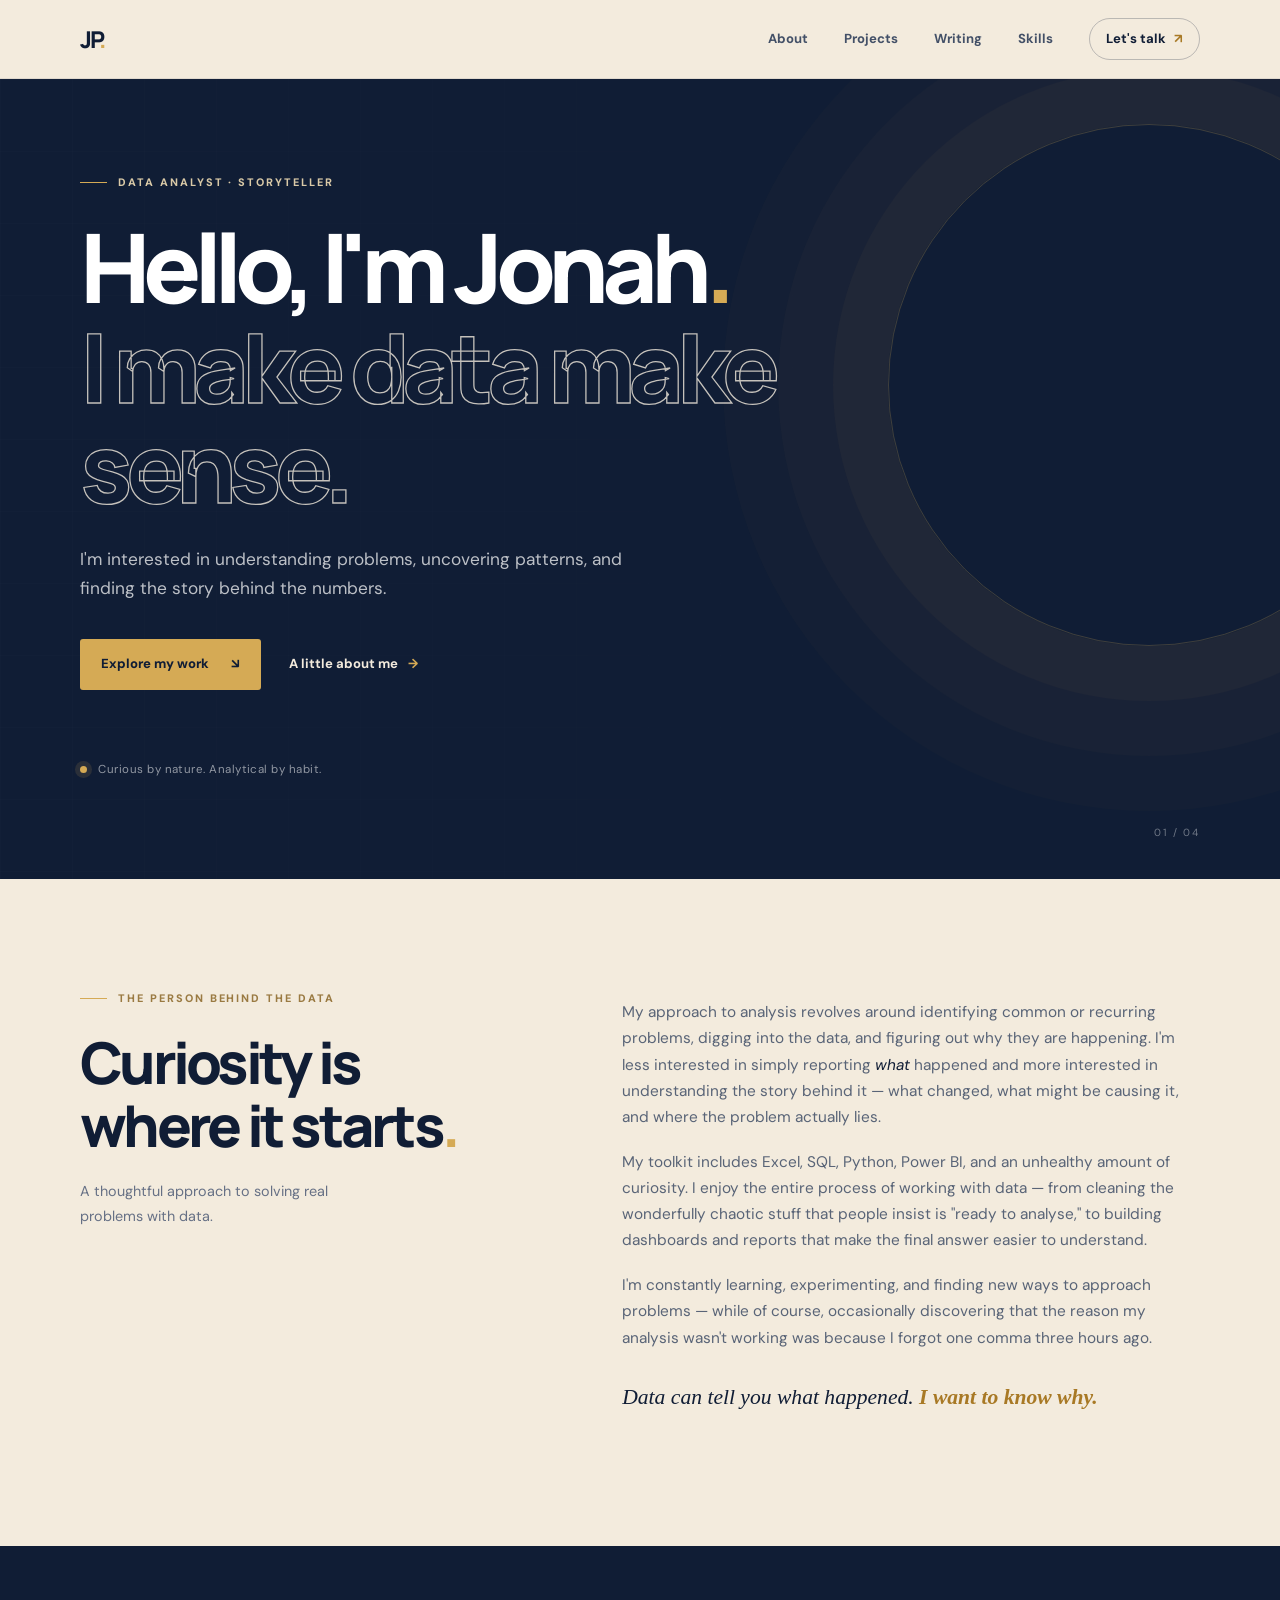
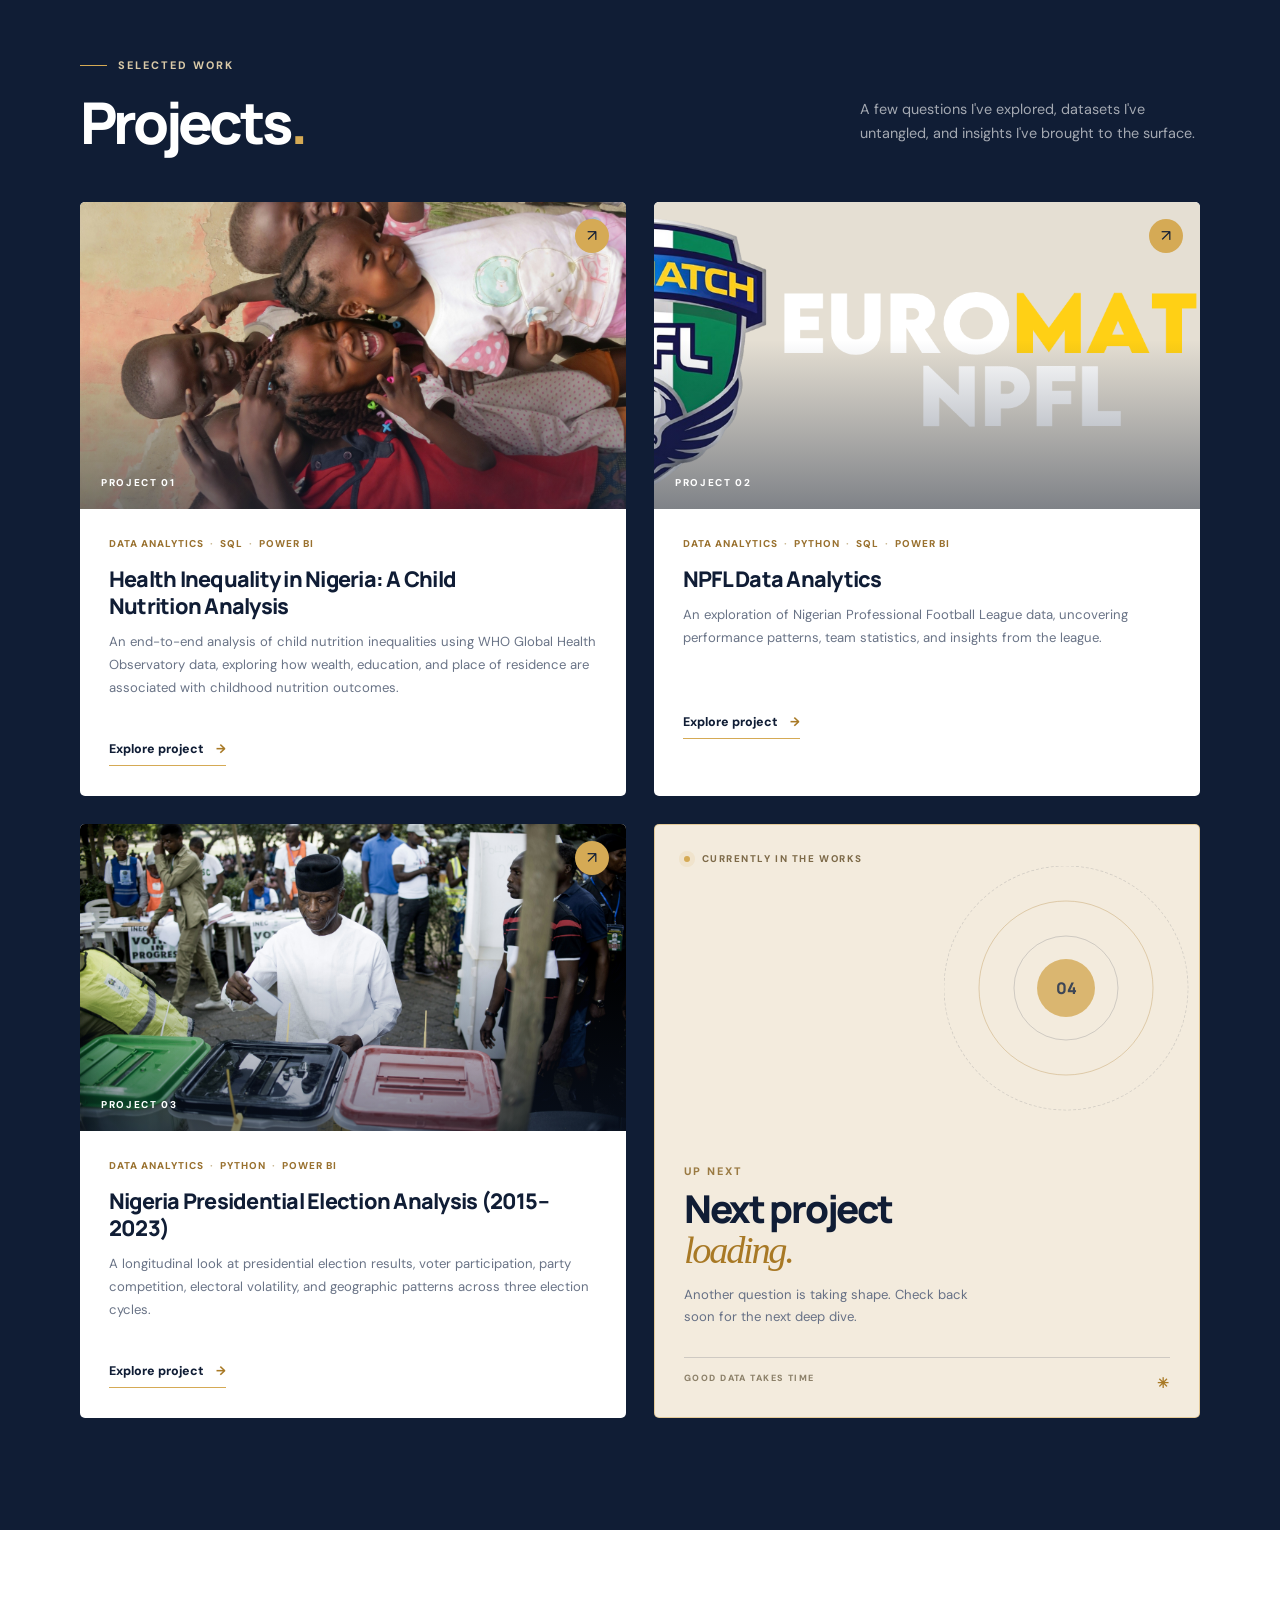
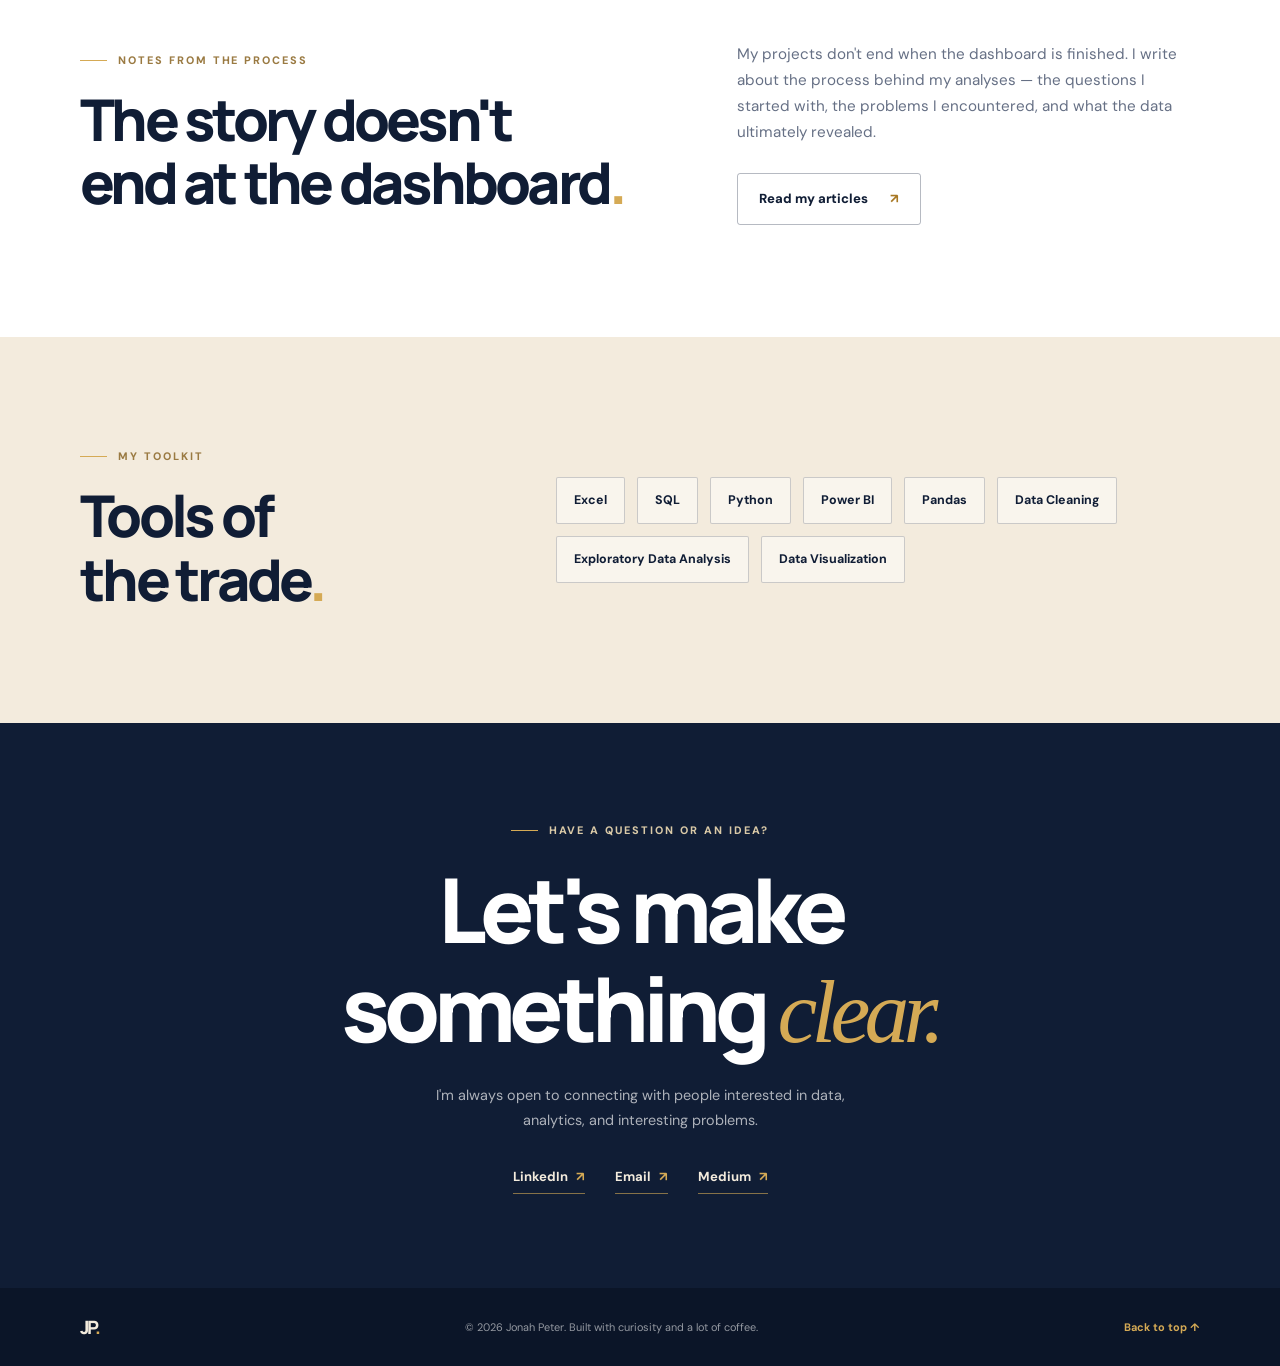
<file: index.html>
<!DOCTYPE html>
<html lang="en">
<head>
  <meta charset="UTF-8">
  <meta name="viewport" content="width=device-width, initial-scale=1.0">
  <meta name="description" content="Jonah Peter's data analytics portfolio — projects, insights and the stories behind the numbers.">
  <title>Jonah Peter | Data Analyst</title>
  <link rel="preconnect" href="https://fonts.googleapis.com">
  <link rel="preconnect" href="https://fonts.gstatic.com" crossorigin>
  <link href="https://fonts.googleapis.com/css2?family=DM+Sans:wght@400;500;600;700&family=Manrope:wght@400;500;600;700;800&display=swap" rel="stylesheet">
  <link rel="stylesheet" href="style.css">
</head>
<body>
  <nav class="site-nav">
    <div class="container nav-container">
      <a href="index.html" class="logo" aria-label="Jonah Peter homepage">JP<span>.</span></a>
      <div class="nav-links" aria-label="Main navigation">
        <a href="#about">About</a>
        <a href="#projects">Projects</a>
        <a href="#writing">Writing</a>
        <a href="#skills">Skills</a>
        <a href="#contact" class="nav-contact">Let's talk <span aria-hidden="true">↗</span></a>
      </div>
    </div>
  </nav>

  <header class="hero">
    <div class="hero-pattern" aria-hidden="true"></div>
    <div class="container hero-inner">
      <p class="eyebrow hero-eyebrow"><span class="eyebrow-line"></span> DATA ANALYST · STORYTELLER</p>
      <h1>Hello, I'm Jonah<span class="gold-dot">.</span><br><span class="hero-outline">I make data make sense.</span></h1>
      <p class="hero-description">I'm interested in understanding problems, uncovering patterns, and finding the story behind the numbers.</p>
      <div class="hero-actions">
        <a href="#projects" class="button button-gold">Explore my work <span aria-hidden="true">↘</span></a>
        <a href="#about" class="text-link hero-secondary">A little about me <span aria-hidden="true">→</span></a>
      </div>
      <div class="hero-footnote"><span class="status-dot"></span> Curious by nature. Analytical by habit.</div>
    </div>
    <div class="hero-index" aria-hidden="true">01 / 04</div>
  </header>

  <main>
    <section id="about" class="section about-section">
      <div class="container about-grid">
        <div class="section-intro">
          <p class="eyebrow"><span class="eyebrow-line"></span> THE PERSON BEHIND THE DATA</p>
          <h2>Curiosity is<br>where it starts<span class="gold-dot">.</span></h2>
          <p class="intro-note">A thoughtful approach to solving real problems with data.</p>
        </div>
        <div class="about-content">
          <p>My approach to analysis revolves around identifying common or recurring problems, digging into the data, and figuring out why they are happening. I'm less interested in simply reporting <em>what</em> happened and more interested in understanding the story behind it — what changed, what might be causing it, and where the problem actually lies.</p>
          <p>My toolkit includes Excel, SQL, Python, Power BI, and an unhealthy amount of curiosity. I enjoy the entire process of working with data — from cleaning the wonderfully chaotic stuff that people insist is "ready to analyse," to building dashboards and reports that make the final answer easier to understand.</p>
          <p>I'm constantly learning, experimenting, and finding new ways to approach problems — while of course, occasionally discovering that the reason my analysis wasn't working was because I forgot one comma three hours ago.</p>
          <p class="about-ending">Data can tell you what happened. <strong>I want to know why.</strong></p>
        </div>
      </div>
    </section>

    <section id="projects" class="section projects-section">
      <div class="container">
        <div class="projects-heading">
          <div>
            <p class="eyebrow"><span class="eyebrow-line"></span> SELECTED WORK</p>
            <h2>Projects<span class="gold-dot">.</span></h2>
          </div>
          <p class="projects-lede">A few questions I've explored, datasets I've untangled, and insights I've brought to the surface.</p>
        </div>

        <div class="project-grid">
          <article class="project-card">
            <a class="project-image-link" href="project-1.html" aria-label="View Health Inequality in Nigeria project">
              <img class="project-thumbnail" src="images/thumbnails/project1thumb.jpg" alt="Preview of the child nutrition and health inequality analysis" loading="lazy">
              <span class="image-index">PROJECT 01</span>
              <span class="image-arrow" aria-hidden="true">↗</span>
            </a>
            <div class="project-card-body">
              <p class="project-category">DATA ANALYTICS <span>·</span> SQL <span>·</span> POWER BI</p>
              <h3>Health Inequality in Nigeria: A Child Nutrition Analysis</h3>
              <p>An end-to-end analysis of child nutrition inequalities using WHO Global Health Observatory data, exploring how wealth, education, and place of residence are associated with childhood nutrition outcomes.</p>
              <a href="project-1.html" class="project-link">Explore project <span aria-hidden="true">→</span></a>
            </div>
          </article>

          <article class="project-card">
            <a class="project-image-link" href="project-2.html" aria-label="View NPFL Data Analytics project">
              <img class="project-thumbnail" src="images/thumbnails/project2thumb.png" alt="Preview of Nigerian Professional Football League data analysis" loading="lazy">
              <span class="image-index">PROJECT 02</span>
              <span class="image-arrow" aria-hidden="true">↗</span>
            </a>
            <div class="project-card-body">
              <p class="project-category">DATA ANALYTICS <span>·</span> PYTHON <span>·</span> SQL <span>·</span> POWER BI</p>
              <h3>NPFL Data Analytics</h3>
              <p>An exploration of Nigerian Professional Football League data, uncovering performance patterns, team statistics, and insights from the league.</p>
              <a href="project-2.html" class="project-link">Explore project <span aria-hidden="true">→</span></a>
            </div>
          </article>

          <article class="project-card">
            <a class="project-image-link" href="project-3.html" aria-label="View Nigeria Presidential Election Analysis project">
              <img class="project-thumbnail" src="images/thumbnails/project3thumb.jpg" alt="Preview of Nigeria presidential election analysis from 2015 to 2023" loading="lazy">
              <span class="image-index">PROJECT 03</span>
              <span class="image-arrow" aria-hidden="true">↗</span>
            </a>
            <div class="project-card-body">
              <p class="project-category">DATA ANALYTICS <span>·</span> PYTHON <span>·</span> POWER BI</p>
              <h3>Nigeria Presidential Election Analysis (2015–2023)</h3>
              <p>A longitudinal look at presidential election results, voter participation, party competition, electoral volatility, and geographic patterns across three election cycles.</p>
              <a href="project-3.html" class="project-link">Explore project <span aria-hidden="true">→</span></a>
            </div>
          </article>

          <article class="next-project-card" aria-label="Next project loading">
            <div class="next-card-top"><span class="loading-dot"></span> CURRENTLY IN THE WORKS</div>
            <div class="next-card-art" aria-hidden="true">
              <span class="orbit orbit-one"></span><span class="orbit orbit-two"></span><span class="orbit orbit-three"></span>
              <span class="orbit-core">04</span>
            </div>
            <div class="next-card-copy">
              <p class="eyebrow">UP NEXT</p>
              <h3>Next project<br><span>loading.</span></h3>
              <p>Another question is taking shape. Check back soon for the next deep dive.</p>
            </div>
            <span class="next-card-footer">GOOD DATA TAKES TIME <span aria-hidden="true">✳</span></span>
          </article>
        </div>
      </div>
    </section>

    <section id="writing" class="section writing-section">
      <div class="container writing-grid">
        <div>
          <p class="eyebrow"><span class="eyebrow-line"></span> NOTES FROM THE PROCESS</p>
          <h2>The story doesn't<br>end at the dashboard<span class="gold-dot">.</span></h2>
        </div>
        <div class="writing-content">
          <p>My projects don't end when the dashboard is finished. I write about the process behind my analyses — the questions I started with, the problems I encountered, and what the data ultimately revealed.</p>
          <a href="https://medium.com/@Lagoju" class="button button-outline" target="_blank" rel="noopener noreferrer">Read my articles <span aria-hidden="true">↗</span></a>
        </div>
      </div>
    </section>

    <section id="skills" class="section skills-section">
      <div class="container skills-layout">
        <div class="skills-heading">
          <p class="eyebrow"><span class="eyebrow-line"></span> MY TOOLKIT</p>
          <h2>Tools of<br>the trade<span class="gold-dot">.</span></h2>
        </div>
        <div class="skills-list" aria-label="Skills and tools">
          <span>Excel</span><span>SQL</span><span>Python</span><span>Power BI</span><span>Pandas</span><span>Data Cleaning</span><span>Exploratory Data Analysis</span><span>Data Visualization</span>
        </div>
      </div>
    </section>

    <section id="contact" class="contact-section">
      <div class="container contact-inner">
        <p class="eyebrow"><span class="eyebrow-line"></span> HAVE A QUESTION OR AN IDEA?</p>
        <h2>Let's make<br>something <span>clear.</span></h2>
        <p>I'm always open to connecting with people interested in data, analytics, and interesting problems.</p>
        <div class="contact-links">
          <a href="https://www.linkedin.com/in/jonah-peter/" target="_blank" rel="noopener noreferrer">LinkedIn <span aria-hidden="true">↗</span></a>
          <a href="mailto:jonahpeter96@gmail.com">Email <span aria-hidden="true">↗</span></a>
          <a href="https://medium.com/@Lagoju" target="_blank" rel="noopener noreferrer">Medium <span aria-hidden="true">↗</span></a>
        </div>
      </div>
    </section>
  </main>

  <footer class="site-footer">
    <div class="container footer-inner"><a href="index.html" class="footer-logo">JP<span>.</span></a><p>© 2026 Jonah Peter. Built with curiosity and a lot of coffee.</p><a href="#top" class="back-top">Back to top ↑</a></div>
  </footer>
</body>
</html>
</file>
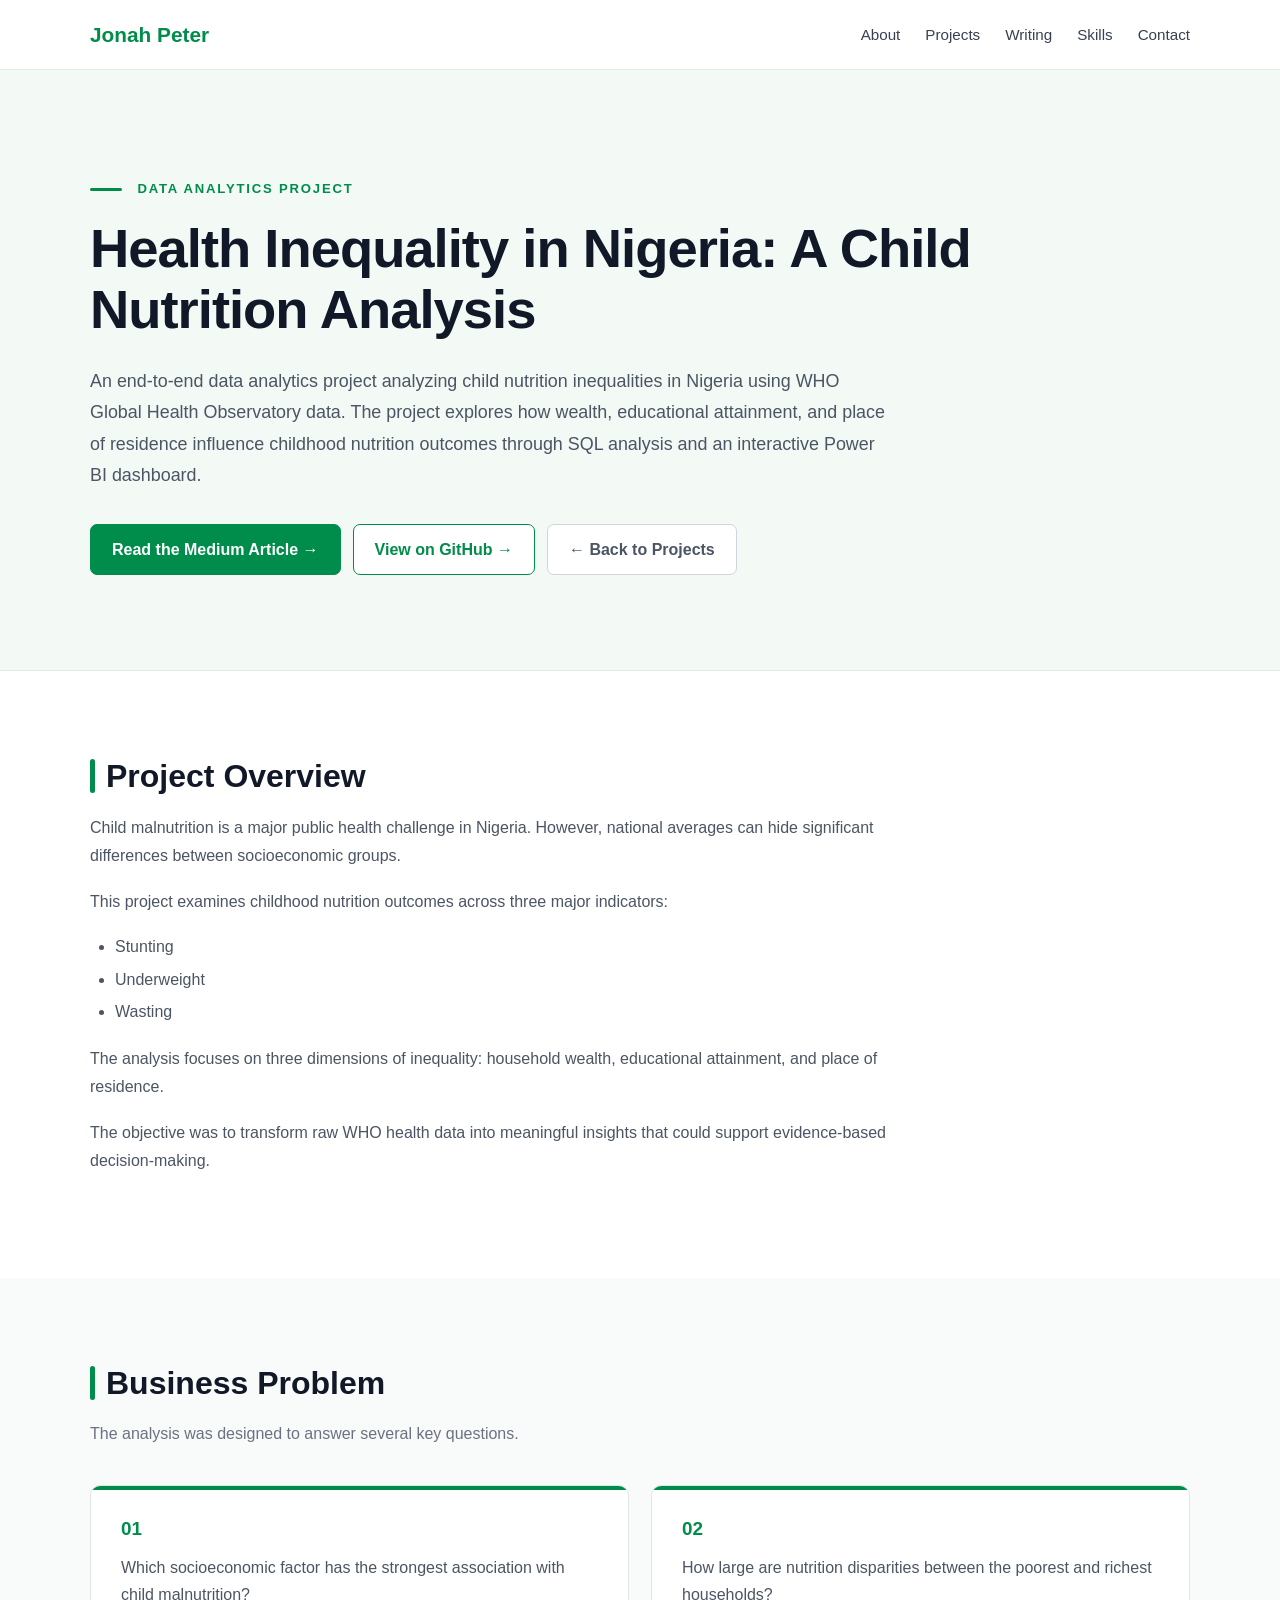
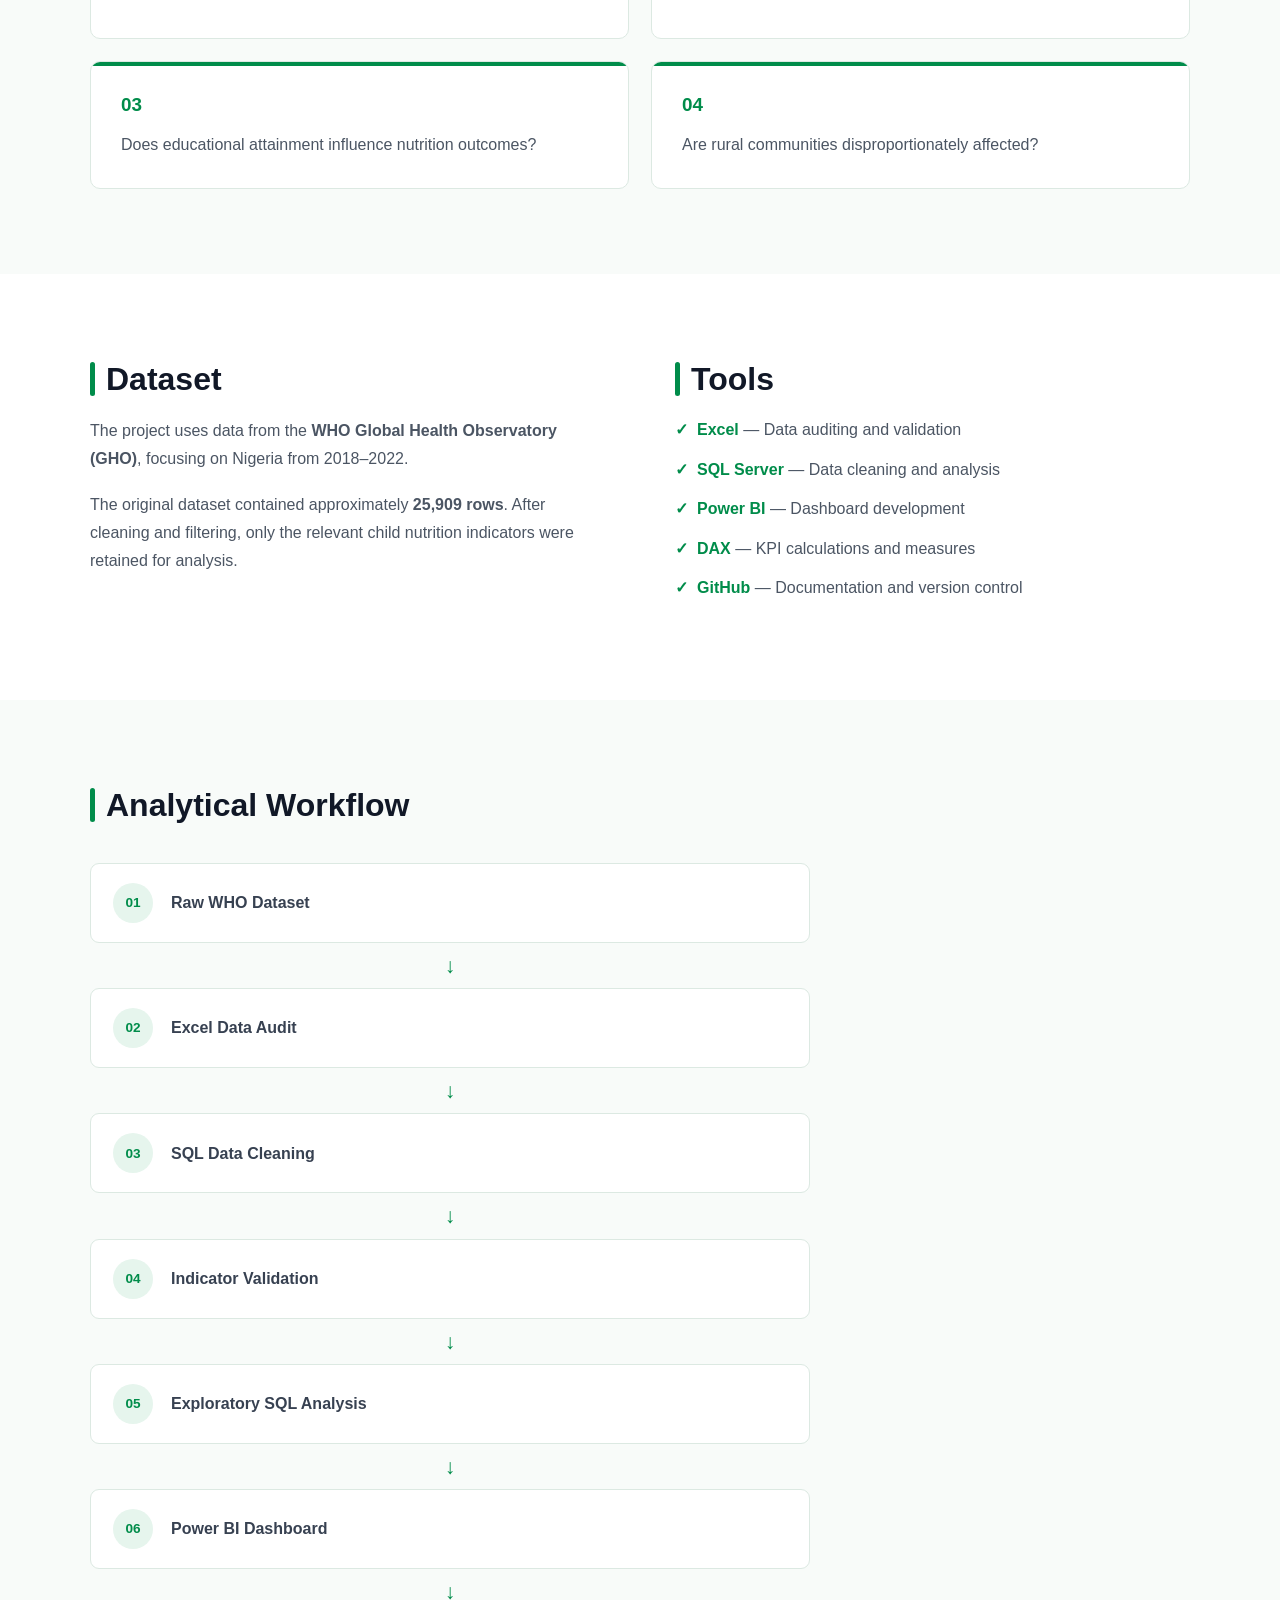
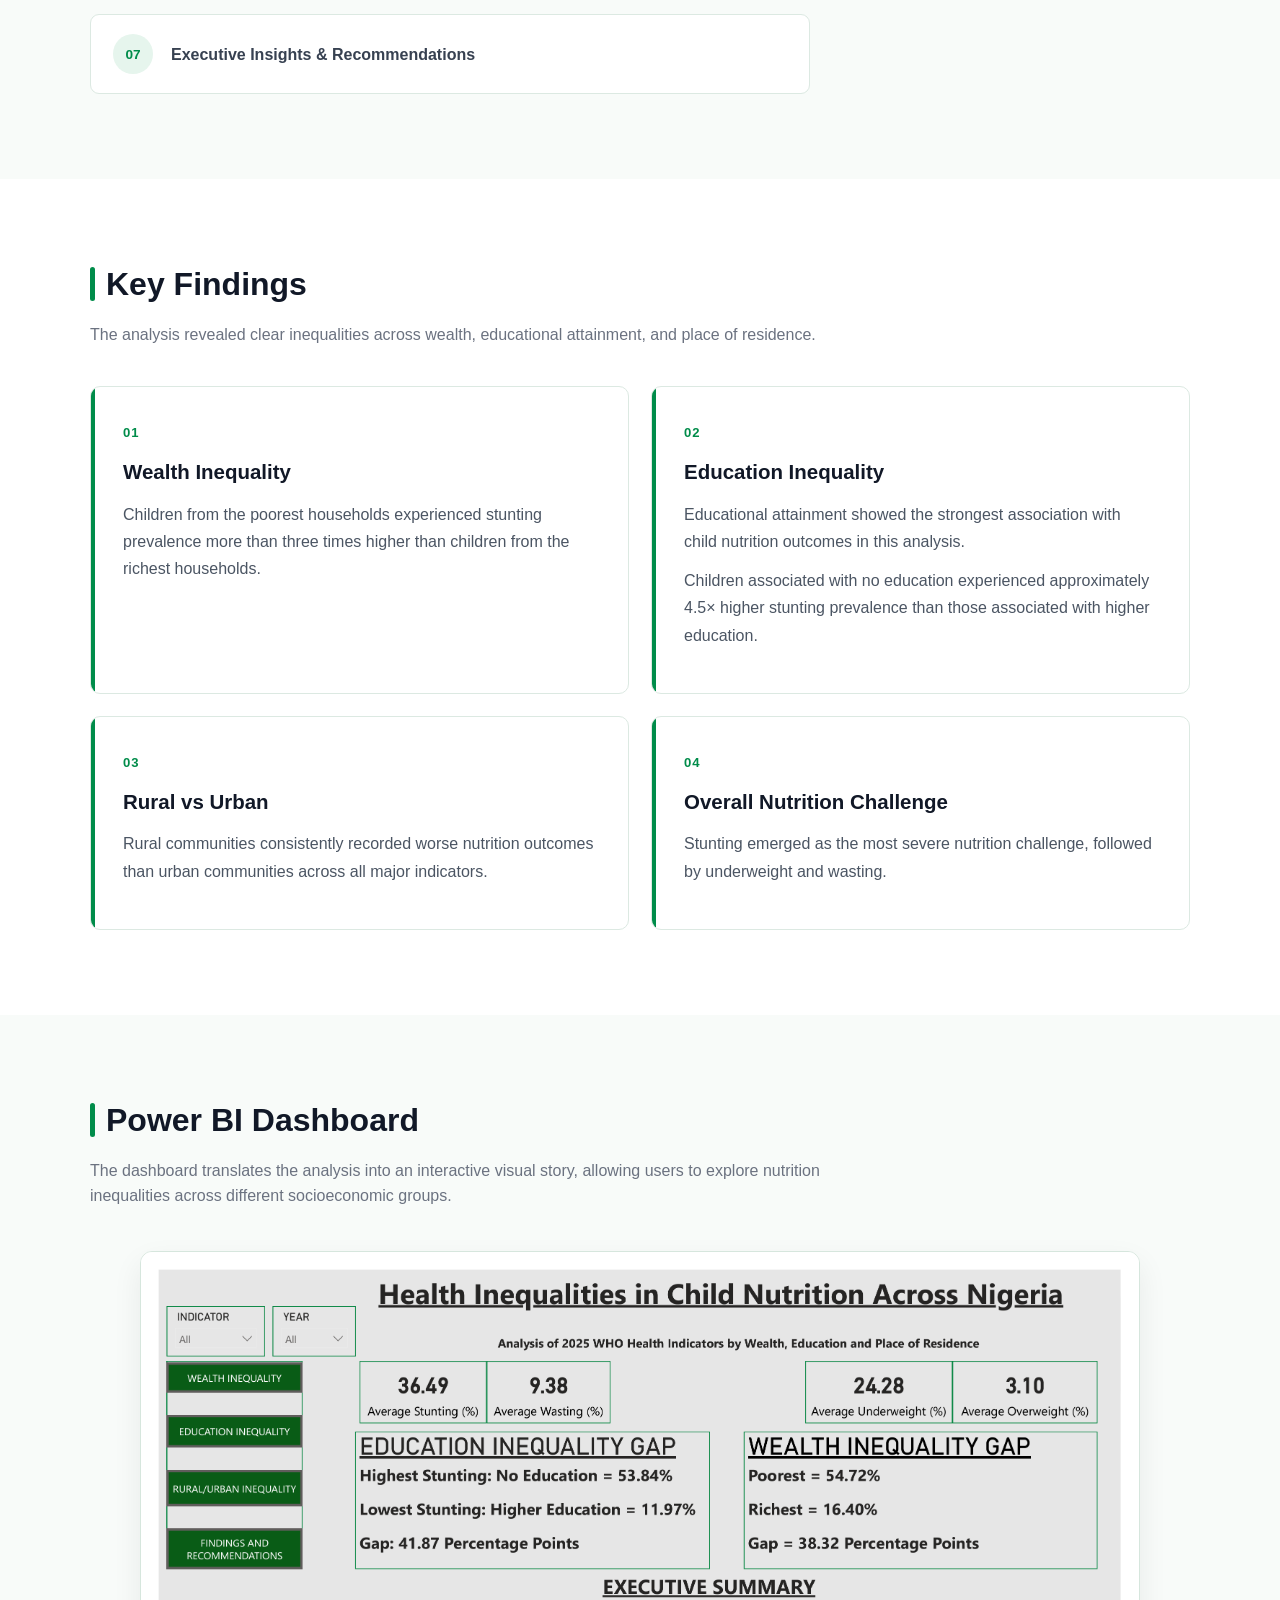
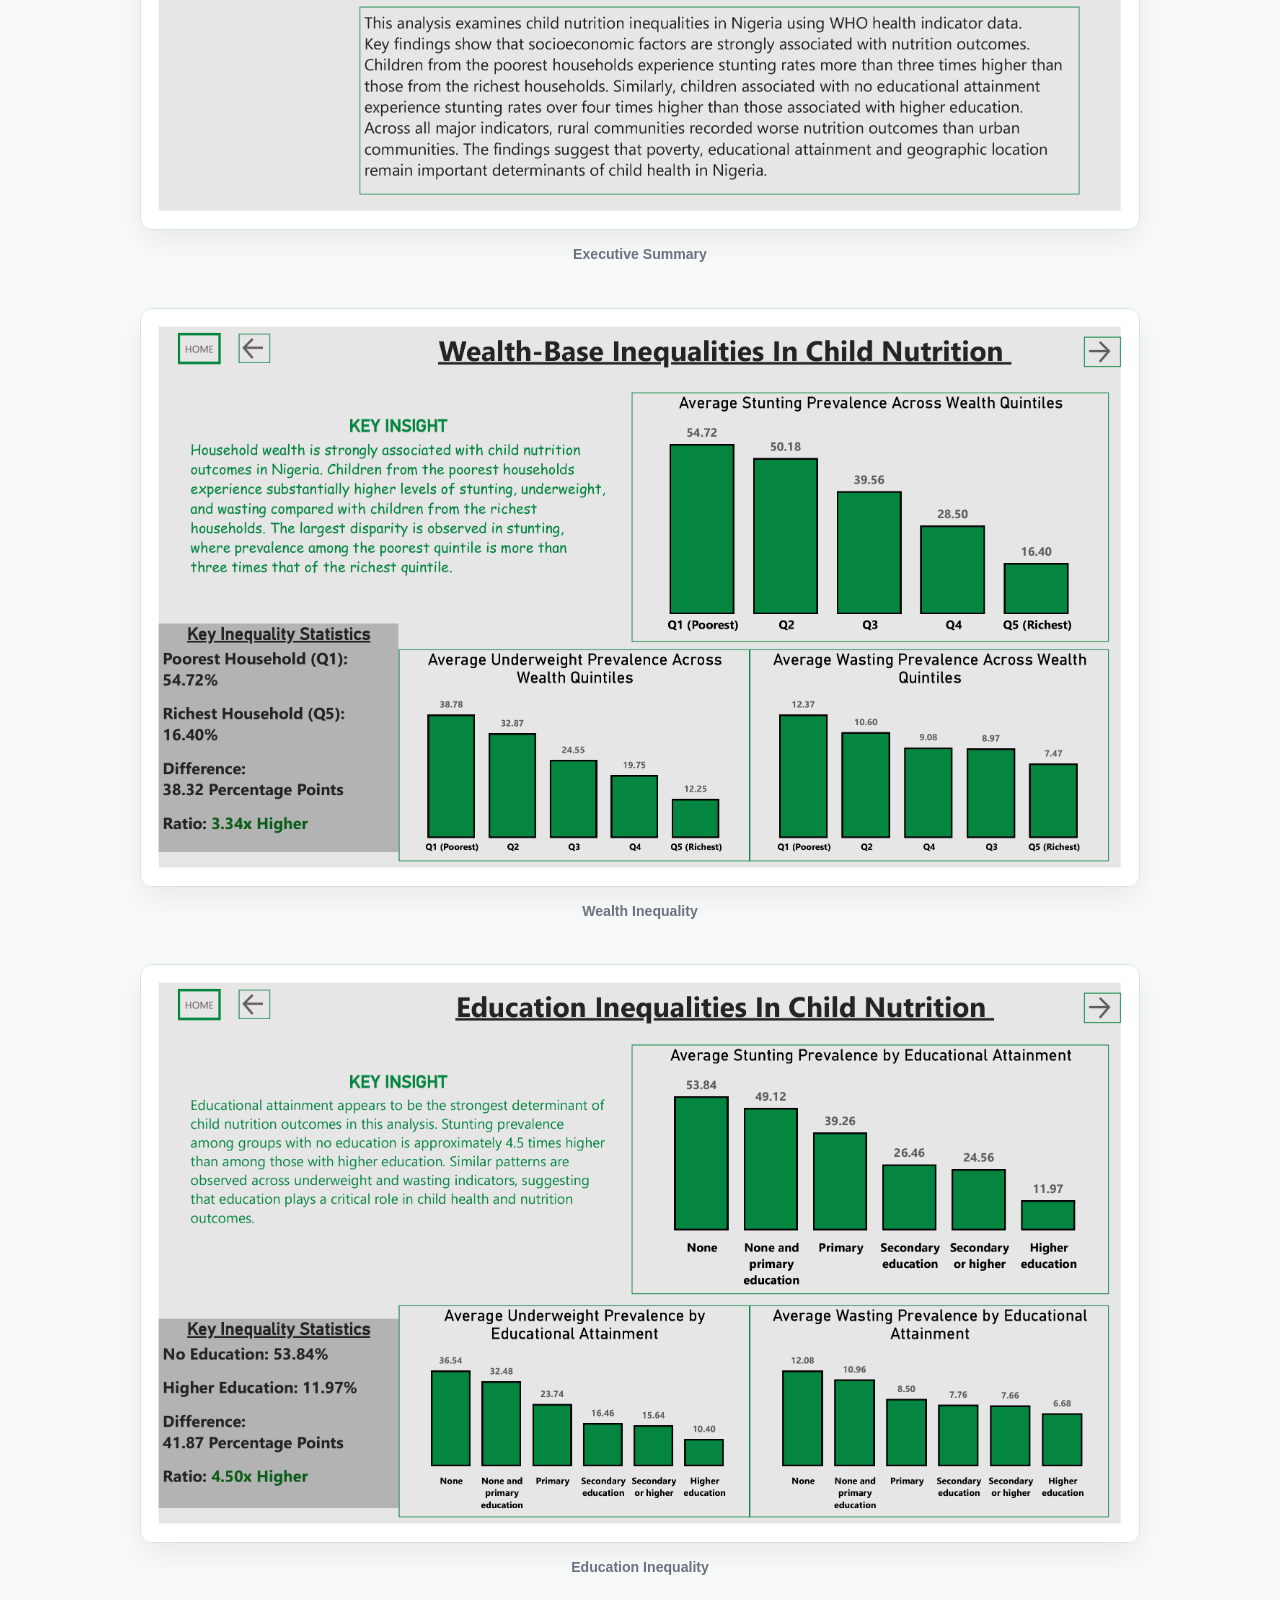
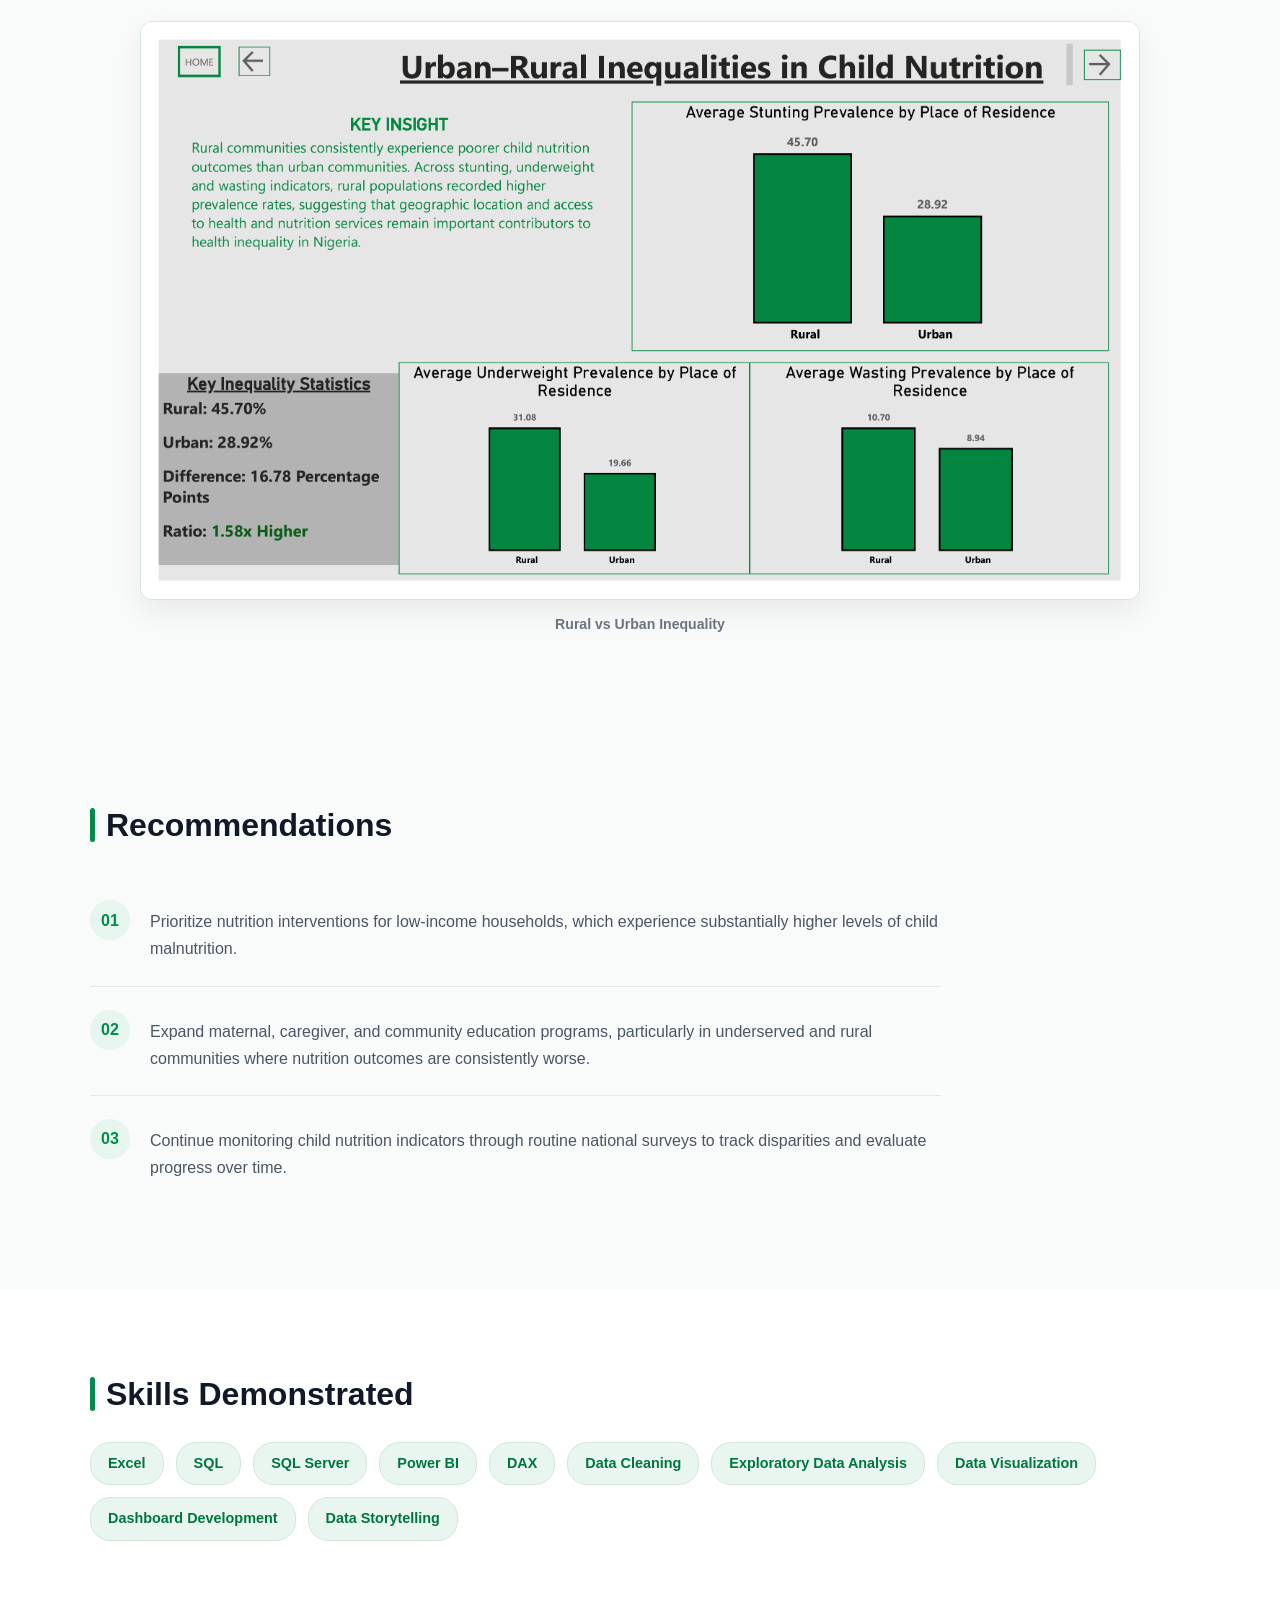
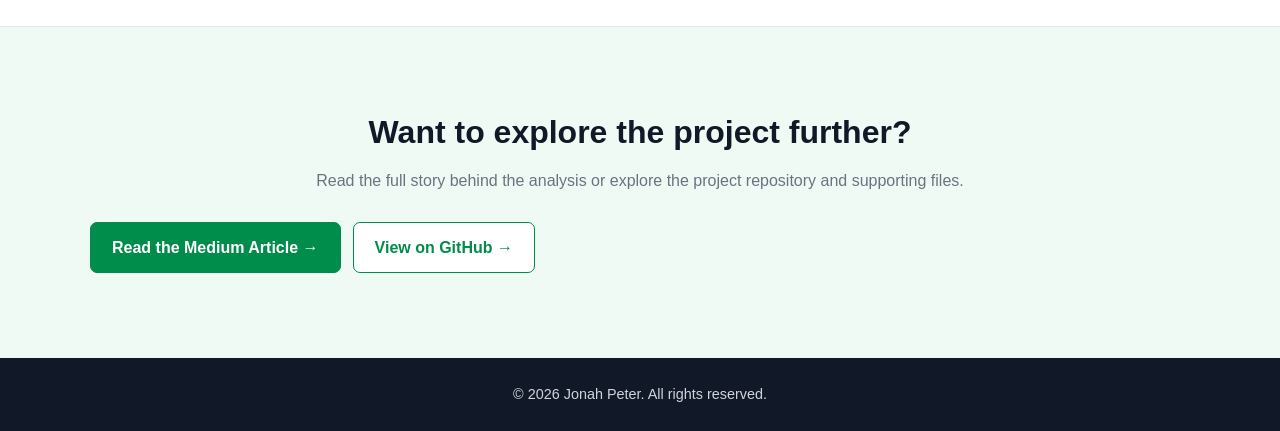
<file: project-1.html>
<!DOCTYPE html>
<html lang="en">
<head>
    <meta charset="UTF-8">
    <meta name="viewport" content="width=device-width, initial-scale=1.0">

    <title>Health Inequality in Nigeria | Jonah Peter</title>

    <link rel="stylesheet" href="project-1.css">
</head>

<body>

    <!-- =========================
         NAVIGATION
    ========================== -->

    <nav>
        <div class="nav-container">

            <a href="index.html" class="logo">
                Jonah Peter
            </a>

            <ul class="nav-links">
                <li><a href="index.html#about">About</a></li>
                <li><a href="index.html#projects">Projects</a></li>
                <li><a href="index.html#writing">Writing</a></li>
                <li><a href="index.html#skills">Skills</a></li>
                <li><a href="index.html#contact">Contact</a></li>
            </ul>

        </div>
    </nav>


    <!-- =========================
         PROJECT HERO
    ========================== -->

    <header class="project-hero">

        <div class="container">

            <p class="project-label">
                DATA ANALYTICS PROJECT
            </p>

            <h1>
                Health Inequality in Nigeria:
                A Child Nutrition Analysis
            </h1>

            <p class="project-intro">
                An end-to-end data analytics project analyzing child nutrition
                inequalities in Nigeria using WHO Global Health Observatory data.
                The project explores how wealth, educational attainment, and
                place of residence influence childhood nutrition outcomes through
                SQL analysis and an interactive Power BI dashboard.
            </p>

            <div class="project-buttons">

                <a
                    href="https://medium.com/@Lagoju/behind-the-scenes-health-inequality-in-nigeria-a-child-nutrition-analysis-4e0bc74fcf6e"
                    target="_blank"
                    class="btn btn-primary"
                >
                    Read the Medium Article →
                </a>

                <a
                    href="https://github.com/Lagoju/health-inequality-nigeria-analysis"
                    target="_blank"
                    class="btn btn-secondary"
                >
                    View on GitHub →
                </a>

                <a
                    href="index.html#projects"
                    class="btn btn-back"
                >
                    ← Back to Projects
                </a>

            </div>

        </div>

    </header>


    <!-- =========================
         PROJECT OVERVIEW
    ========================== -->

    <section>

        <div class="container">

            <h2>Project Overview</h2>

            <div class="content">

                <p>
                    Child malnutrition is a major public health challenge in
                    Nigeria. However, national averages can hide significant
                    differences between socioeconomic groups.
                </p>

                <p>
                    This project examines childhood nutrition outcomes across
                    three major indicators:
                </p>

                <ul>
                    <li>Stunting</li>
                    <li>Underweight</li>
                    <li>Wasting</li>
                </ul>

                <p>
                    The analysis focuses on three dimensions of inequality:
                    household wealth, educational attainment, and place of
                    residence.
                </p>

                <p>
                    The objective was to transform raw WHO health data into
                    meaningful insights that could support evidence-based
                    decision-making.
                </p>

            </div>

        </div>

    </section>


    <!-- =========================
         BUSINESS PROBLEM
    ========================== -->

    <section class="light-section">

        <div class="container">

            <h2>Business Problem</h2>

            <p class="section-intro">
                The analysis was designed to answer several key questions.
            </p>

            <div class="questions-grid">

                <div class="question-card">
                    <h3>01</h3>
                    <p>
                        Which socioeconomic factor has the strongest association
                        with child malnutrition?
                    </p>
                </div>

                <div class="question-card">
                    <h3>02</h3>
                    <p>
                        How large are nutrition disparities between the poorest
                        and richest households?
                    </p>
                </div>

                <div class="question-card">
                    <h3>03</h3>
                    <p>
                        Does educational attainment influence nutrition outcomes?
                    </p>
                </div>

                <div class="question-card">
                    <h3>04</h3>
                    <p>
                        Are rural communities disproportionately affected?
                    </p>
                </div>

            </div>

        </div>

    </section>


    <!-- =========================
         DATA & TOOLS
    ========================== -->

    <section>

        <div class="container">

            <div class="two-column">

                <div>

                    <h2>Dataset</h2>

                    <p>
                        The project uses data from the
                        <strong>WHO Global Health Observatory (GHO)</strong>,
                        focusing on Nigeria from 2018–2022.
                    </p>

                    <p>
                        The original dataset contained approximately
                        <strong>25,909 rows</strong>. After cleaning and
                        filtering, only the relevant child nutrition indicators
                        were retained for analysis.
                    </p>

                </div>

                <div>

                    <h2>Tools</h2>

                    <ul class="tools-list">
                        <li><strong>Excel</strong> — Data auditing and validation</li>
                        <li><strong>SQL Server</strong> — Data cleaning and analysis</li>
                        <li><strong>Power BI</strong> — Dashboard development</li>
                        <li><strong>DAX</strong> — KPI calculations and measures</li>
                        <li><strong>GitHub</strong> — Documentation and version control</li>
                    </ul>

                </div>

            </div>

        </div>

    </section>


    <!-- =========================
         WORKFLOW
    ========================== -->

    <section class="light-section">

        <div class="container">

            <h2>Analytical Workflow</h2>

            <div class="workflow">

                <div class="workflow-step">
                    <span>01</span>
                    <p>Raw WHO Dataset</p>
                </div>

                <div class="workflow-arrow">↓</div>

                <div class="workflow-step">
                    <span>02</span>
                    <p>Excel Data Audit</p>
                </div>

                <div class="workflow-arrow">↓</div>

                <div class="workflow-step">
                    <span>03</span>
                    <p>SQL Data Cleaning</p>
                </div>

                <div class="workflow-arrow">↓</div>

                <div class="workflow-step">
                    <span>04</span>
                    <p>Indicator Validation</p>
                </div>

                <div class="workflow-arrow">↓</div>

                <div class="workflow-step">
                    <span>05</span>
                    <p>Exploratory SQL Analysis</p>
                </div>

                <div class="workflow-arrow">↓</div>

                <div class="workflow-step">
                    <span>06</span>
                    <p>Power BI Dashboard</p>
                </div>

                <div class="workflow-arrow">↓</div>

                <div class="workflow-step">
                    <span>07</span>
                    <p>Executive Insights & Recommendations</p>
                </div>

            </div>

        </div>

    </section>


    <!-- =========================
         KEY FINDINGS
    ========================== -->

    <section>

        <div class="container">

            <h2>Key Findings</h2>

            <p class="section-intro">
                The analysis revealed clear inequalities across wealth,
                educational attainment, and place of residence.
            </p>

            <div class="findings-grid">

                <div class="finding-card">
                    <span class="finding-number">01</span>

                    <h3>Wealth Inequality</h3>

                    <p>
                        Children from the poorest households experienced
                        stunting prevalence more than three times higher than
                        children from the richest households.
                    </p>
                </div>


                <div class="finding-card">
                    <span class="finding-number">02</span>

                    <h3>Education Inequality</h3>

                    <p>
                        Educational attainment showed the strongest association
                        with child nutrition outcomes in this analysis.
                    </p>

                    <p>
                        Children associated with no education experienced
                        approximately 4.5× higher stunting prevalence than
                        those associated with higher education.
                    </p>
                </div>


                <div class="finding-card">
                    <span class="finding-number">03</span>

                    <h3>Rural vs Urban</h3>

                    <p>
                        Rural communities consistently recorded worse nutrition
                        outcomes than urban communities across all major
                        indicators.
                    </p>
                </div>


                <div class="finding-card">
                    <span class="finding-number">04</span>

                    <h3>Overall Nutrition Challenge</h3>

                    <p>
                        Stunting emerged as the most severe nutrition challenge,
                        followed by underweight and wasting.
                    </p>
                </div>

            </div>

        </div>

    </section>


    <!-- =========================
         DASHBOARD
    ========================== -->

    <section class="dashboard-section">

        <div class="container">

            <h2>Power BI Dashboard</h2>

            <p class="section-intro">
                The dashboard translates the analysis into an interactive
                visual story, allowing users to explore nutrition inequalities
                across different socioeconomic groups.
            </p>


            <div class="dashboard-image">

                <img
                    src="images/project-1-health-inequality/executive-summary.png"
                    alt="Health inequality executive summary dashboard"
                >

                <p class="image-caption">
                    Executive Summary
                </p>

            </div>


            <div class="dashboard-image">

                <img
                    src="images/project-1-health-inequality/wealth-inequality.png"
                    alt="Wealth inequality dashboard"
                >

                <p class="image-caption">
                    Wealth Inequality
                </p>

            </div>


            <div class="dashboard-image">

                <img
                    src="images/project-1-health-inequality/educational-inequality.png"
                    alt="Educational inequality dashboard"
                >

                <p class="image-caption">
                    Education Inequality
                </p>

            </div>


            <div class="dashboard-image">

                <img
                    src="images/project-1-health-inequality/residence-inequality.png"
                    alt="Rural versus urban inequality dashboard"
                >

                <p class="image-caption">
                    Rural vs Urban Inequality
                </p>

            </div>

        </div>

    </section>


    <!-- =========================
         RECOMMENDATIONS
    ========================== -->

    <section class="light-section">

        <div class="container">

            <h2>Recommendations</h2>

            <div class="recommendations">

                <div class="recommendation">
                    <span>01</span>

                    <p>
                        Prioritize nutrition interventions for low-income
                        households, which experience substantially higher levels
                        of child malnutrition.
                    </p>
                </div>


                <div class="recommendation">
                    <span>02</span>

                    <p>
                        Expand maternal, caregiver, and community education
                        programs, particularly in underserved and rural
                        communities where nutrition outcomes are consistently
                        worse.
                    </p>
                </div>


                <div class="recommendation">
                    <span>03</span>

                    <p>
                        Continue monitoring child nutrition indicators through
                        routine national surveys to track disparities and
                        evaluate progress over time.
                    </p>
                </div>

            </div>

        </div>

    </section>


    <!-- =========================
         SKILLS DEMONSTRATED
    ========================== -->

    <section>

        <div class="container">

            <h2>Skills Demonstrated</h2>

            <div class="skills-list">

                <span>Excel</span>
                <span>SQL</span>
                <span>SQL Server</span>
                <span>Power BI</span>
                <span>DAX</span>
                <span>Data Cleaning</span>
                <span>Exploratory Data Analysis</span>
                <span>Data Visualization</span>
                <span>Dashboard Development</span>
                <span>Data Storytelling</span>

            </div>

        </div>

    </section>


    <!-- =========================
         FINAL CTA
    ========================== -->

    <section class="final-cta">

        <div class="container">

            <h2>
                Want to explore the project further?
            </h2>

            <p>
                Read the full story behind the analysis or explore the project
                repository and supporting files.
            </p>

            <div class="project-buttons">

                <a
                    href="https://medium.com/@Lagoju/behind-the-scenes-health-inequality-in-nigeria-a-child-nutrition-analysis-4e0bc74fcf6e"
                    target="_blank"
                    class="btn btn-primary"
                >
                    Read the Medium Article →
                </a>

                <a
                    href="https://github.com/Lagoju/health-inequality-nigeria-analysis"
                    target="_blank"
                    class="btn btn-secondary"
                >
                    View on GitHub →
                </a>

            </div>

        </div>

    </section>


    <!-- =========================
         FOOTER
    ========================== -->

    <footer>

        <div class="container">

            <p>
                © 2026 Jonah Peter. All rights reserved.
            </p>

        </div>

    </footer>

</body>
</html>
</file>
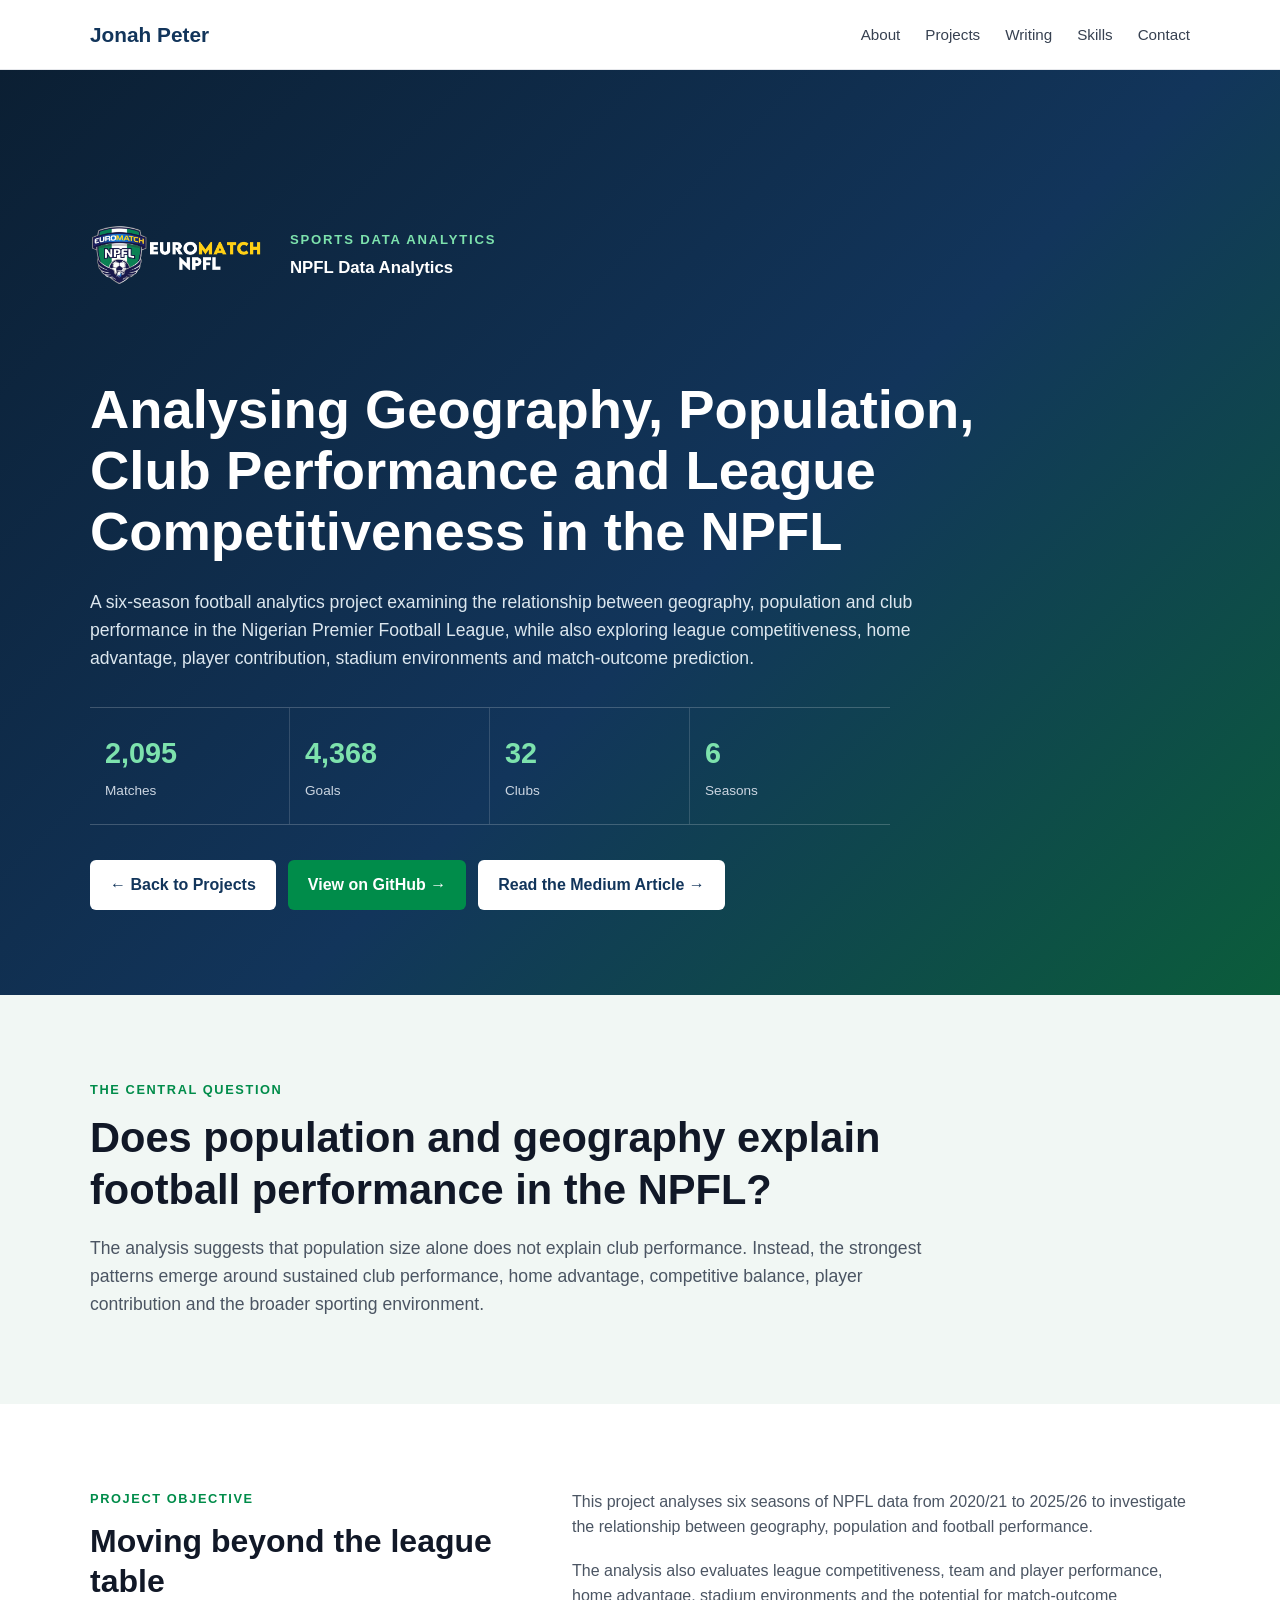
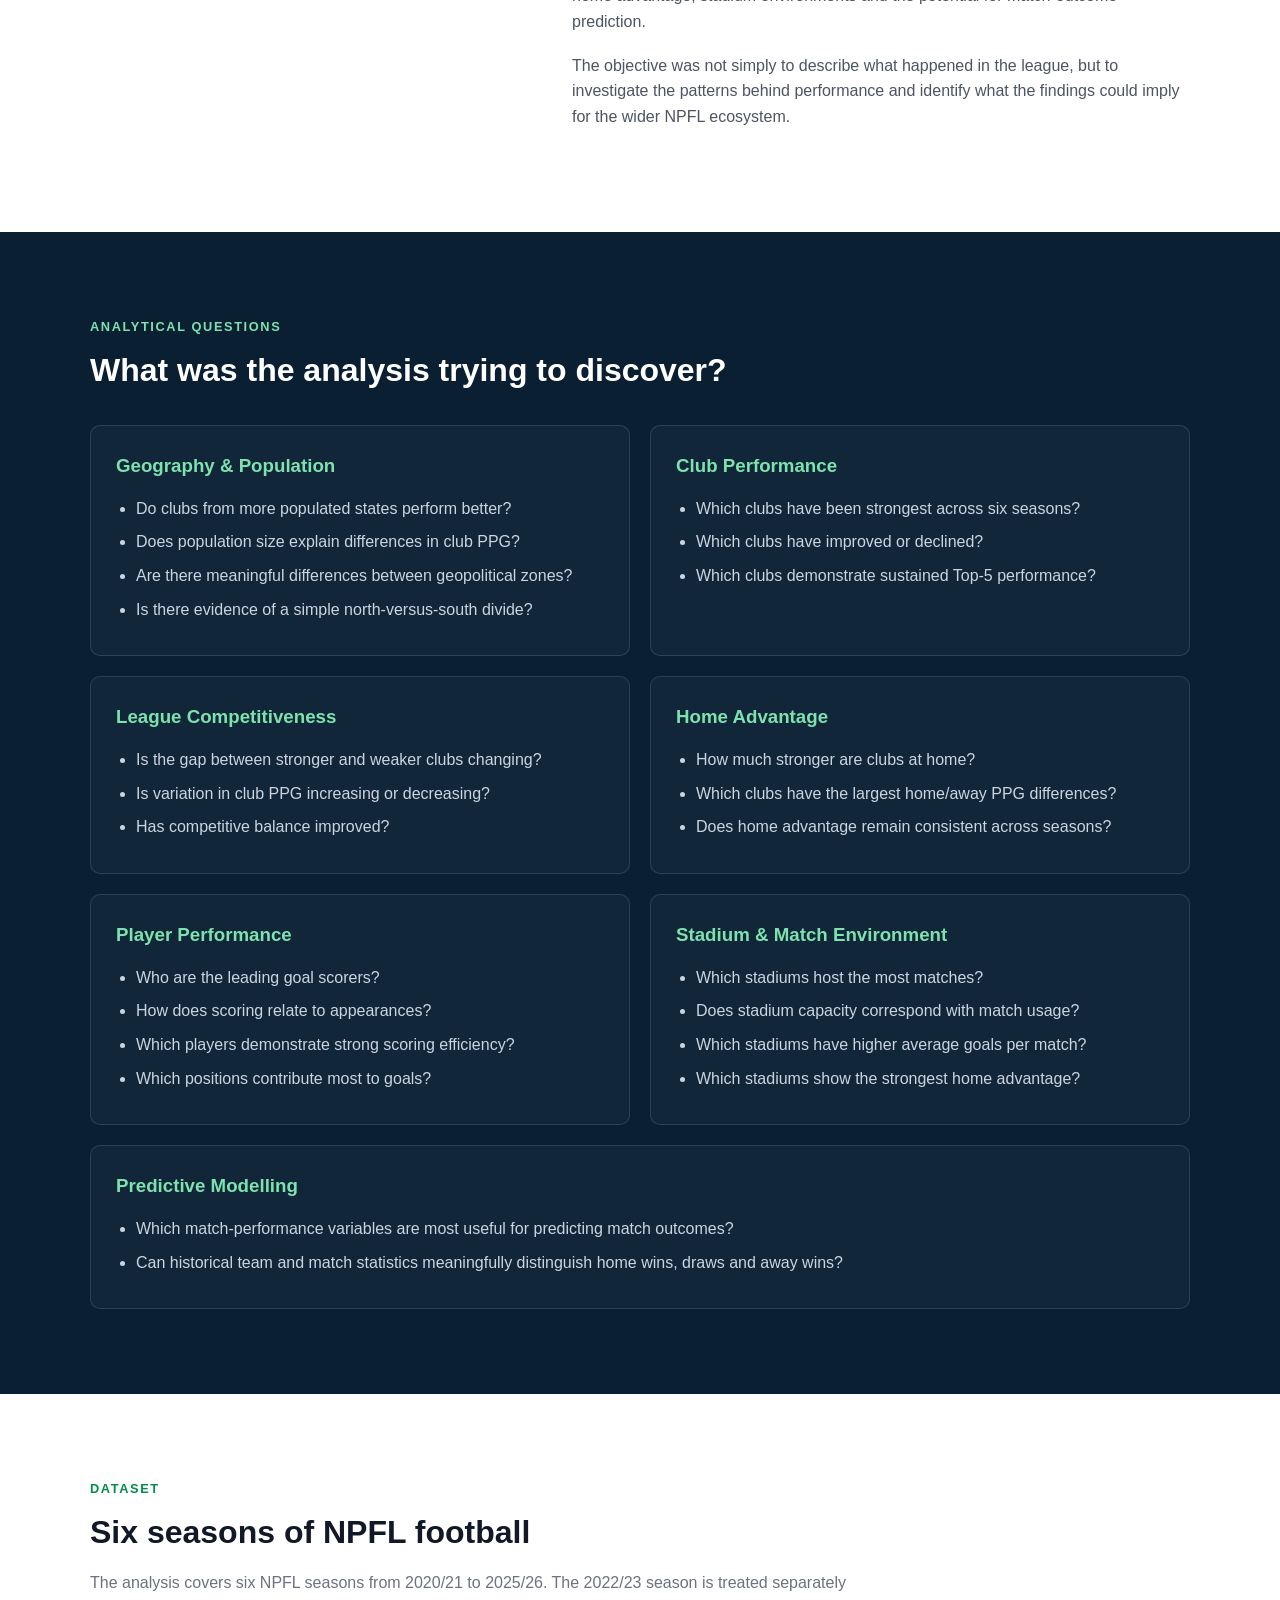
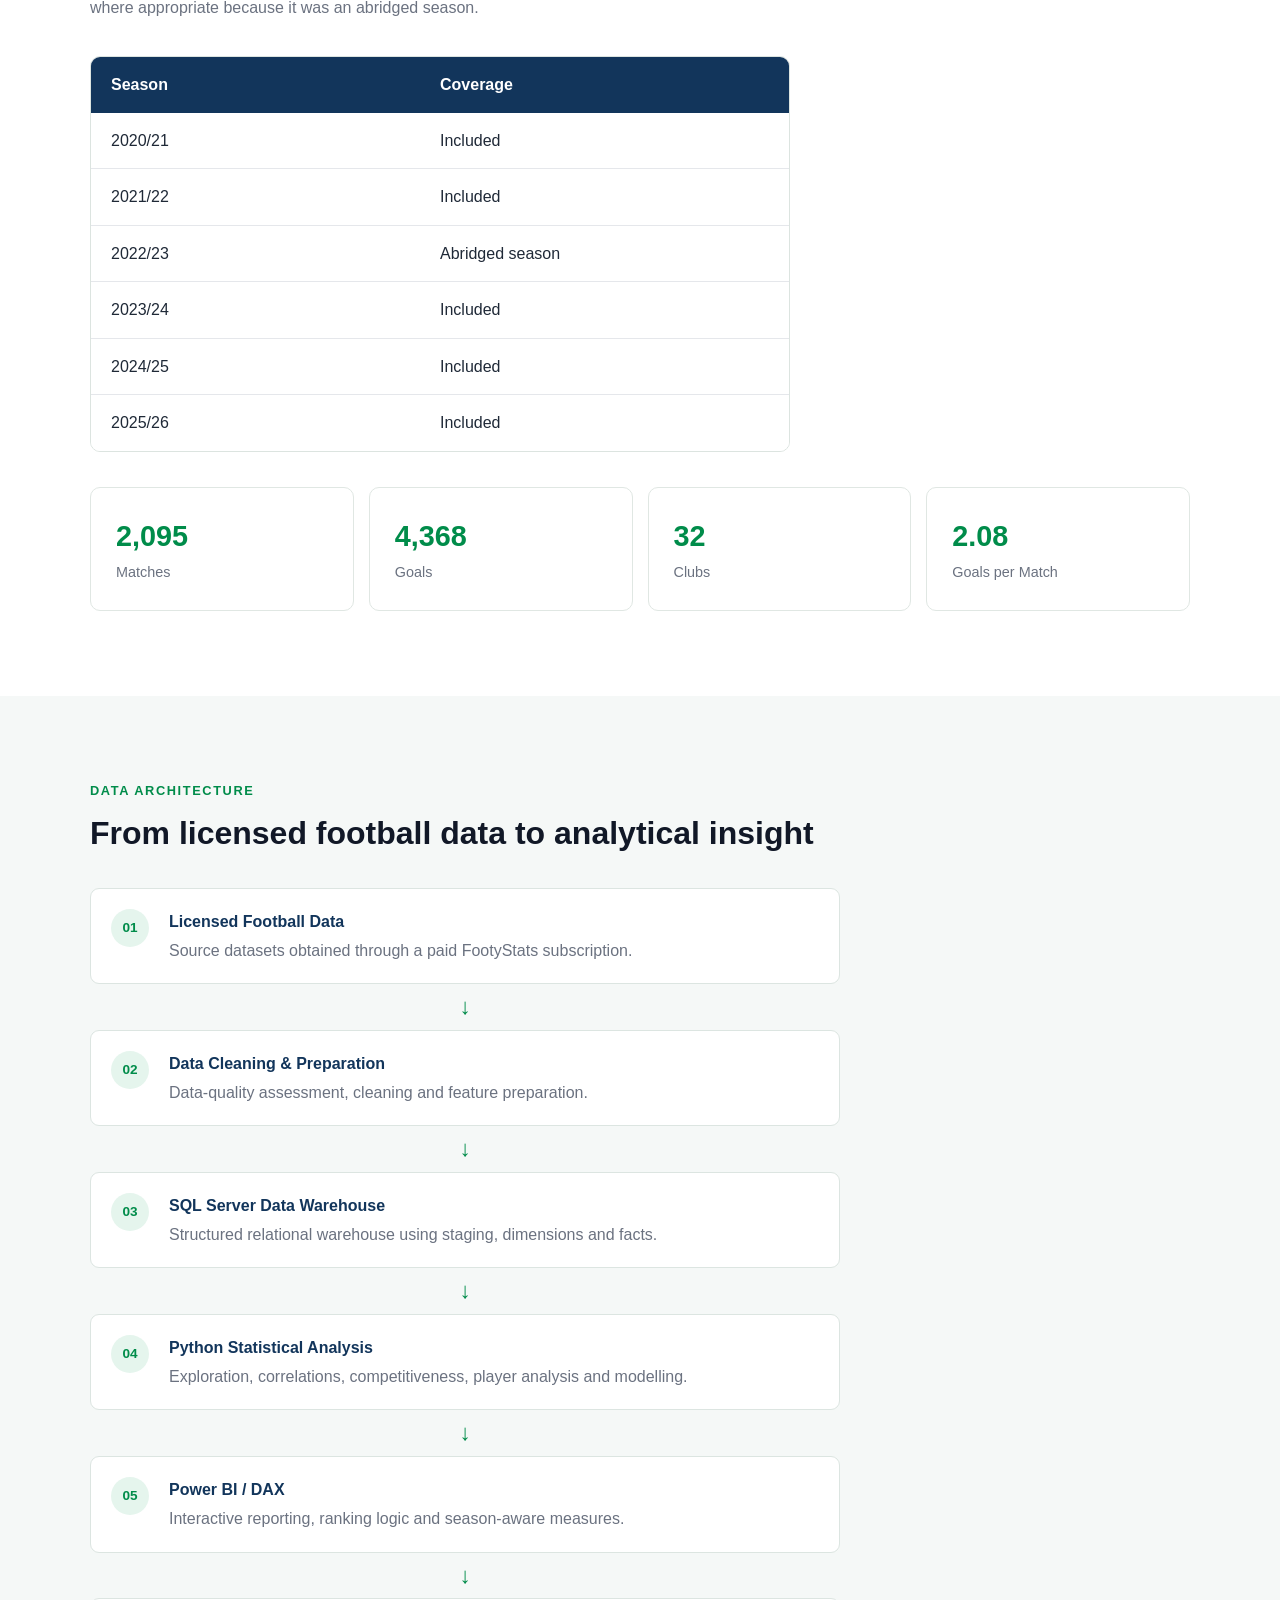
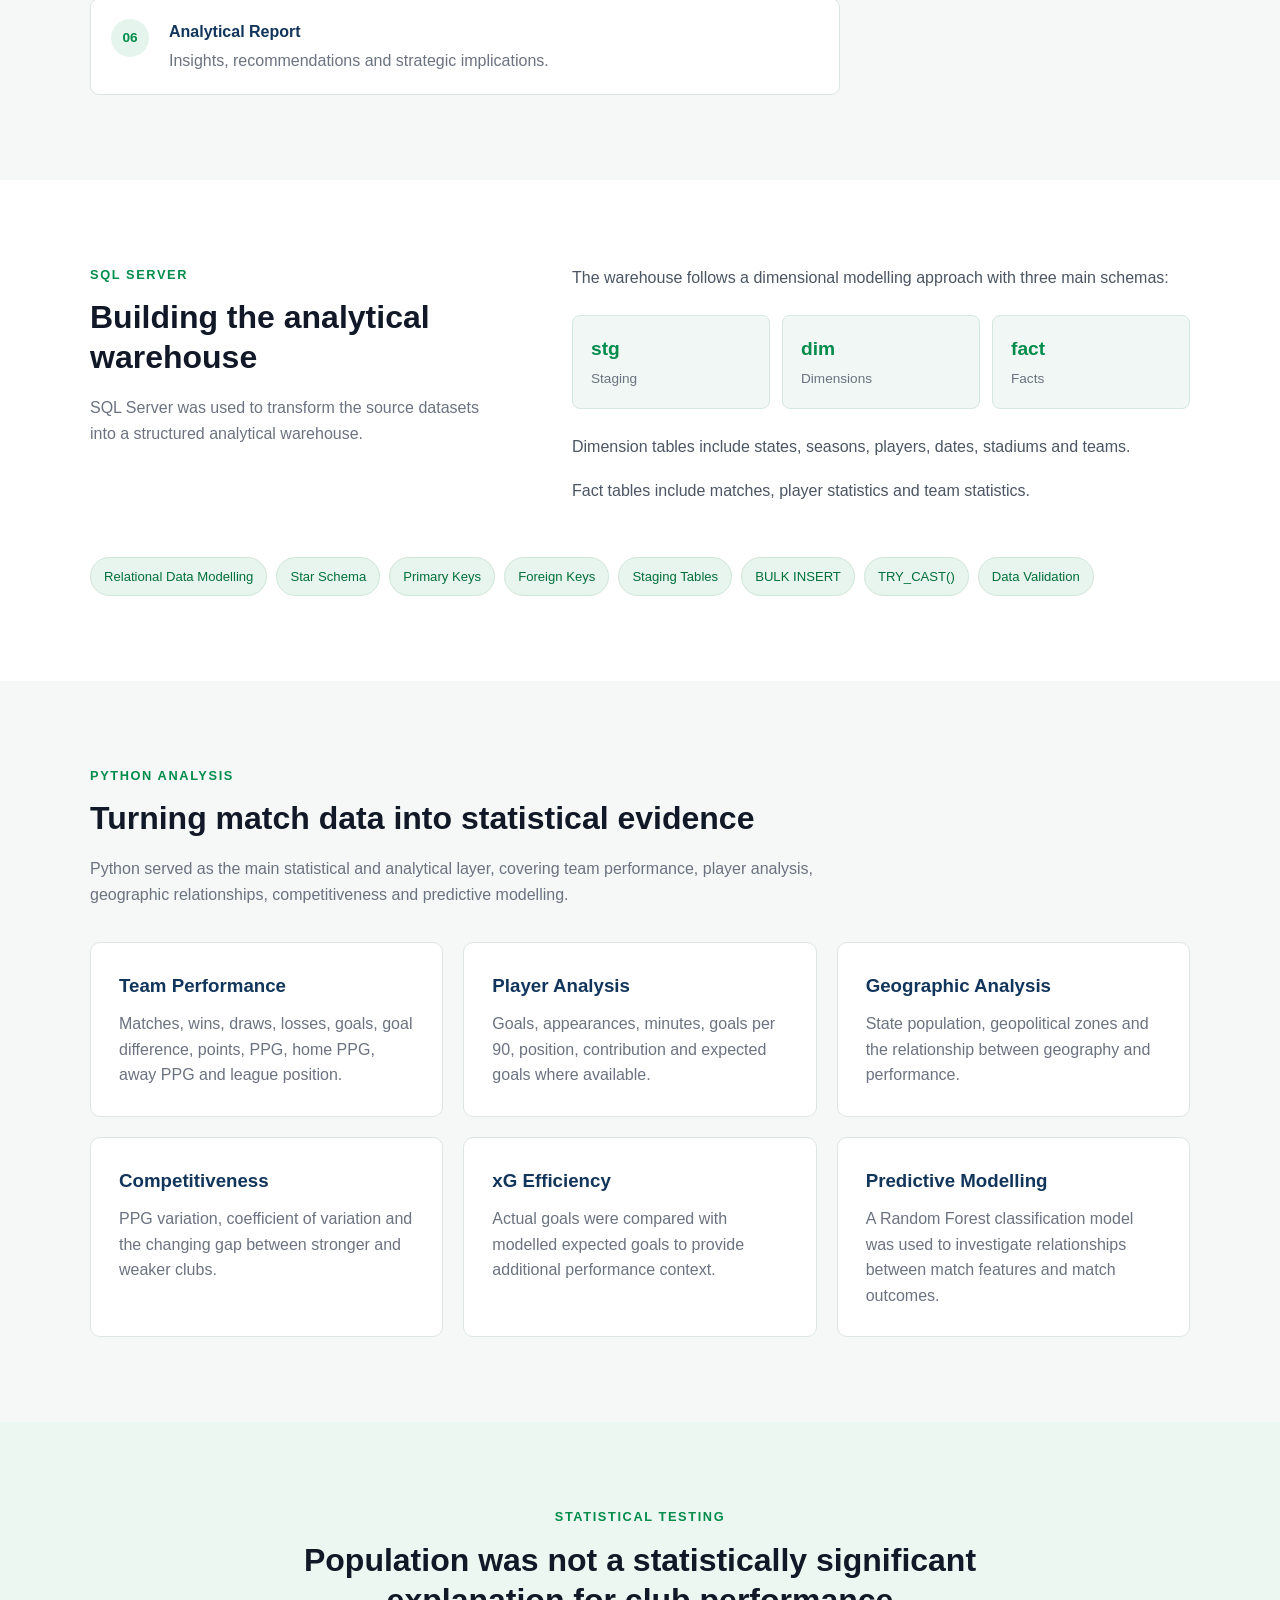
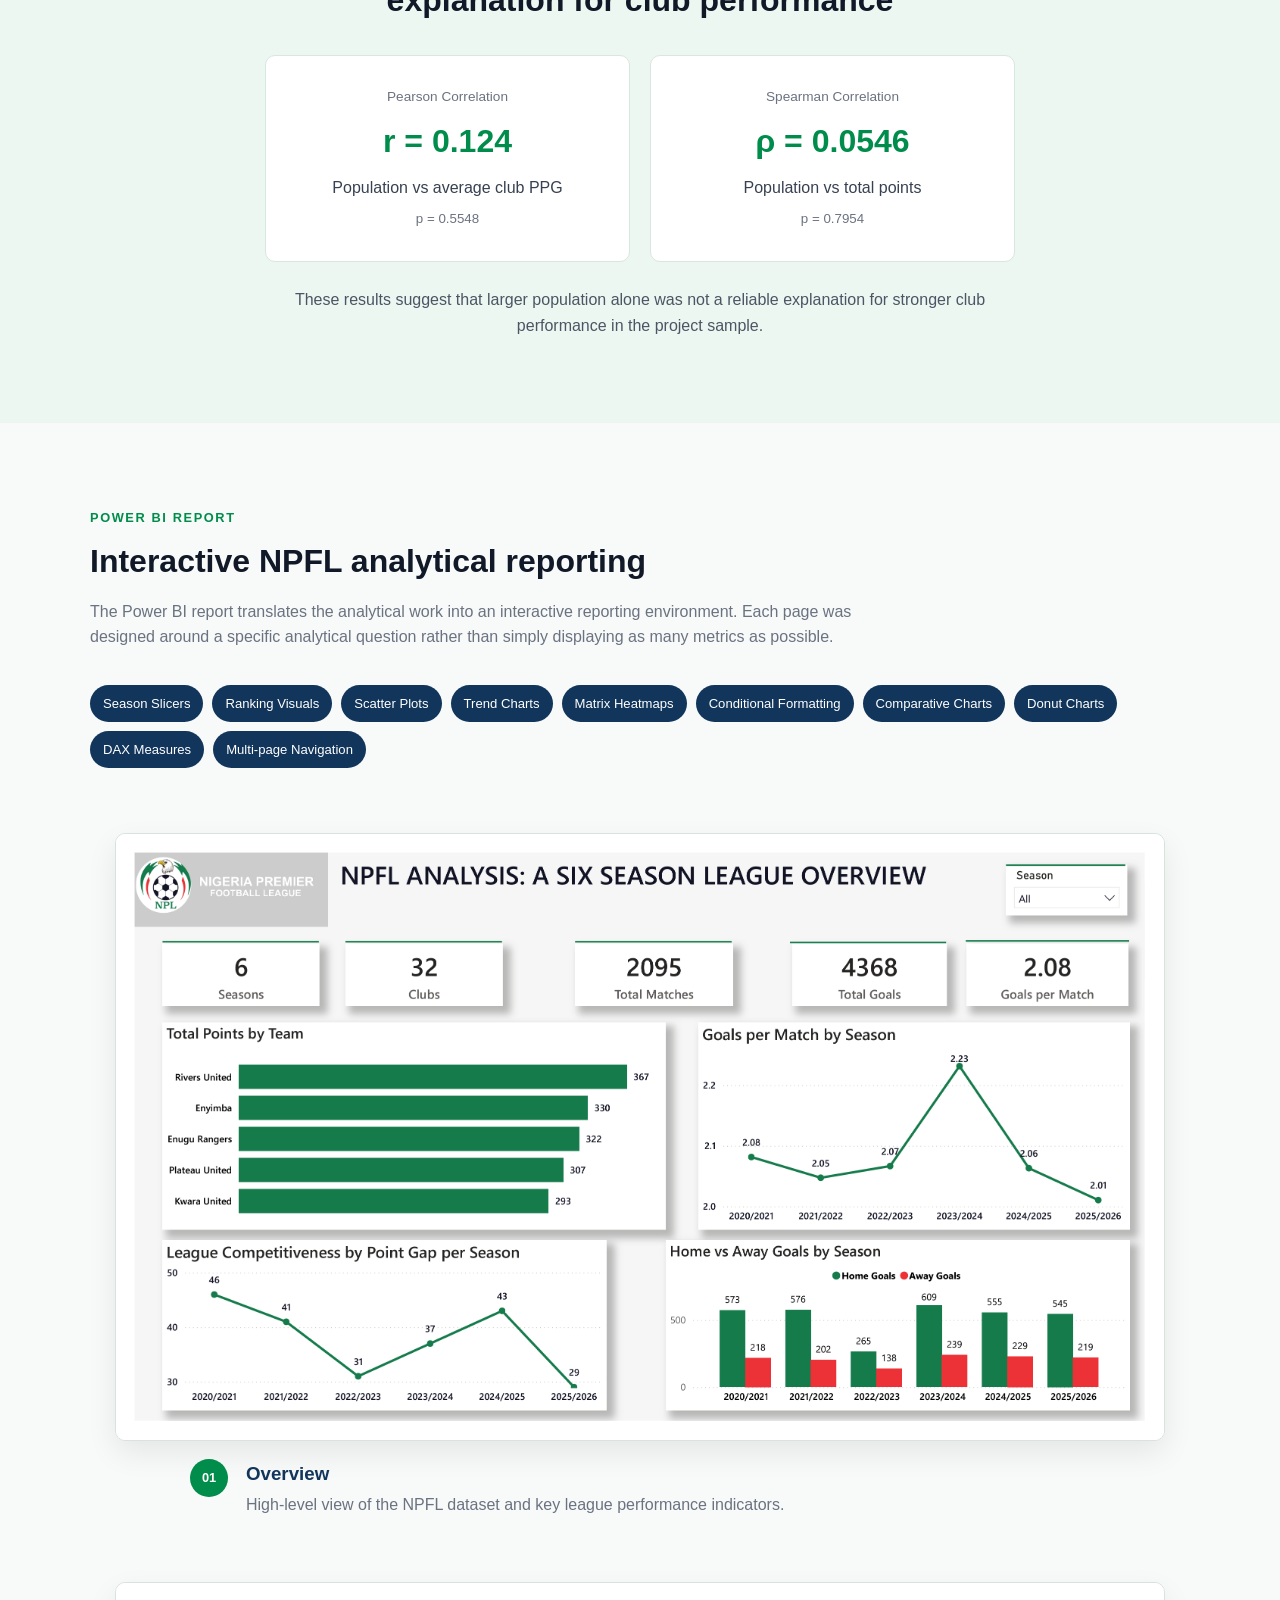
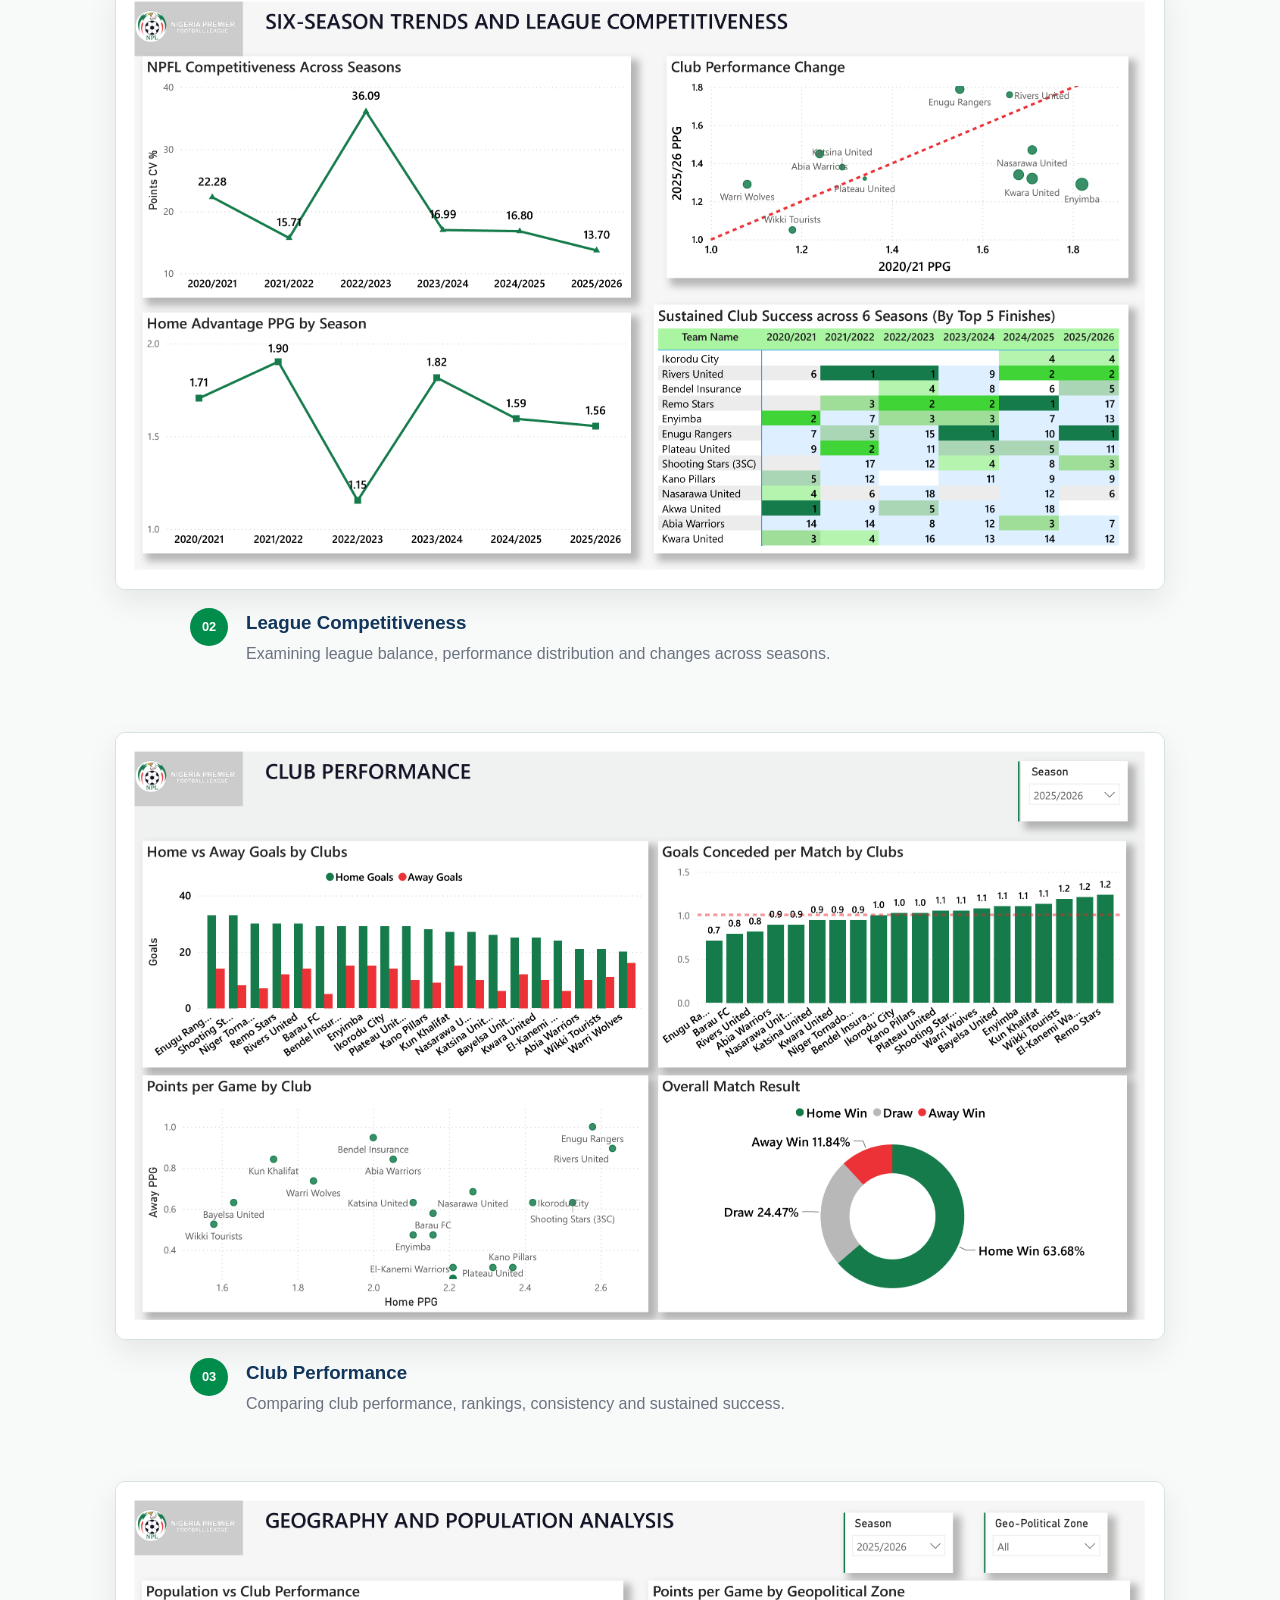
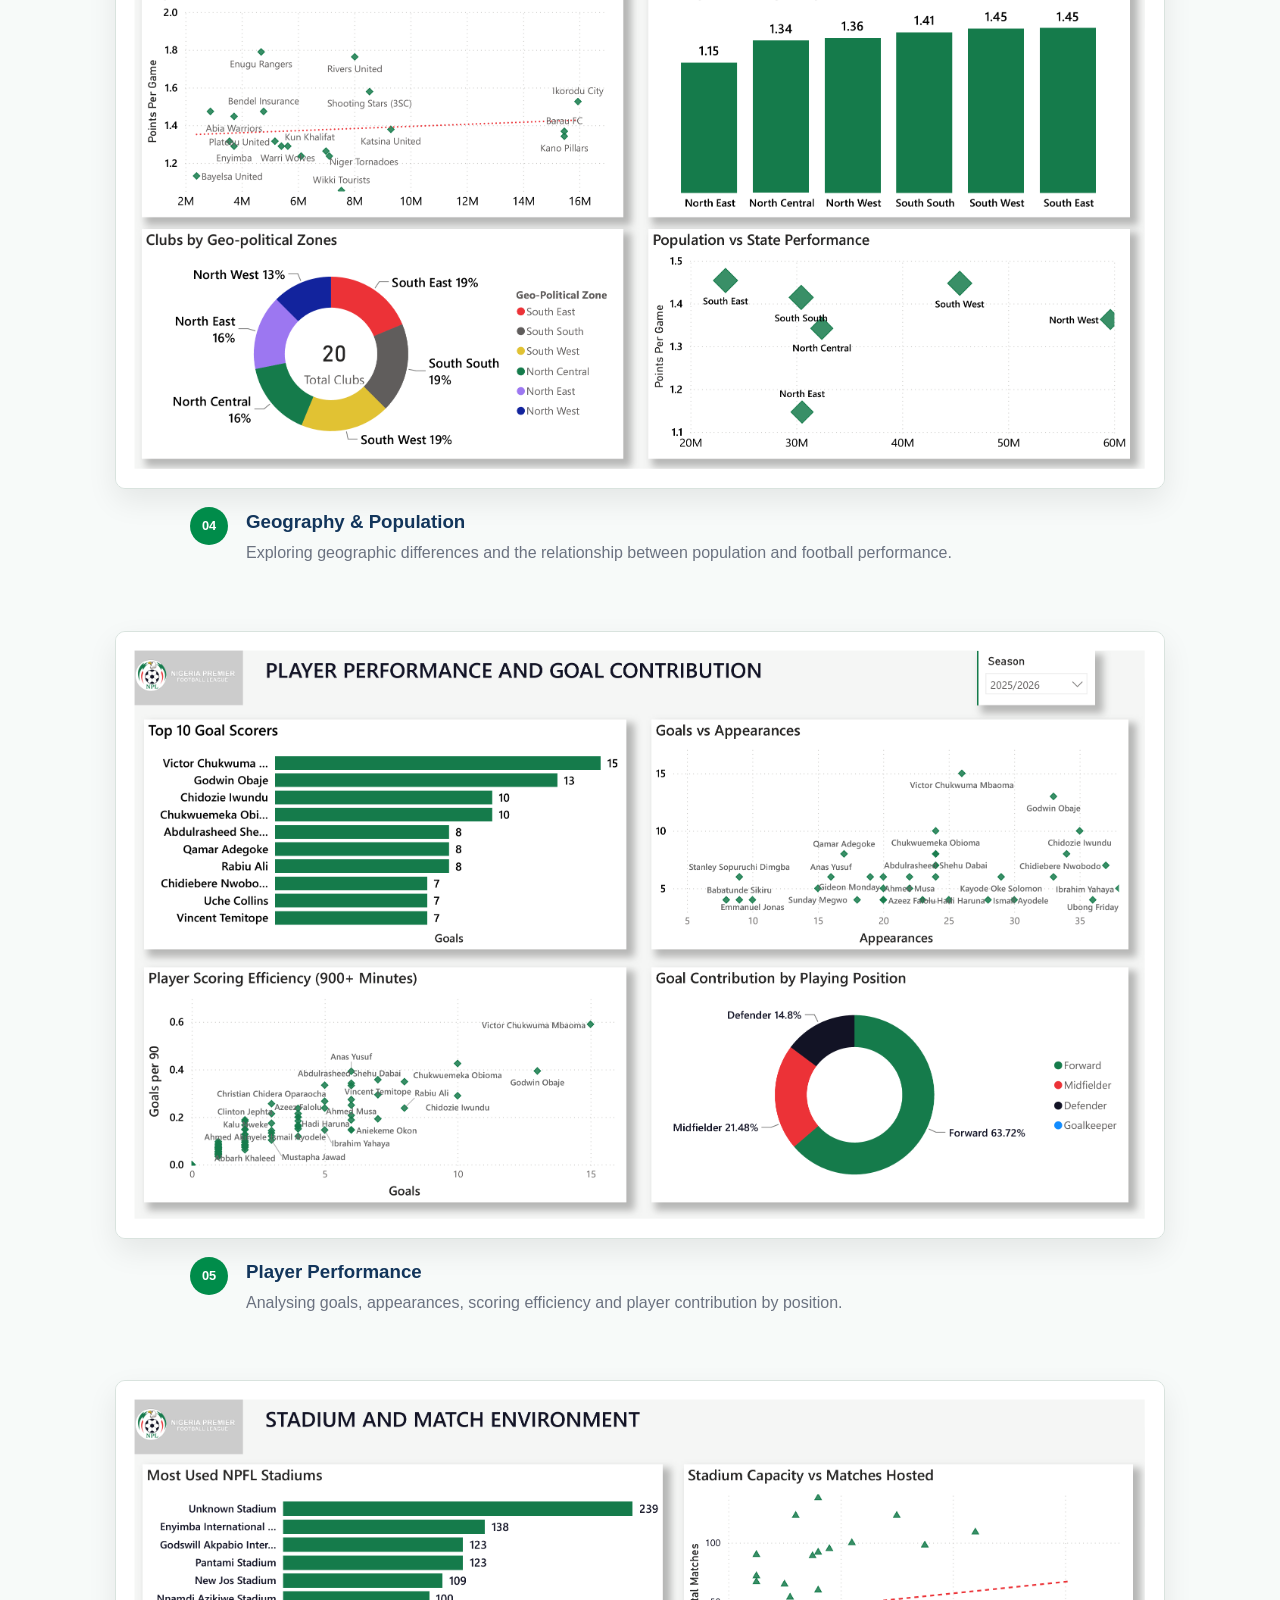
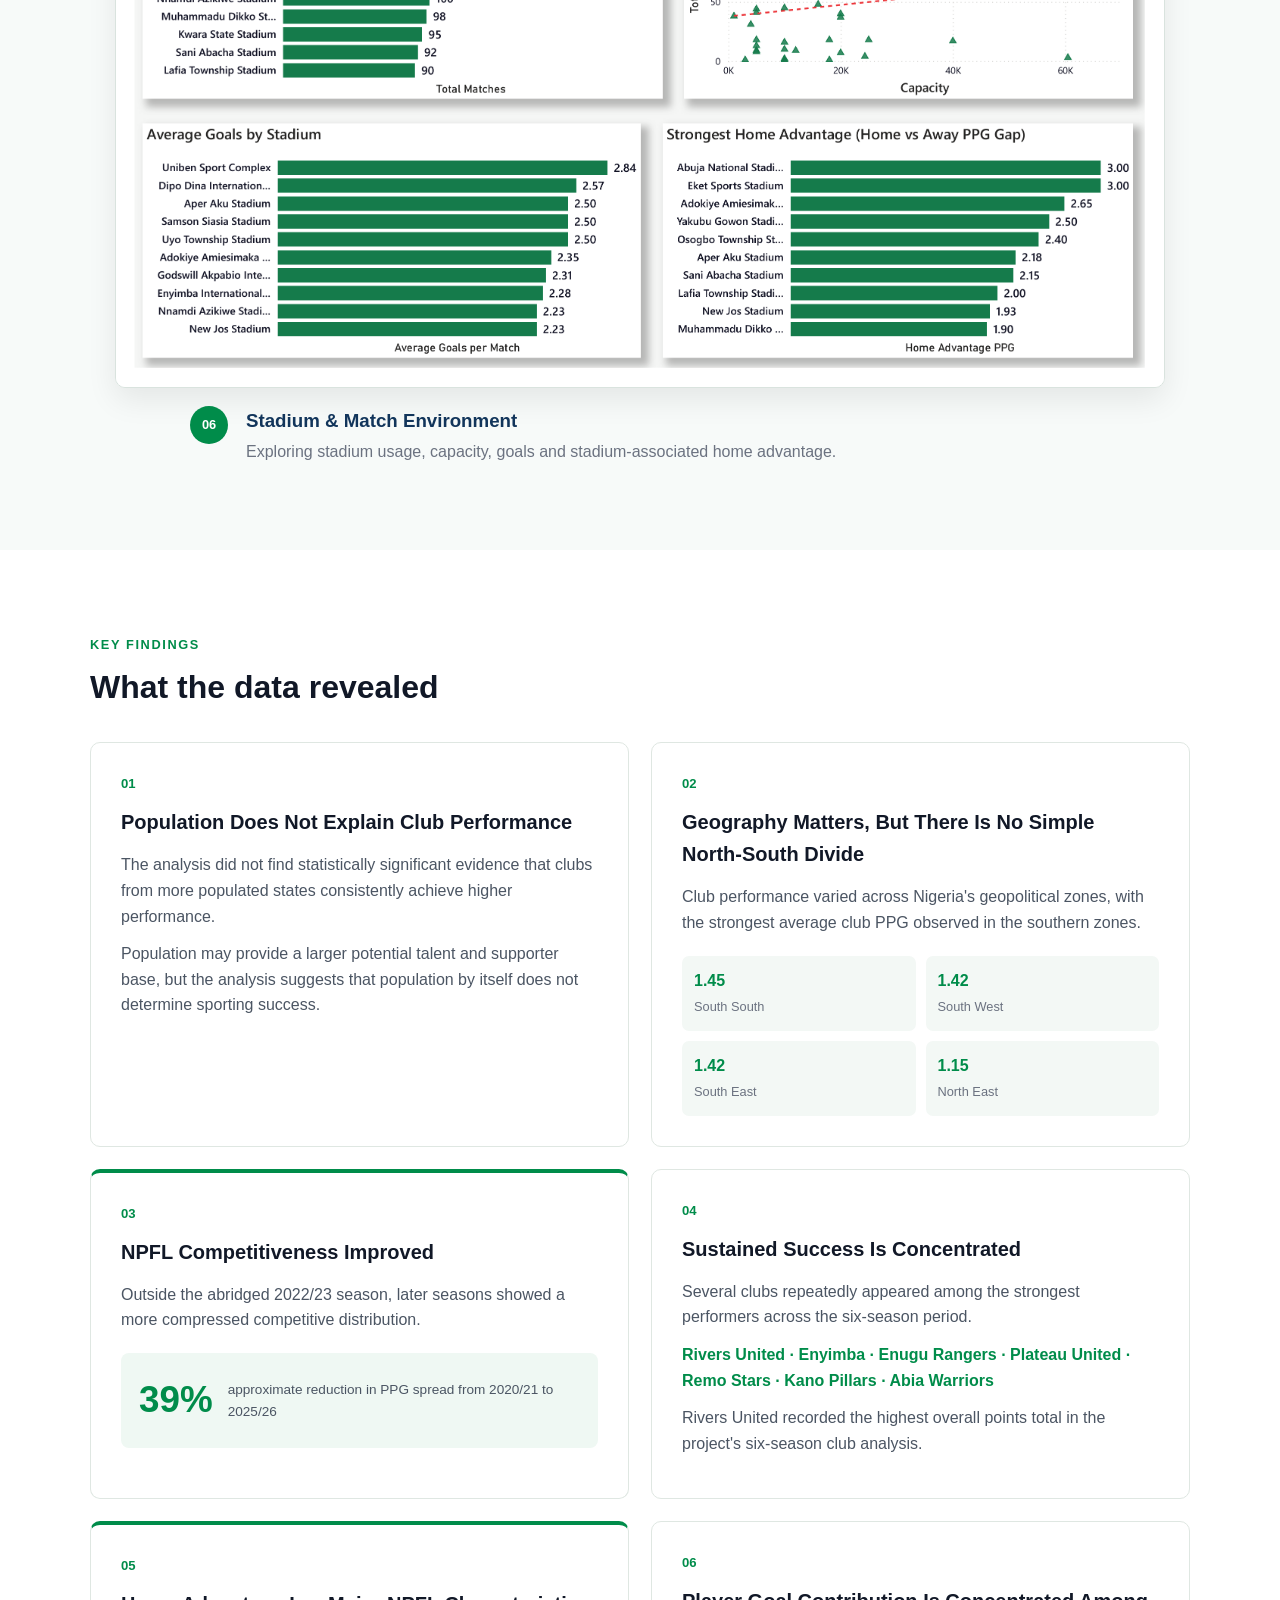
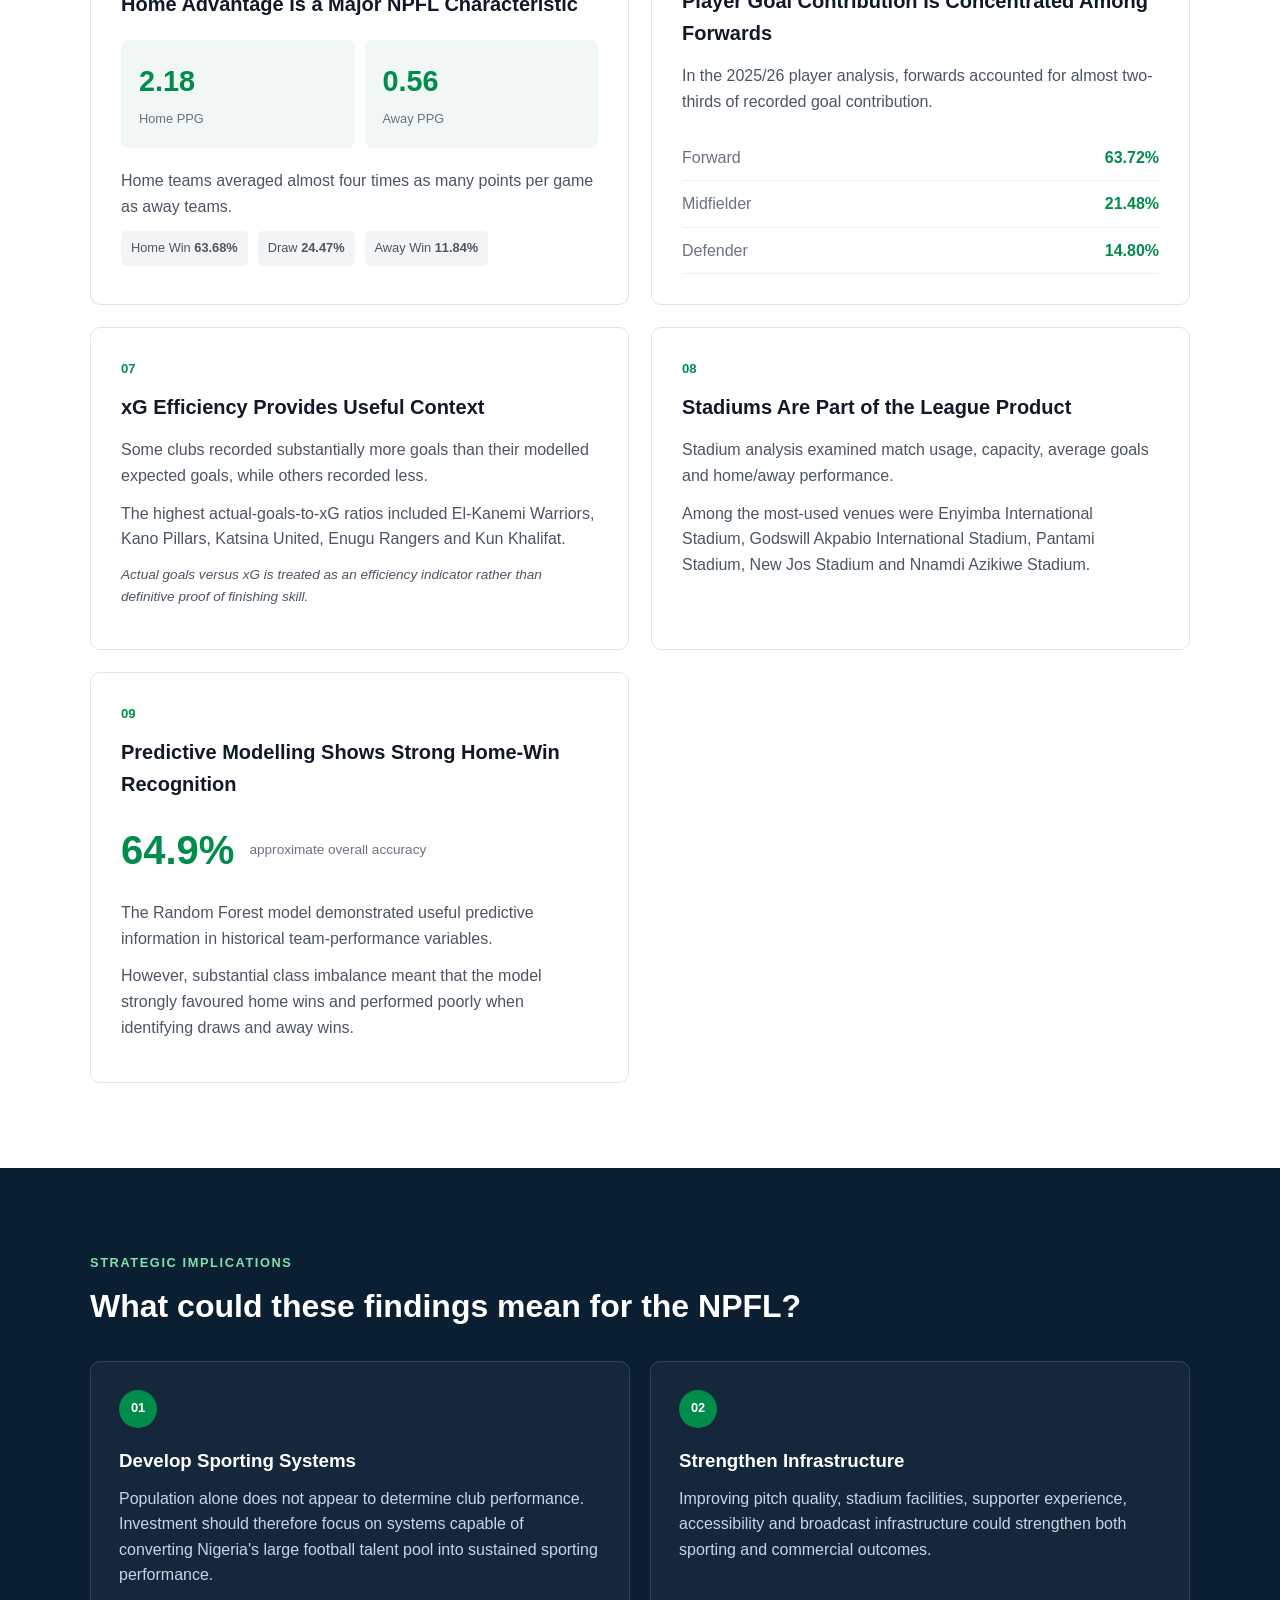
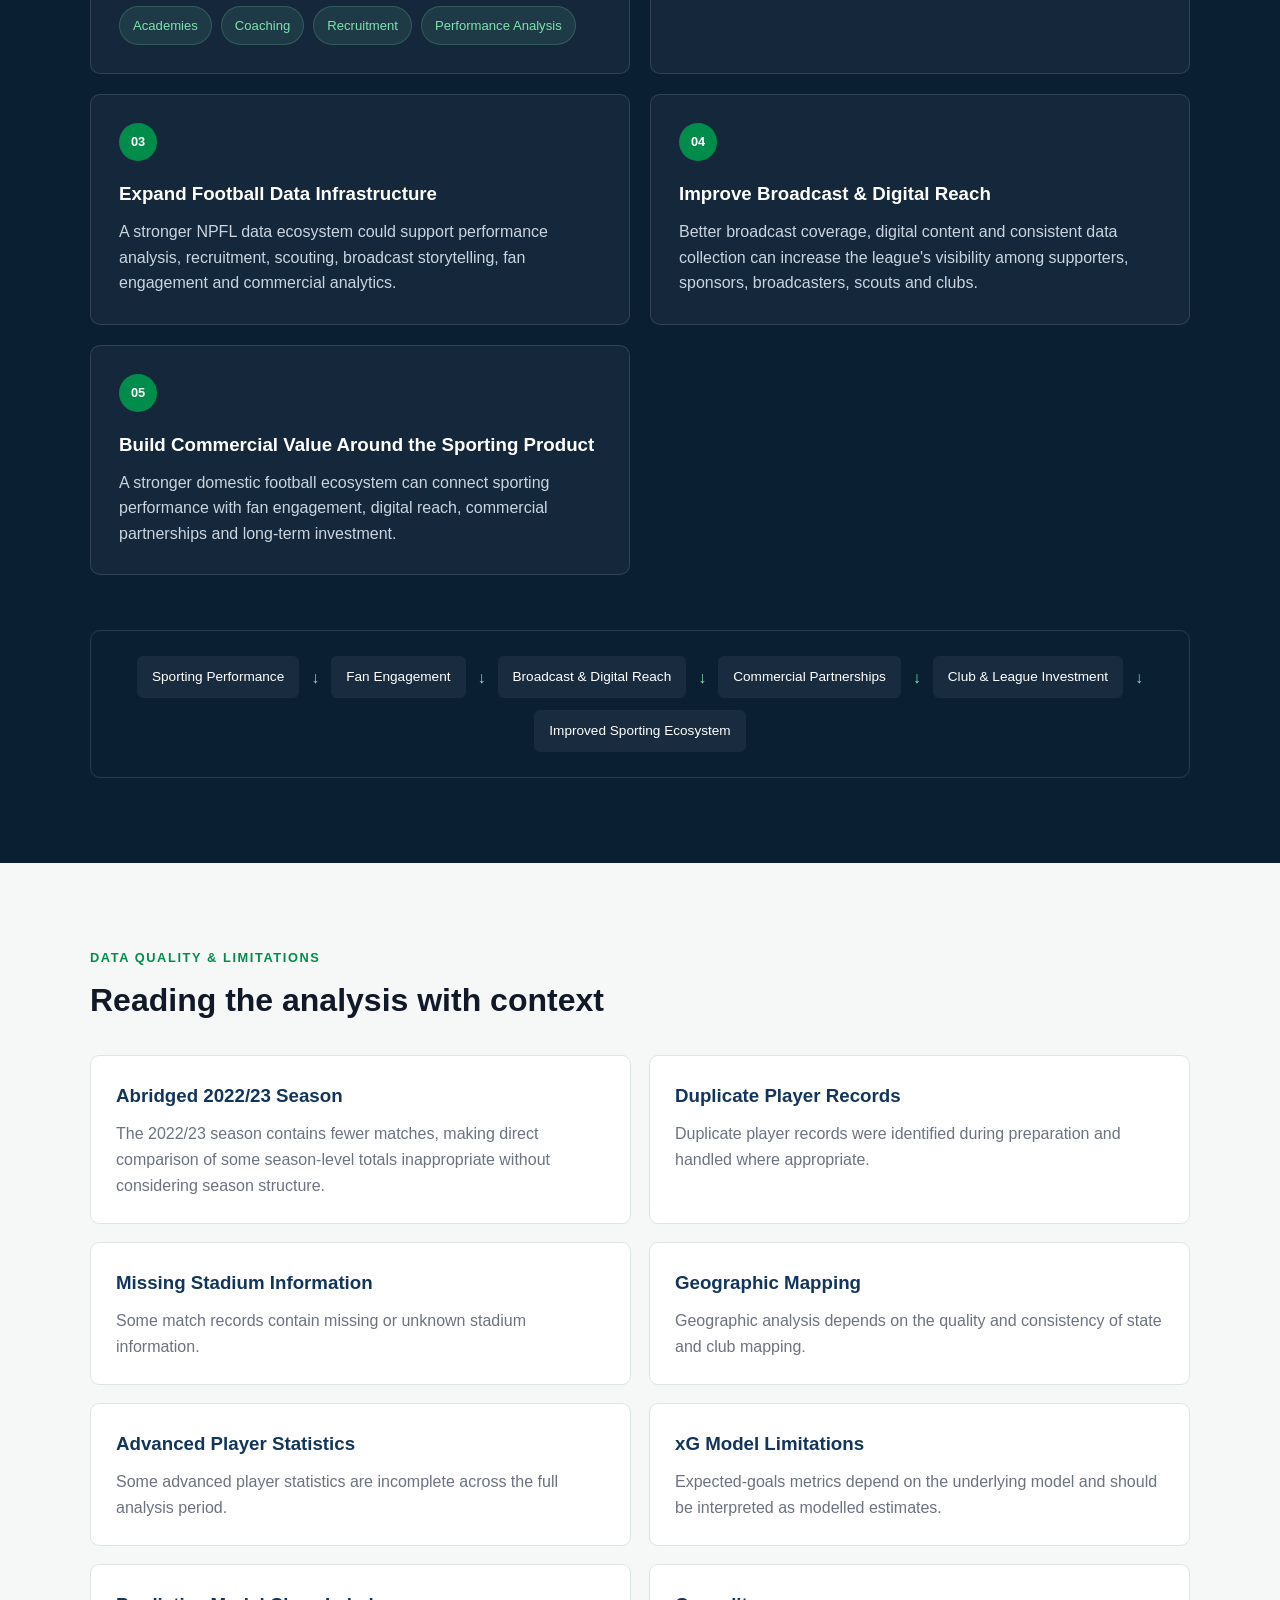
<file: project-2.html>
<!DOCTYPE html>
<html lang="en">
<head>
    <meta charset="UTF-8">
    <meta name="viewport" content="width=device-width, initial-scale=1.0">

    <title>NPFL Data Analytics | Jonah Peter</title>

    <link rel="stylesheet" href="project-2.css">
</head>

<body>

    <!-- =========================
         NAVIGATION
    ========================== -->

    <nav>
        <div class="nav-container">

            <a href="index.html" class="logo">
                Jonah Peter
            </a>

            <ul class="nav-links">
                <li><a href="index.html#about">About</a></li>
                <li><a href="index.html#projects">Projects</a></li>
                <li><a href="index.html#writing">Writing</a></li>
                <li><a href="index.html#skills">Skills</a></li>
                <li><a href="index.html#contact">Contact</a></li>
            </ul>

        </div>
    </nav>


    <!-- =========================
         PROJECT HERO
    ========================== -->

    <header class="project-hero">

        <div class="container">

            <div class="hero-brand">

                <img
                    src="images/project-2-npfl-data-analytics/euromatch-npfl-logo.png"
                    alt="EUROMATCH NPFL logo"
                    class="npfl-logo"
                >

                <div>
                    <p class="project-label">
                        SPORTS DATA ANALYTICS
                    </p>

                    <p class="brand-caption">
                        NPFL Data Analytics
                    </p>
                </div>

            </div>


            <h1>
                Analysing Geography, Population,
                Club Performance and League
                Competitiveness in the NPFL
            </h1>


            <p class="project-intro">
                A six-season football analytics project examining the
                relationship between geography, population and club
                performance in the Nigerian Premier Football League,
                while also exploring league competitiveness, home
                advantage, player contribution, stadium environments
                and match-outcome prediction.
            </p>


            <div class="hero-stat-grid">

                <div class="hero-stat">
                    <strong>2,095</strong>
                    <span>Matches</span>
                </div>

                <div class="hero-stat">
                    <strong>4,368</strong>
                    <span>Goals</span>
                </div>

                <div class="hero-stat">
                    <strong>32</strong>
                    <span>Clubs</span>
                </div>

                <div class="hero-stat">
                    <strong>6</strong>
                    <span>Seasons</span>
                </div>

            </div>


            <div class="project-buttons">

                <a
                    href="index.html#projects"
                    class="btn btn-secondary"
                >
                    ← Back to Projects
                </a>

                <a
                    href="https://github.com/Lagoju/npfl-data-analytics"
                    target="_blank"
                    rel="noopener noreferrer"
                    class="btn btn-primary"
                >
                    View on GitHub →
                </a>

                <a
                    href="https://medium.com/@Lagoju/behind-the-scenes-npfl-data-analytics-54745466a57e"
                    target="_blank"
                    rel="noopener noreferrer"
                    class="btn btn-secondary"
                >
                    Read the Medium Article →
                </a>

            </div>

        </div>

    </header>


    <!-- =========================
         CENTRAL QUESTION
    ========================== -->

    <section class="question-section">

        <div class="container">

            <p class="eyebrow">
                THE CENTRAL QUESTION
            </p>

            <h2>
                Does population and geography explain
                football performance in the NPFL?
            </h2>

            <p class="large-text">
                The analysis suggests that population size alone does not
                explain club performance. Instead, the strongest patterns
                emerge around sustained club performance, home advantage,
                competitive balance, player contribution and the broader
                sporting environment.
            </p>

        </div>

    </section>


    <!-- =========================
         PROJECT OBJECTIVE
    ========================== -->

    <section>

        <div class="container">

            <div class="two-column">

                <div>

                    <p class="eyebrow">
                        PROJECT OBJECTIVE
                    </p>

                    <h2>
                        Moving beyond the league table
                    </h2>

                </div>

                <div class="content">

                    <p>
                        This project analyses six seasons of NPFL data
                        from 2020/21 to 2025/26 to investigate the
                        relationship between geography, population and
                        football performance.
                    </p>

                    <p>
                        The analysis also evaluates league competitiveness,
                        team and player performance, home advantage,
                        stadium environments and the potential for
                        match-outcome prediction.
                    </p>

                    <p>
                        The objective was not simply to describe what
                        happened in the league, but to investigate the
                        patterns behind performance and identify what the
                        findings could imply for the wider NPFL ecosystem.
                    </p>

                </div>

            </div>

        </div>

    </section>


    <!-- =========================
         ANALYTICAL QUESTIONS
    ========================== -->

    <section class="dark-section">

        <div class="container">

            <p class="eyebrow light-eyebrow">
                ANALYTICAL QUESTIONS
            </p>

            <h2 class="white-heading">
                What was the analysis trying to discover?
            </h2>


            <div class="question-groups">

                <div class="question-group">

                    <h3>Geography & Population</h3>

                    <ul>
                        <li>Do clubs from more populated states perform better?</li>
                        <li>Does population size explain differences in club PPG?</li>
                        <li>Are there meaningful differences between geopolitical zones?</li>
                        <li>Is there evidence of a simple north-versus-south divide?</li>
                    </ul>

                </div>


                <div class="question-group">

                    <h3>Club Performance</h3>

                    <ul>
                        <li>Which clubs have been strongest across six seasons?</li>
                        <li>Which clubs have improved or declined?</li>
                        <li>Which clubs demonstrate sustained Top-5 performance?</li>
                    </ul>

                </div>


                <div class="question-group">

                    <h3>League Competitiveness</h3>

                    <ul>
                        <li>Is the gap between stronger and weaker clubs changing?</li>
                        <li>Is variation in club PPG increasing or decreasing?</li>
                        <li>Has competitive balance improved?</li>
                    </ul>

                </div>


                <div class="question-group">

                    <h3>Home Advantage</h3>

                    <ul>
                        <li>How much stronger are clubs at home?</li>
                        <li>Which clubs have the largest home/away PPG differences?</li>
                        <li>Does home advantage remain consistent across seasons?</li>
                    </ul>

                </div>


                <div class="question-group">

                    <h3>Player Performance</h3>

                    <ul>
                        <li>Who are the leading goal scorers?</li>
                        <li>How does scoring relate to appearances?</li>
                        <li>Which players demonstrate strong scoring efficiency?</li>
                        <li>Which positions contribute most to goals?</li>
                    </ul>

                </div>


                <div class="question-group">

                    <h3>Stadium & Match Environment</h3>

                    <ul>
                        <li>Which stadiums host the most matches?</li>
                        <li>Does stadium capacity correspond with match usage?</li>
                        <li>Which stadiums have higher average goals per match?</li>
                        <li>Which stadiums show the strongest home advantage?</li>
                    </ul>

                </div>


                <div class="question-group full-question">

                    <h3>Predictive Modelling</h3>

                    <ul>
                        <li>
                            Which match-performance variables are most useful
                            for predicting match outcomes?
                        </li>

                        <li>
                            Can historical team and match statistics meaningfully
                            distinguish home wins, draws and away wins?
                        </li>
                    </ul>

                </div>

            </div>

        </div>

    </section>


    <!-- =========================
         DATASET
    ========================== -->

    <section>

        <div class="container">

            <p class="eyebrow">
                DATASET
            </p>

            <h2>
                Six seasons of NPFL football
            </h2>

            <p class="section-intro">
                The analysis covers six NPFL seasons from 2020/21 to
                2025/26. The 2022/23 season is treated separately where
                appropriate because it was an abridged season.
            </p>


            <div class="season-table">

                <div class="table-header">
                    <span>Season</span>
                    <span>Coverage</span>
                </div>

                <div class="table-row">
                    <span>2020/21</span>
                    <span>Included</span>
                </div>

                <div class="table-row">
                    <span>2021/22</span>
                    <span>Included</span>
                </div>

                <div class="table-row">
                    <span>2022/23</span>
                    <span>Abridged season</span>
                </div>

                <div class="table-row">
                    <span>2023/24</span>
                    <span>Included</span>
                </div>

                <div class="table-row">
                    <span>2024/25</span>
                    <span>Included</span>
                </div>

                <div class="table-row">
                    <span>2025/26</span>
                    <span>Included</span>
                </div>

            </div>


            <div class="metric-grid">

                <div class="metric-card">
                    <strong>2,095</strong>
                    <span>Matches</span>
                </div>

                <div class="metric-card">
                    <strong>4,368</strong>
                    <span>Goals</span>
                </div>

                <div class="metric-card">
                    <strong>32</strong>
                    <span>Clubs</span>
                </div>

                <div class="metric-card">
                    <strong>2.08</strong>
                    <span>Goals per Match</span>
                </div>

            </div>

        </div>

    </section>


    <!-- =========================
         DATA ARCHITECTURE
    ========================== -->

    <section class="light-section">

        <div class="container">

            <p class="eyebrow">
                DATA ARCHITECTURE
            </p>

            <h2>
                From licensed football data to analytical insight
            </h2>

            <div class="architecture">

                <div class="architecture-step">
                    <span>01</span>
                    <strong>Licensed Football Data</strong>
                    <p>Source datasets obtained through a paid FootyStats subscription.</p>
                </div>

                <div class="architecture-arrow">↓</div>

                <div class="architecture-step">
                    <span>02</span>
                    <strong>Data Cleaning & Preparation</strong>
                    <p>Data-quality assessment, cleaning and feature preparation.</p>
                </div>

                <div class="architecture-arrow">↓</div>

                <div class="architecture-step">
                    <span>03</span>
                    <strong>SQL Server Data Warehouse</strong>
                    <p>Structured relational warehouse using staging, dimensions and facts.</p>
                </div>

                <div class="architecture-arrow">↓</div>

                <div class="architecture-step">
                    <span>04</span>
                    <strong>Python Statistical Analysis</strong>
                    <p>Exploration, correlations, competitiveness, player analysis and modelling.</p>
                </div>

                <div class="architecture-arrow">↓</div>

                <div class="architecture-step">
                    <span>05</span>
                    <strong>Power BI / DAX</strong>
                    <p>Interactive reporting, ranking logic and season-aware measures.</p>
                </div>

                <div class="architecture-arrow">↓</div>

                <div class="architecture-step">
                    <span>06</span>
                    <strong>Analytical Report</strong>
                    <p>Insights, recommendations and strategic implications.</p>
                </div>

            </div>

        </div>

    </section>


    <!-- =========================
         SQL WAREHOUSE
    ========================== -->

    <section>

        <div class="container">

            <div class="two-column">

                <div>

                    <p class="eyebrow">
                        SQL SERVER
                    </p>

                    <h2>
                        Building the analytical warehouse
                    </h2>

                    <p class="section-intro">
                        SQL Server was used to transform the source
                        datasets into a structured analytical warehouse.
                    </p>

                </div>

                <div class="content">

                    <p>
                        The warehouse follows a dimensional modelling
                        approach with three main schemas:
                    </p>

                    <div class="schema-box">

                        <div>
                            <strong>stg</strong>
                            <span>Staging</span>
                        </div>

                        <div>
                            <strong>dim</strong>
                            <span>Dimensions</span>
                        </div>

                        <div>
                            <strong>fact</strong>
                            <span>Facts</span>
                        </div>

                    </div>

                    <p>
                        Dimension tables include states, seasons, players,
                        dates, stadiums and teams.
                    </p>

                    <p>
                        Fact tables include matches, player statistics and
                        team statistics.
                    </p>

                </div>

            </div>


            <div class="technical-tags">

                <span>Relational Data Modelling</span>
                <span>Star Schema</span>
                <span>Primary Keys</span>
                <span>Foreign Keys</span>
                <span>Staging Tables</span>
                <span>BULK INSERT</span>
                <span>TRY_CAST()</span>
                <span>Data Validation</span>

            </div>

        </div>

    </section>


    <!-- =========================
         PYTHON
    ========================== -->

    <section class="light-section">

        <div class="container">

            <p class="eyebrow">
                PYTHON ANALYSIS
            </p>

            <h2>
                Turning match data into statistical evidence
            </h2>

            <p class="section-intro">
                Python served as the main statistical and analytical layer,
                covering team performance, player analysis, geographic
                relationships, competitiveness and predictive modelling.
            </p>


            <div class="analysis-grid">

                <div class="analysis-card">
                    <h3>Team Performance</h3>
                    <p>
                        Matches, wins, draws, losses, goals, goal difference,
                        points, PPG, home PPG, away PPG and league position.
                    </p>
                </div>

                <div class="analysis-card">
                    <h3>Player Analysis</h3>
                    <p>
                        Goals, appearances, minutes, goals per 90,
                        position, contribution and expected goals where available.
                    </p>
                </div>

                <div class="analysis-card">
                    <h3>Geographic Analysis</h3>
                    <p>
                        State population, geopolitical zones and the
                        relationship between geography and performance.
                    </p>
                </div>

                <div class="analysis-card">
                    <h3>Competitiveness</h3>
                    <p>
                        PPG variation, coefficient of variation and the
                        changing gap between stronger and weaker clubs.
                    </p>
                </div>

                <div class="analysis-card">
                    <h3>xG Efficiency</h3>
                    <p>
                        Actual goals were compared with modelled expected
                        goals to provide additional performance context.
                    </p>
                </div>

                <div class="analysis-card">
                    <h3>Predictive Modelling</h3>
                    <p>
                        A Random Forest classification model was used to
                        investigate relationships between match features
                        and match outcomes.
                    </p>
                </div>

            </div>

        </div>

    </section>


    <!-- =========================
         STATISTICAL FINDING
    ========================== -->

    <section class="stat-highlight">

        <div class="container">

            <p class="eyebrow">
                STATISTICAL TESTING
            </p>

            <h2>
                Population was not a statistically significant
                explanation for club performance
            </h2>

            <div class="correlation-grid">

                <div class="correlation-card">

                    <span>Pearson Correlation</span>

                    <strong>
                        r = 0.124
                    </strong>

                    <p>
                        Population vs average club PPG
                    </p>

                    <small>
                        p = 0.5548
                    </small>

                </div>


                <div class="correlation-card">

                    <span>Spearman Correlation</span>

                    <strong>
                        ρ = 0.0546
                    </strong>

                    <p>
                        Population vs total points
                    </p>

                    <small>
                        p = 0.7954
                    </small>

                </div>

            </div>

            <p class="stat-explanation">
                These results suggest that larger population alone was
                not a reliable explanation for stronger club performance
                in the project sample.
            </p>

        </div>

    </section>


    <!-- =========================
         POWER BI
    ========================== -->

    <section class="dashboard-section">

        <div class="container">

            <p class="eyebrow">
                POWER BI REPORT
            </p>

            <h2>
                Interactive NPFL analytical reporting
            </h2>

            <p class="section-intro">
                The Power BI report translates the analytical work into
                an interactive reporting environment. Each page was
                designed around a specific analytical question rather
                than simply displaying as many metrics as possible.
            </p>


            <div class="dashboard-features">

                <span>Season Slicers</span>
                <span>Ranking Visuals</span>
                <span>Scatter Plots</span>
                <span>Trend Charts</span>
                <span>Matrix Heatmaps</span>
                <span>Conditional Formatting</span>
                <span>Comparative Charts</span>
                <span>Donut Charts</span>
                <span>DAX Measures</span>
                <span>Multi-page Navigation</span>

            </div>


            <!-- OVERVIEW -->

            <div class="dashboard-image">

                <img
                    src="images/project-2-npfl-data-analytics/overview.png"
                    alt="NPFL Power BI overview dashboard"
                >

                <div class="dashboard-caption">
                    <span>01</span>
                    <div>
                        <h3>Overview</h3>
                        <p>
                            High-level view of the NPFL dataset and key
                            league performance indicators.
                        </p>
                    </div>
                </div>

            </div>


            <!-- LEAGUE -->

            <div class="dashboard-image">

                <img
                    src="images/project-2-npfl-data-analytics/league.png"
                    alt="NPFL league competitiveness dashboard"
                >

                <div class="dashboard-caption">
                    <span>02</span>
                    <div>
                        <h3>League Competitiveness</h3>
                        <p>
                            Examining league balance, performance
                            distribution and changes across seasons.
                        </p>
                    </div>
                </div>

            </div>


            <!-- CLUB PERFORMANCE -->

            <div class="dashboard-image">

                <img
                    src="images/project-2-npfl-data-analytics/club-performance.png"
                    alt="NPFL club performance dashboard"
                >

                <div class="dashboard-caption">
                    <span>03</span>
                    <div>
                        <h3>Club Performance</h3>
                        <p>
                            Comparing club performance, rankings,
                            consistency and sustained success.
                        </p>
                    </div>
                </div>

            </div>


            <!-- GEOGRAPHY -->

            <div class="dashboard-image">

                <img
                    src="images/project-2-npfl-data-analytics/geography.png"
                    alt="NPFL geography and population dashboard"
                >

                <div class="dashboard-caption">
                    <span>04</span>
                    <div>
                        <h3>Geography & Population</h3>
                        <p>
                            Exploring geographic differences and the
                            relationship between population and football
                            performance.
                        </p>
                    </div>
                </div>

            </div>


            <!-- PLAYER -->

            <div class="dashboard-image">

                <img
                    src="images/project-2-npfl-data-analytics/player.png"
                    alt="NPFL player performance dashboard"
                >

                <div class="dashboard-caption">
                    <span>05</span>
                    <div>
                        <h3>Player Performance</h3>
                        <p>
                            Analysing goals, appearances, scoring efficiency
                            and player contribution by position.
                        </p>
                    </div>
                </div>

            </div>


            <!-- STADIUM -->

            <div class="dashboard-image">

                <img
                    src="images/project-2-npfl-data-analytics/stadium.png"
                    alt="NPFL stadium and match environment dashboard"
                >

                <div class="dashboard-caption">
                    <span>06</span>
                    <div>
                        <h3>Stadium & Match Environment</h3>
                        <p>
                            Exploring stadium usage, capacity, goals and
                            stadium-associated home advantage.
                        </p>
                    </div>
                </div>

            </div>

        </div>

    </section>


    <!-- =========================
         KEY FINDINGS
    ========================== -->

    <section>

        <div class="container">

            <p class="eyebrow">
                KEY FINDINGS
            </p>

            <h2>
                What the data revealed
            </h2>


            <div class="findings-grid">

                <article class="finding-card">

                    <span class="finding-number">01</span>

                    <h3>
                        Population Does Not Explain Club Performance
                    </h3>

                    <p>
                        The analysis did not find statistically significant
                        evidence that clubs from more populated states
                        consistently achieve higher performance.
                    </p>

                    <p>
                        Population may provide a larger potential talent and
                        supporter base, but the analysis suggests that
                        population by itself does not determine sporting success.
                    </p>

                </article>


                <article class="finding-card">

                    <span class="finding-number">02</span>

                    <h3>
                        Geography Matters, But There Is No Simple North-South Divide
                    </h3>

                    <p>
                        Club performance varied across Nigeria's geopolitical
                        zones, with the strongest average club PPG observed
                        in the southern zones.
                    </p>

                    <div class="mini-stats">

                        <div>
                            <strong>1.45</strong>
                            <span>South South</span>
                        </div>

                        <div>
                            <strong>1.42</strong>
                            <span>South West</span>
                        </div>

                        <div>
                            <strong>1.42</strong>
                            <span>South East</span>
                        </div>

                        <div>
                            <strong>1.15</strong>
                            <span>North East</span>
                        </div>

                    </div>

                </article>


                <article class="finding-card featured-finding">

                    <span class="finding-number">03</span>

                    <h3>
                        NPFL Competitiveness Improved
                    </h3>

                    <p>
                        Outside the abridged 2022/23 season, later seasons
                        showed a more compressed competitive distribution.
                    </p>

                    <div class="big-finding">
                        <strong>39%</strong>
                        <span>
                            approximate reduction in PPG spread
                            from 2020/21 to 2025/26
                        </span>
                    </div>

                </article>


                <article class="finding-card">

                    <span class="finding-number">04</span>

                    <h3>
                        Sustained Success Is Concentrated
                    </h3>

                    <p>
                        Several clubs repeatedly appeared among the strongest
                        performers across the six-season period.
                    </p>

                    <p class="club-list">
                        Rivers United · Enyimba · Enugu Rangers ·
                        Plateau United · Remo Stars · Kano Pillars ·
                        Abia Warriors
                    </p>

                    <p>
                        Rivers United recorded the highest overall points
                        total in the project's six-season club analysis.
                    </p>

                </article>


                <article class="finding-card featured-finding">

                    <span class="finding-number">05</span>

                    <h3>
                        Home Advantage Is a Major NPFL Characteristic
                    </h3>

                    <div class="home-advantage">

                        <div>
                            <strong>2.18</strong>
                            <span>Home PPG</span>
                        </div>

                        <div>
                            <strong>0.56</strong>
                            <span>Away PPG</span>
                        </div>

                    </div>

                    <p>
                        Home teams averaged almost four times as many points
                        per game as away teams.
                    </p>

                    <div class="result-split">
                        <span>Home Win <strong>63.68%</strong></span>
                        <span>Draw <strong>24.47%</strong></span>
                        <span>Away Win <strong>11.84%</strong></span>
                    </div>

                </article>


                <article class="finding-card">

                    <span class="finding-number">06</span>

                    <h3>
                        Player Goal Contribution Is Concentrated Among Forwards
                    </h3>

                    <p>
                        In the 2025/26 player analysis, forwards accounted
                        for almost two-thirds of recorded goal contribution.
                    </p>

                    <div class="position-bars">

                        <div>
                            <span>Forward</span>
                            <strong>63.72%</strong>
                        </div>

                        <div>
                            <span>Midfielder</span>
                            <strong>21.48%</strong>
                        </div>

                        <div>
                            <span>Defender</span>
                            <strong>14.80%</strong>
                        </div>

                    </div>

                </article>


                <article class="finding-card">

                    <span class="finding-number">07</span>

                    <h3>
                        xG Efficiency Provides Useful Context
                    </h3>

                    <p>
                        Some clubs recorded substantially more goals than
                        their modelled expected goals, while others recorded
                        less.
                    </p>

                    <p>
                        The highest actual-goals-to-xG ratios included
                        El-Kanemi Warriors, Kano Pillars, Katsina United,
                        Enugu Rangers and Kun Khalifat.
                    </p>

                    <p class="small-note">
                        Actual goals versus xG is treated as an efficiency
                        indicator rather than definitive proof of finishing skill.
                    </p>

                </article>


                <article class="finding-card">

                    <span class="finding-number">08</span>

                    <h3>
                        Stadiums Are Part of the League Product
                    </h3>

                    <p>
                        Stadium analysis examined match usage, capacity,
                        average goals and home/away performance.
                    </p>

                    <p>
                        Among the most-used venues were Enyimba International
                        Stadium, Godswill Akpabio International Stadium,
                        Pantami Stadium, New Jos Stadium and Nnamdi Azikiwe Stadium.
                    </p>

                </article>


                <article class="finding-card model-card">

                    <span class="finding-number">09</span>

                    <h3>
                        Predictive Modelling Shows Strong Home-Win Recognition
                    </h3>

                    <div class="model-score">
                        <strong>64.9%</strong>
                        <span>approximate overall accuracy</span>
                    </div>

                    <p>
                        The Random Forest model demonstrated useful predictive
                        information in historical team-performance variables.
                    </p>

                    <p>
                        However, substantial class imbalance meant that the
                        model strongly favoured home wins and performed poorly
                        when identifying draws and away wins.
                    </p>

                </article>

            </div>

        </div>

    </section>


    <!-- =========================
         STRATEGIC IMPLICATIONS
    ========================== -->

    <section class="dark-section">

        <div class="container">

            <p class="eyebrow light-eyebrow">
                STRATEGIC IMPLICATIONS
            </p>

            <h2 class="white-heading">
                What could these findings mean for the NPFL?
            </h2>


            <div class="strategy-grid">

                <div class="strategy-card">

                    <span>01</span>

                    <h3>
                        Develop Sporting Systems
                    </h3>

                    <p>
                        Population alone does not appear to determine club
                        performance. Investment should therefore focus on
                        systems capable of converting Nigeria's large football
                        talent pool into sustained sporting performance.
                    </p>

                    <div class="strategy-tags">
                        <span>Academies</span>
                        <span>Coaching</span>
                        <span>Recruitment</span>
                        <span>Performance Analysis</span>
                    </div>

                </div>


                <div class="strategy-card">

                    <span>02</span>

                    <h3>
                        Strengthen Infrastructure
                    </h3>

                    <p>
                        Improving pitch quality, stadium facilities,
                        supporter experience, accessibility and broadcast
                        infrastructure could strengthen both sporting and
                        commercial outcomes.
                    </p>

                </div>


                <div class="strategy-card">

                    <span>03</span>

                    <h3>
                        Expand Football Data Infrastructure
                    </h3>

                    <p>
                        A stronger NPFL data ecosystem could support
                        performance analysis, recruitment, scouting,
                        broadcast storytelling, fan engagement and
                        commercial analytics.
                    </p>

                </div>


                <div class="strategy-card">

                    <span>04</span>

                    <h3>
                        Improve Broadcast & Digital Reach
                    </h3>

                    <p>
                        Better broadcast coverage, digital content and
                        consistent data collection can increase the league's
                        visibility among supporters, sponsors, broadcasters,
                        scouts and clubs.
                    </p>

                </div>


                <div class="strategy-card">

                    <span>05</span>

                    <h3>
                        Build Commercial Value Around the Sporting Product
                    </h3>

                    <p>
                        A stronger domestic football ecosystem can connect
                        sporting performance with fan engagement, digital
                        reach, commercial partnerships and long-term
                        investment.
                    </p>

                </div>

            </div>


            <div class="ecosystem">

                <div>Sporting Performance</div>
                <span>↓</span>
                <div>Fan Engagement</div>
                <span>↓</span>
                <div>Broadcast & Digital Reach</div>
                <span>↓</span>
                <div>Commercial Partnerships</div>
                <span>↓</span>
                <div>Club & League Investment</div>
                <span>↓</span>
                <div>Improved Sporting Ecosystem</div>

            </div>

        </div>

    </section>


    <!-- =========================
         LIMITATIONS
    ========================== -->

    <section class="light-section">

        <div class="container">

            <p class="eyebrow">
                DATA QUALITY & LIMITATIONS
            </p>

            <h2>
                Reading the analysis with context
            </h2>

            <div class="limitations-grid">

                <div class="limitation">
                    <h3>Abridged 2022/23 Season</h3>
                    <p>
                        The 2022/23 season contains fewer matches, making
                        direct comparison of some season-level totals
                        inappropriate without considering season structure.
                    </p>
                </div>

                <div class="limitation">
                    <h3>Duplicate Player Records</h3>
                    <p>
                        Duplicate player records were identified during
                        preparation and handled where appropriate.
                    </p>
                </div>

                <div class="limitation">
                    <h3>Missing Stadium Information</h3>
                    <p>
                        Some match records contain missing or unknown
                        stadium information.
                    </p>
                </div>

                <div class="limitation">
                    <h3>Geographic Mapping</h3>
                    <p>
                        Geographic analysis depends on the quality and
                        consistency of state and club mapping.
                    </p>
                </div>

                <div class="limitation">
                    <h3>Advanced Player Statistics</h3>
                    <p>
                        Some advanced player statistics are incomplete
                        across the full analysis period.
                    </p>
                </div>

                <div class="limitation">
                    <h3>xG Model Limitations</h3>
                    <p>
                        Expected-goals metrics depend on the underlying
                        model and should be interpreted as modelled estimates.
                    </p>
                </div>

                <div class="limitation">
                    <h3>Predictive Model Class Imbalance</h3>
                    <p>
                        Overall accuracy alone is not an adequate measure
                        of model quality because the outcome classes were
                        substantially imbalanced.
                    </p>
                </div>

                <div class="limitation">
                    <h3>Causality</h3>
                    <p>
                        The project is primarily observational. Identified
                        relationships should not automatically be interpreted
                        as causal relationships.
                    </p>
                </div>

            </div>

        </div>

    </section>


    <!-- =========================
         TECHNICAL SKILLS
    ========================== -->

    <section>

        <div class="container">

            <p class="eyebrow">
                TECHNICAL SKILLS
            </p>

            <h2>
                Tools & techniques demonstrated
            </h2>


            <div class="skills-columns">

                <div class="skills-column">

                    <h3>SQL</h3>

                    <div class="skill-tags">
                        <span>SQL Server</span>
                        <span>Data Warehousing</span>
                        <span>Dimensional Modelling</span>
                        <span>Star Schema</span>
                        <span>Staging Tables</span>
                        <span>BULK INSERT</span>
                        <span>TRY_CAST</span>
                        <span>Data Validation</span>
                        <span>Relational Modelling</span>
                    </div>

                </div>


                <div class="skills-column">

                    <h3>Python</h3>

                    <div class="skill-tags">
                        <span>Pandas</span>
                        <span>NumPy</span>
                        <span>EDA</span>
                        <span>Data Cleaning</span>
                        <span>Feature Engineering</span>
                        <span>Statistical Analysis</span>
                        <span>Pearson Correlation</span>
                        <span>Spearman Correlation</span>
                        <span>xG Analysis</span>
                        <span>Random Forest</span>
                        <span>Model Evaluation</span>
                    </div>

                </div>


                <div class="skills-column">

                    <h3>Power BI</h3>

                    <div class="skill-tags">
                        <span>Data Modelling</span>
                        <span>DAX</span>
                        <span>Filter Context</span>
                        <span>Measures</span>
                        <span>Ranking Logic</span>
                        <span>Season-aware Calculations</span>
                        <span>Conditional Formatting</span>
                        <span>Scatter Plots</span>
                        <span>Matrix Heatmaps</span>
                        <span>Tooltips</span>
                        <span>Interactive Filtering</span>
                    </div>

                </div>

            </div>

        </div>

    </section>


    <!-- =========================
         CONCLUSION
    ========================== -->

    <section class="conclusion-section">

        <div class="container">

            <p class="eyebrow">
                OVERALL CONCLUSION
            </p>

            <h2>
                Population isn't the limiting factor.
            </h2>

            <p class="conclusion-lead">
                The analysis produces a more nuanced picture of the NPFL
                than a simple population-versus-performance comparison.
            </p>

            <p>
                Nigeria has a large population, deep football culture and
                a strong history of football achievement. However, the
                analysis does not show population size alone translating
                directly into club performance.
            </p>

            <p>
                Instead, the strongest patterns are found in sustained
                club performance, home advantage, competitive balance,
                player contribution, geographic differences, stadium
                environments, data availability and sporting systems.
            </p>

            <p>
                The reduction in PPG variation across the six-season period
                suggests that the league became more competitively balanced
                toward 2025/26, while repeated high performance among certain
                clubs shows that sustained success remains achievable for
                clubs capable of maintaining strong systems.
            </p>

            <div class="conclusion-box">

                <p>
                    Nigeria has the football talent and culture; the data
                    suggests population isn't the limiting factor — the bigger
                    opportunity is building the sporting, infrastructure,
                    data, broadcast and commercial systems that convert that
                    potential into sustained domestic value.
                </p>

            </div>

        </div>

    </section>


    <!-- =========================
         DATA SOURCE
    ========================== -->

    <section class="source-section">

        <div class="container">

            <p class="eyebrow">
                DATA SOURCE & LICENSING
            </p>

            <h2>
                About the underlying data
            </h2>

            <p>
                The football datasets used in this project were obtained
                through a paid FootyStats subscription.
            </p>

            <p>
                The underlying source datasets are not included in the
                public repository. Original CSV files, cleaned versions
                that substantially reproduce the licensed source data,
                database backups and full database dumps are intentionally
                excluded.
            </p>

            <p>
                The project instead focuses on demonstrating analytical
                methodology, SQL engineering, statistical analysis, data
                modelling, Power BI development, DAX calculations,
                visualisation, analytical storytelling, findings and
                recommendations.
            </p>

        </div>

    </section>


    <!-- =========================
         DISCLAIMER
    ========================== -->

    <section class="disclaimer-section">

        <div class="container">

            <h2>
                Disclaimer
            </h2>

            <p>
                This project is an independent data-analysis portfolio
                project. The analysis is intended for educational,
                analytical and portfolio purposes and does not represent
                an official publication by the Nigerian Premier Football
                League, any NPFL club, FootyStats or any other data provider.
            </p>

            <p>
                Statistical relationships and model outputs should be
                interpreted within the limitations described in this project.
            </p>

        </div>

    </section>


    <!-- =========================
         FOOTER
    ========================== -->

    <footer>

        <div class="container">

            <p>
                © 2026 Jonah Peter. All rights reserved.
            </p>

        </div>

    </footer>

</body>
</html>
</file>
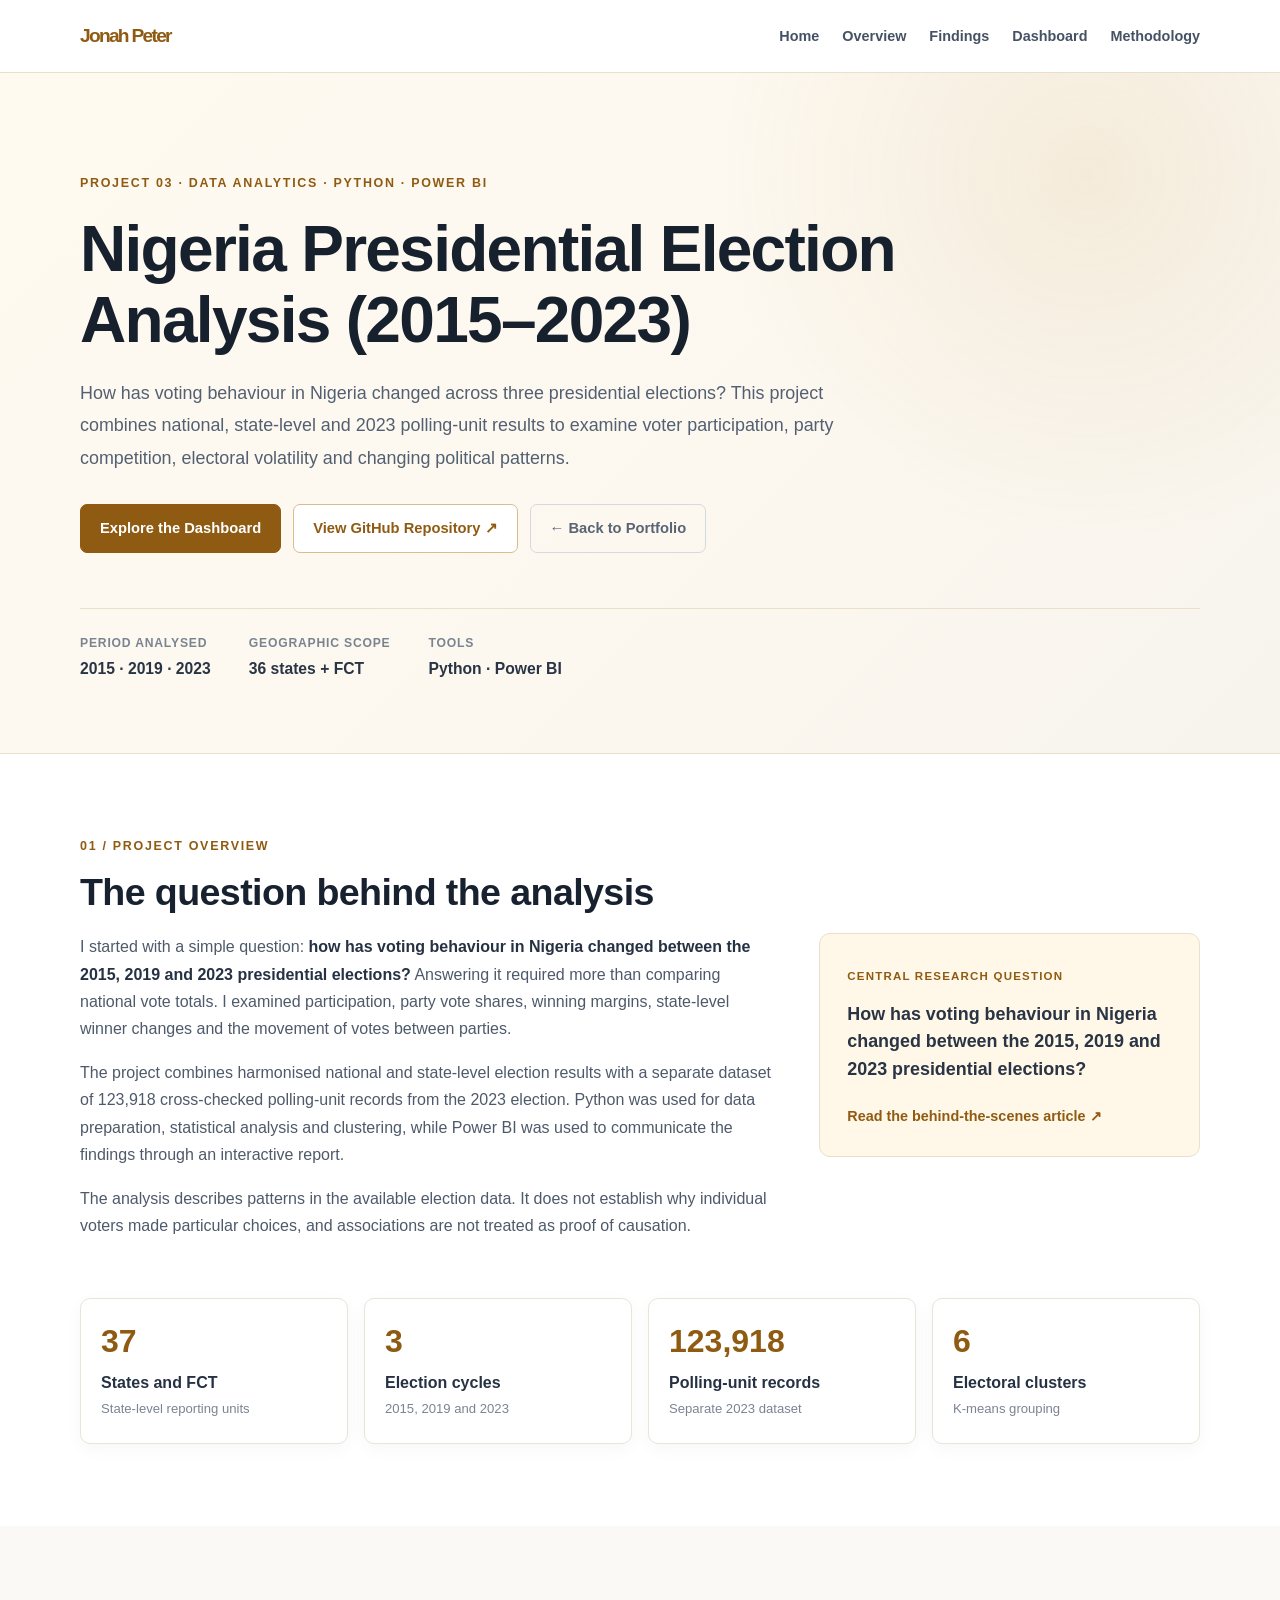
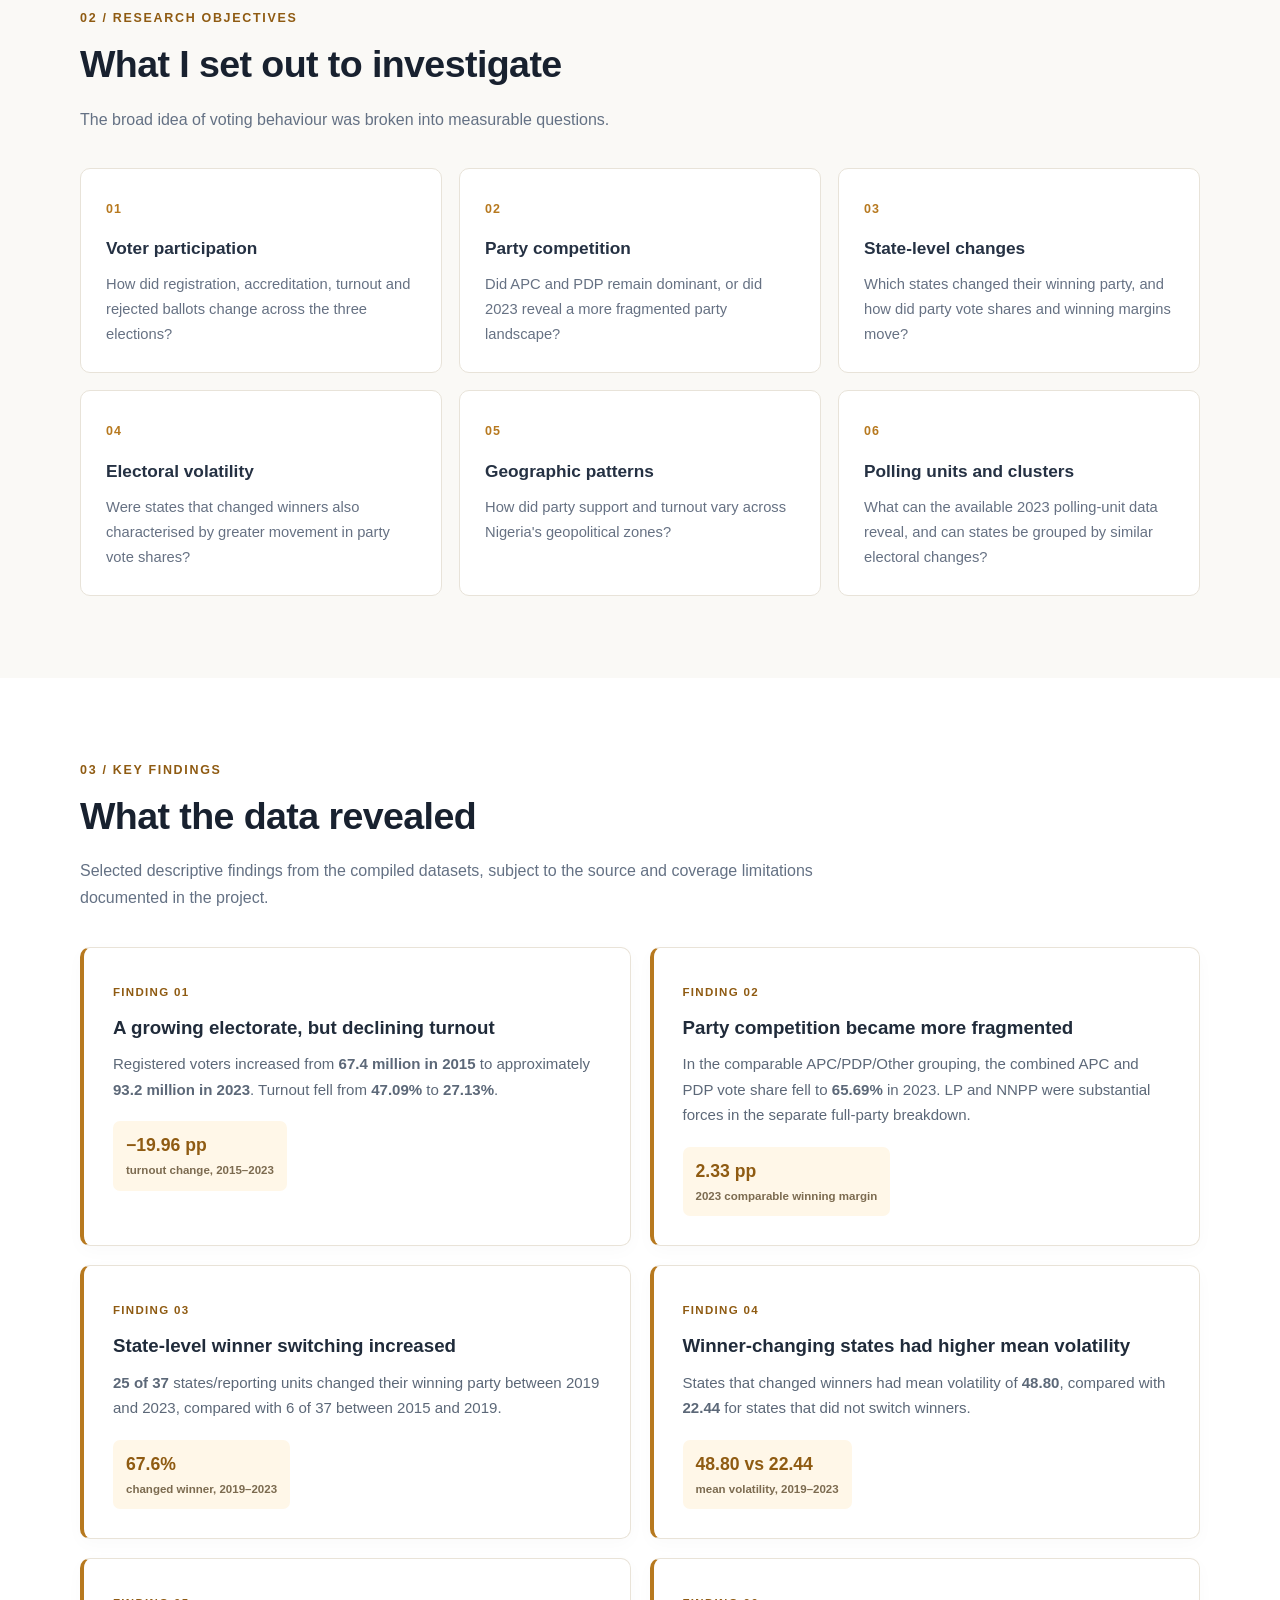
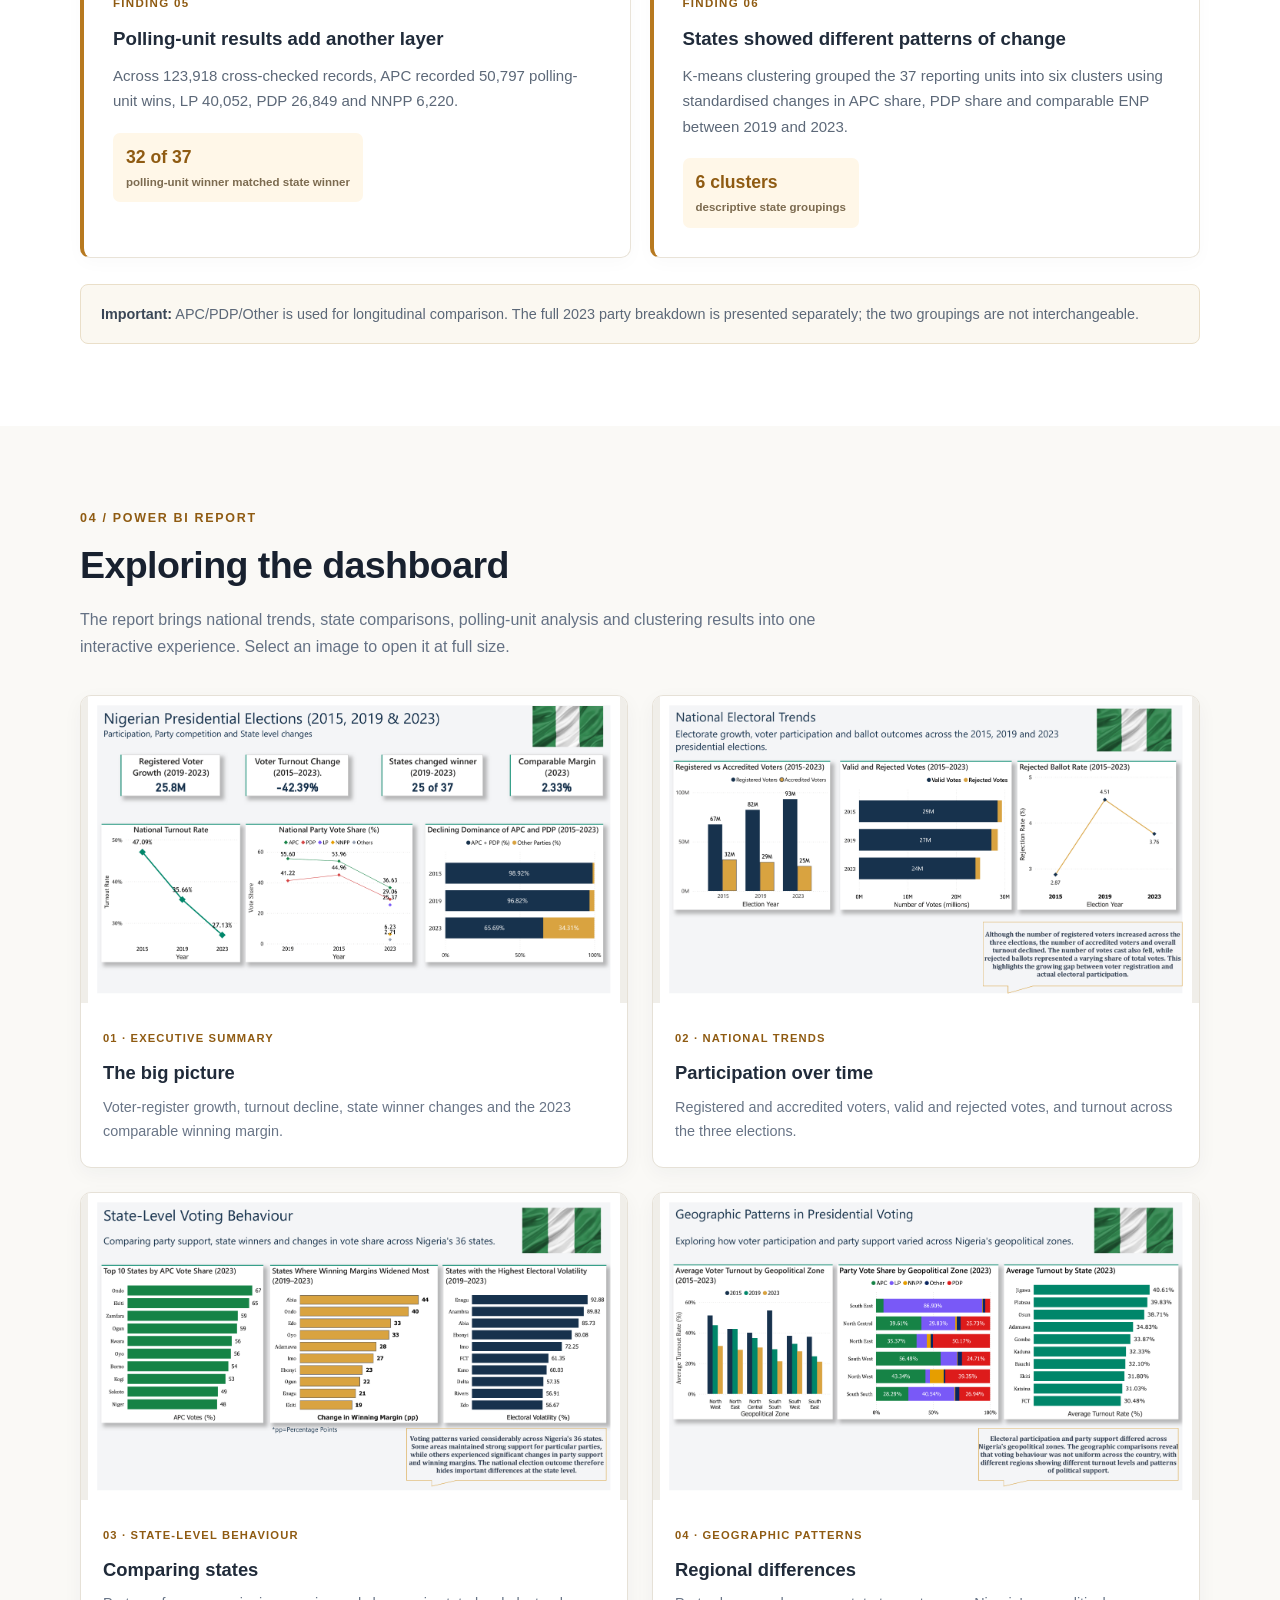
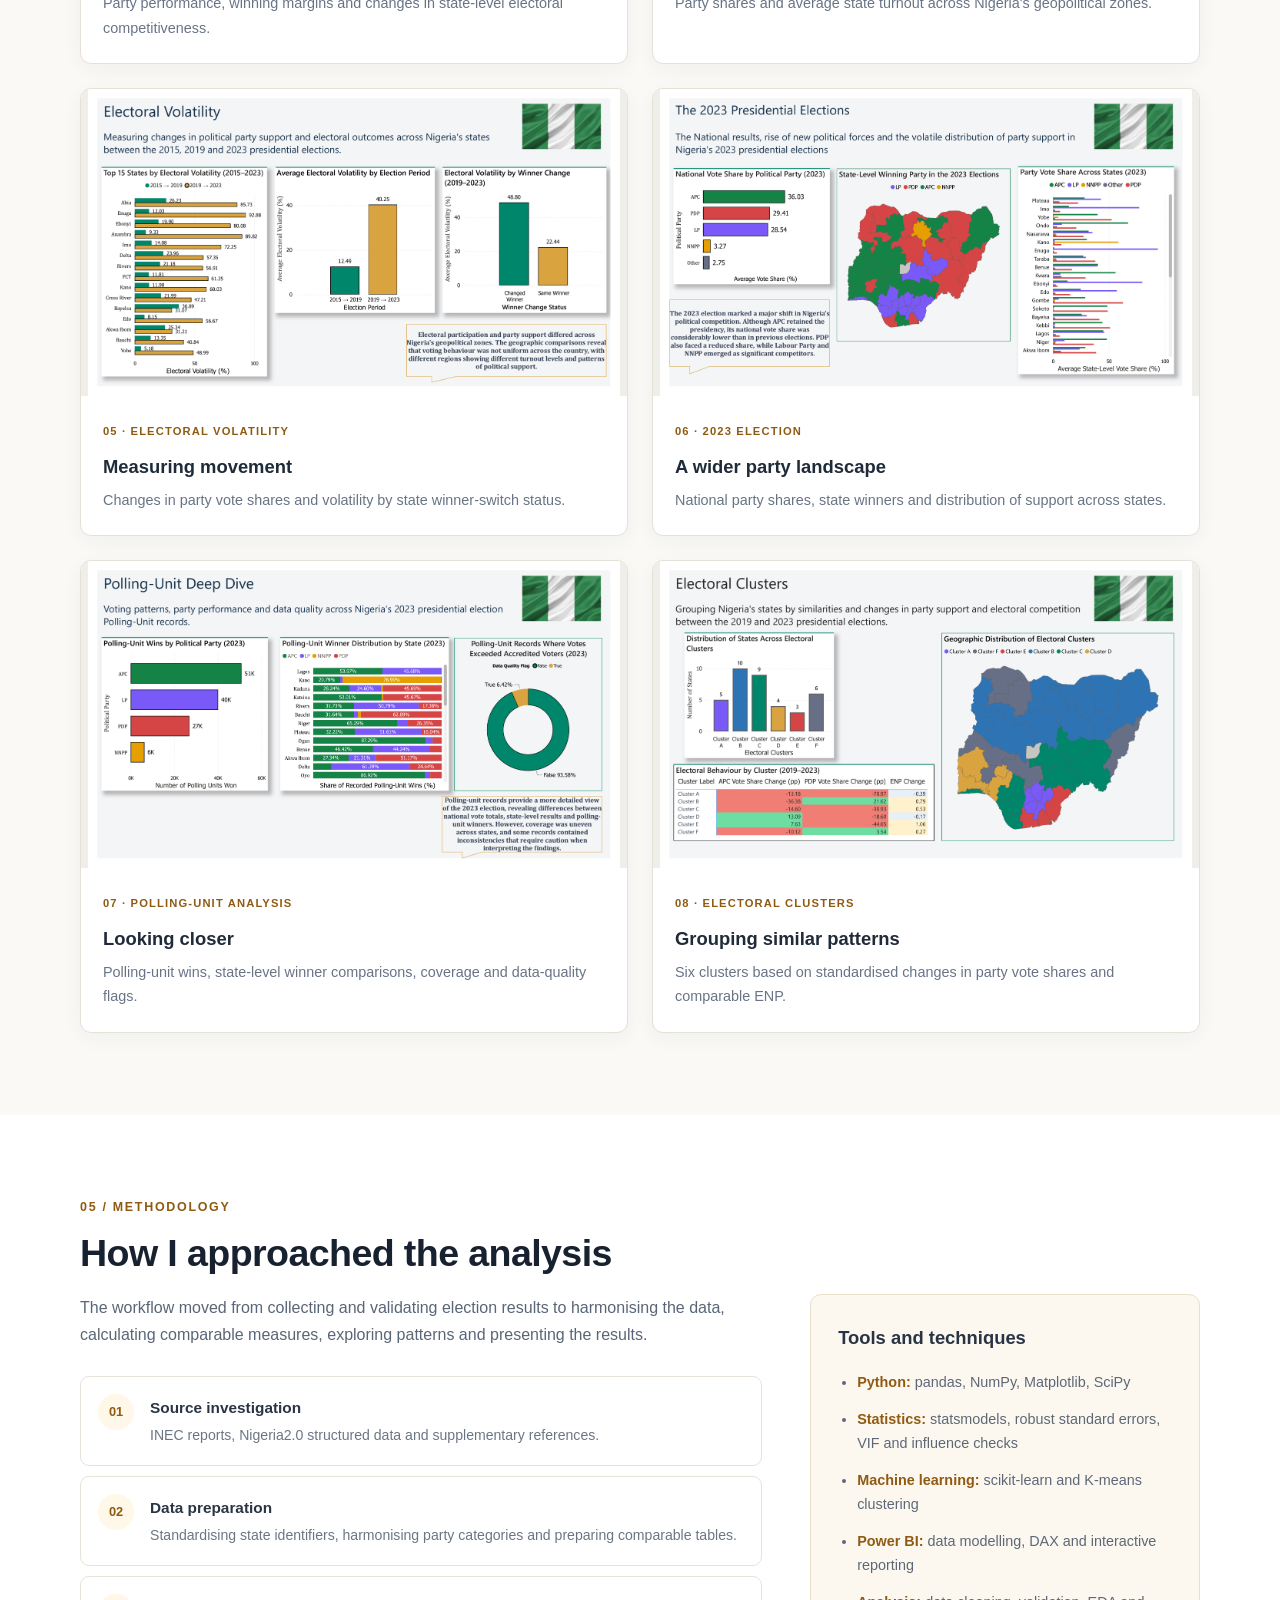
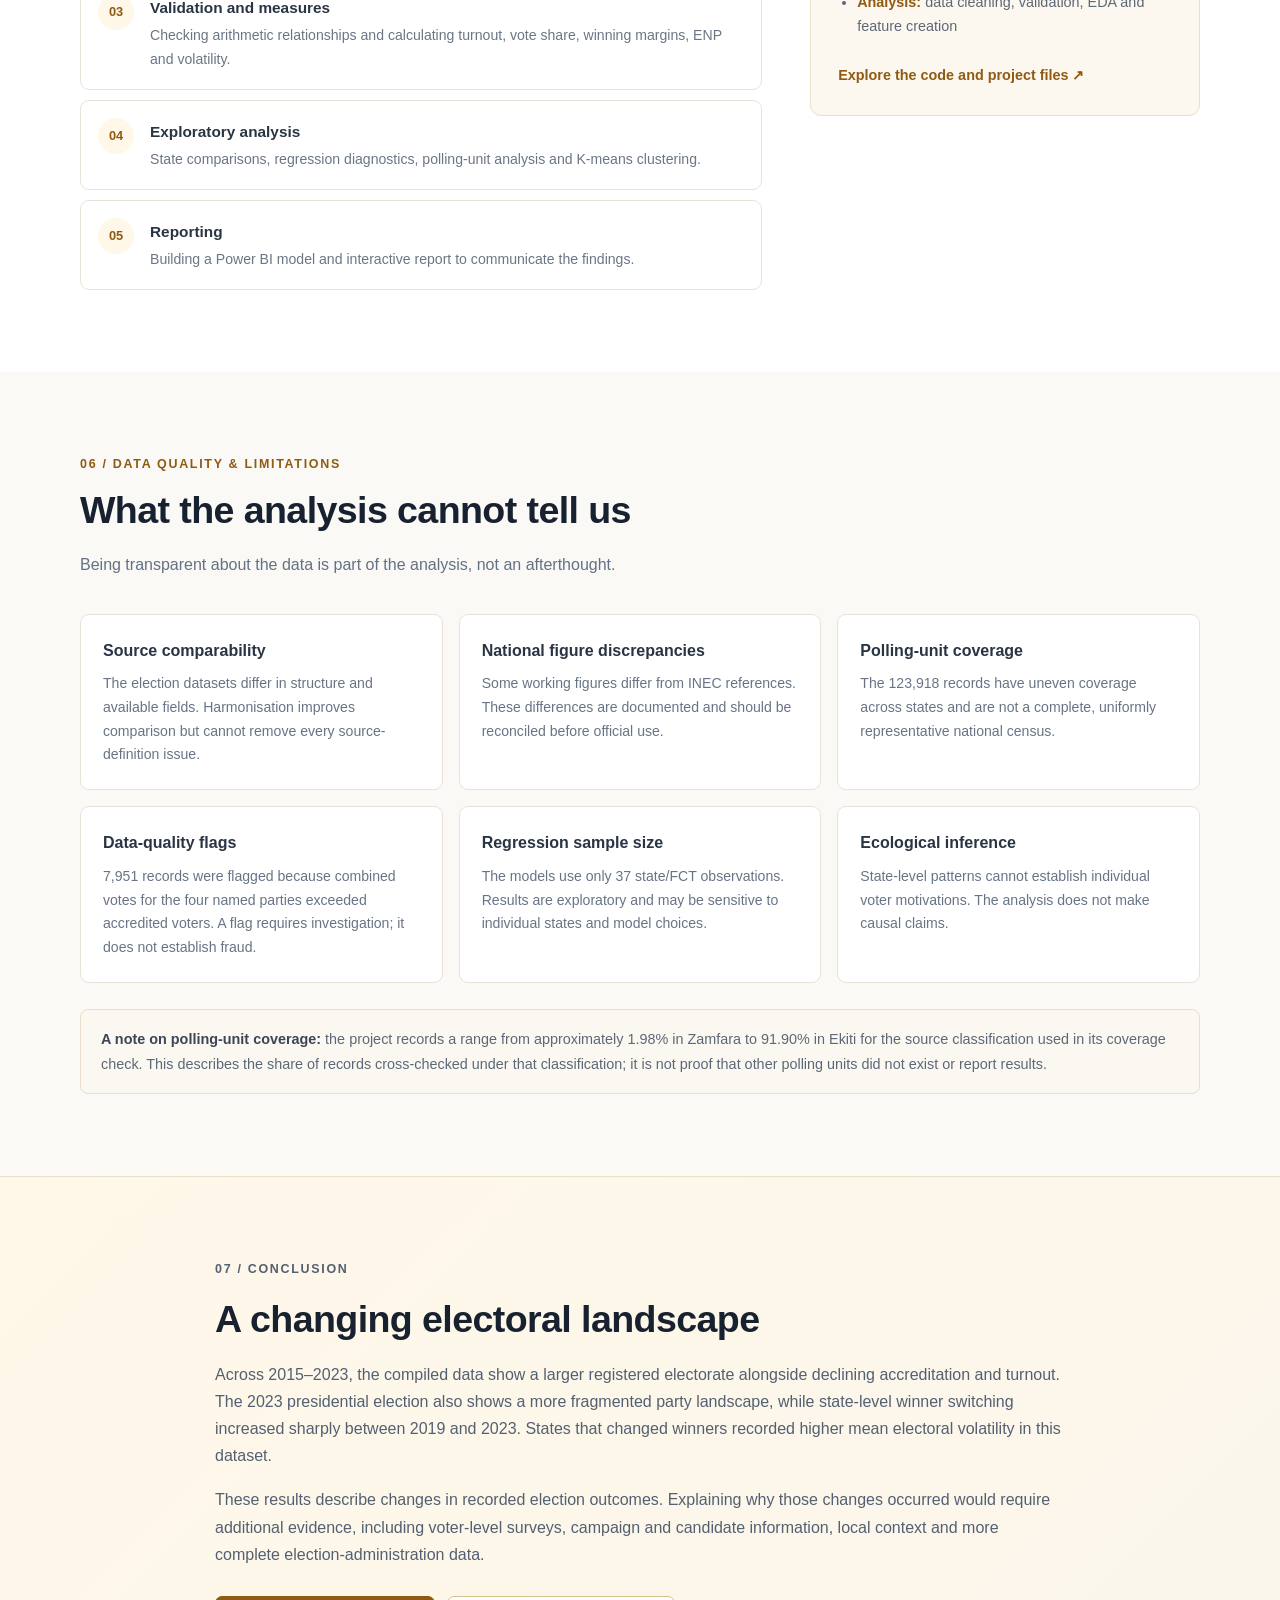
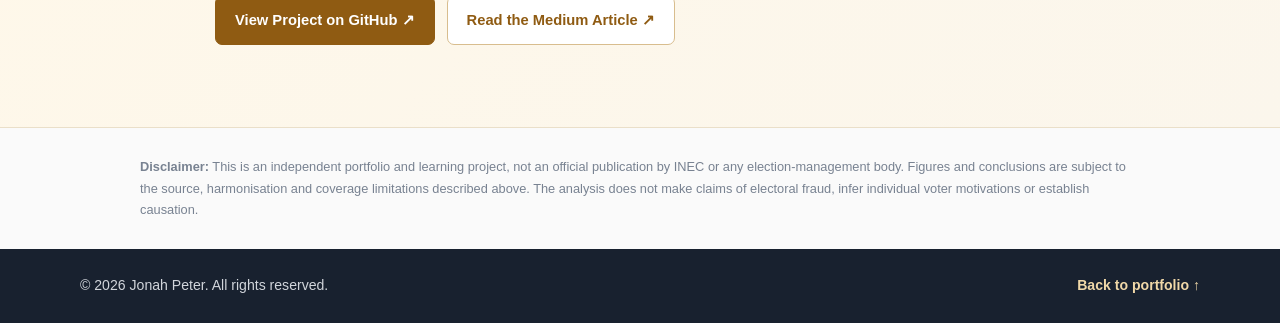
<file: project-3.html>
<!DOCTYPE html>
<html lang="en">
<head>
  <meta charset="UTF-8">
  <meta name="viewport" content="width=device-width, initial-scale=1.0">
  <meta name="description" content="An analysis of Nigeria's 2015, 2019 and 2023 presidential elections using Python and Power BI.">
  <title>Nigeria Presidential Election Analysis | Jonah Peter</title>
  <link rel="stylesheet" href="style.css">
  <link rel="stylesheet" href="project-3.css">
</head>
<body>
<nav><div class="nav-container">
  <a class="logo" href="index.html">Jonah Peter</a>
  <ul class="nav-links">
    <li><a href="index.html">Home</a></li><li><a href="#overview">Overview</a></li>
    <li><a href="#findings">Findings</a></li><li><a href="#dashboard">Dashboard</a></li>
    <li><a href="#methodology">Methodology</a></li>
  </ul>
</div></nav>

<header class="project-hero"><div class="container">
  <p class="project-label">PROJECT 03 · DATA ANALYTICS · PYTHON · POWER BI</p>
  <h1>Nigeria Presidential Election Analysis (2015–2023)</h1>
  <p class="project-intro">How has voting behaviour in Nigeria changed across three presidential elections? This project combines national, state-level and 2023 polling-unit results to examine voter participation, party competition, electoral volatility and changing political patterns.</p>
  <div class="project-buttons">
    <a class="btn btn-primary" href="#dashboard">Explore the Dashboard</a>
    <a class="btn btn-secondary" href="https://github.com/Lagoju/nigerian-elections-analysis" target="_blank" rel="noopener noreferrer">View GitHub Repository ↗</a>
    <a class="btn btn-back" href="index.html">← Back to Portfolio</a>
  </div>
  <div class="project-meta">
    <div><span>Period analysed</span><strong>2015 · 2019 · 2023</strong></div>
    <div><span>Geographic scope</span><strong>36 states + FCT</strong></div>
    <div><span>Tools</span><strong>Python · Power BI</strong></div>
  </div>
</div></header>

<main>
<section id="overview"><div class="container">
  <p class="section-kicker">01 / PROJECT OVERVIEW</p><h2>The question behind the analysis</h2>
  <div class="overview-layout"><div class="content">
    <p>I started with a simple question: <strong>how has voting behaviour in Nigeria changed between the 2015, 2019 and 2023 presidential elections?</strong> Answering it required more than comparing national vote totals. I examined participation, party vote shares, winning margins, state-level winner changes and the movement of votes between parties.</p>
    <p>The project combines harmonised national and state-level election results with a separate dataset of 123,918 cross-checked polling-unit records from the 2023 election. Python was used for data preparation, statistical analysis and clustering, while Power BI was used to communicate the findings through an interactive report.</p>
    <p>The analysis describes patterns in the available election data. It does not establish why individual voters made particular choices, and associations are not treated as proof of causation.</p>
  </div><aside class="overview-note"><span class="note-label">CENTRAL RESEARCH QUESTION</span>
    <p>How has voting behaviour in Nigeria changed between the 2015, 2019 and 2023 presidential elections?</p>
    <a href="https://medium.com/@Lagoju/behind-the-scenes-nigeria-elections-analysis-fc31238037fe" target="_blank" rel="noopener noreferrer">Read the behind-the-scenes article ↗</a>
  </aside></div>
  <div class="stats-grid">
    <article class="stat-card"><span class="stat-value">37</span><span class="stat-title">States and FCT</span><span class="stat-detail">State-level reporting units</span></article>
    <article class="stat-card"><span class="stat-value">3</span><span class="stat-title">Election cycles</span><span class="stat-detail">2015, 2019 and 2023</span></article>
    <article class="stat-card"><span class="stat-value">123,918</span><span class="stat-title">Polling-unit records</span><span class="stat-detail">Separate 2023 dataset</span></article>
    <article class="stat-card"><span class="stat-value">6</span><span class="stat-title">Electoral clusters</span><span class="stat-detail">K-means grouping</span></article>
  </div>
</div></section>

<section class="soft-section" id="questions"><div class="container">
  <p class="section-kicker">02 / RESEARCH OBJECTIVES</p><h2>What I set out to investigate</h2>
  <p class="section-intro">The broad idea of voting behaviour was broken into measurable questions.</p>
  <div class="questions-grid">
    <article class="question-card"><span>01</span><h3>Voter participation</h3><p>How did registration, accreditation, turnout and rejected ballots change across the three elections?</p></article>
    <article class="question-card"><span>02</span><h3>Party competition</h3><p>Did APC and PDP remain dominant, or did 2023 reveal a more fragmented party landscape?</p></article>
    <article class="question-card"><span>03</span><h3>State-level changes</h3><p>Which states changed their winning party, and how did party vote shares and winning margins move?</p></article>
    <article class="question-card"><span>04</span><h3>Electoral volatility</h3><p>Were states that changed winners also characterised by greater movement in party vote shares?</p></article>
    <article class="question-card"><span>05</span><h3>Geographic patterns</h3><p>How did party support and turnout vary across Nigeria's geopolitical zones?</p></article>
    <article class="question-card"><span>06</span><h3>Polling units and clusters</h3><p>What can the available 2023 polling-unit data reveal, and can states be grouped by similar electoral changes?</p></article>
  </div>
</div></section>

<section id="findings"><div class="container">
  <p class="section-kicker">03 / KEY FINDINGS</p><h2>What the data revealed</h2>
  <p class="section-intro">Selected descriptive findings from the compiled datasets, subject to the source and coverage limitations documented in the project.</p>
  <div class="findings-grid">
    <article class="finding-card"><span class="finding-index">FINDING 01</span><h3>A growing electorate, but declining turnout</h3><p>Registered voters increased from <strong>67.4 million in 2015</strong> to approximately <strong>93.2 million in 2023</strong>. Turnout fell from <strong>47.09%</strong> to <strong>27.13%</strong>.</p><div class="finding-highlight">−19.96 pp <small>turnout change, 2015–2023</small></div></article>
    <article class="finding-card"><span class="finding-index">FINDING 02</span><h3>Party competition became more fragmented</h3><p>In the comparable APC/PDP/Other grouping, the combined APC and PDP vote share fell to <strong>65.69%</strong> in 2023. LP and NNPP were substantial forces in the separate full-party breakdown.</p><div class="finding-highlight">2.33 pp <small>2023 comparable winning margin</small></div></article>
    <article class="finding-card"><span class="finding-index">FINDING 03</span><h3>State-level winner switching increased</h3><p><strong>25 of 37</strong> states/reporting units changed their winning party between 2019 and 2023, compared with 6 of 37 between 2015 and 2019.</p><div class="finding-highlight">67.6% <small>changed winner, 2019–2023</small></div></article>
    <article class="finding-card"><span class="finding-index">FINDING 04</span><h3>Winner-changing states had higher mean volatility</h3><p>States that changed winners had mean volatility of <strong>48.80</strong>, compared with <strong>22.44</strong> for states that did not switch winners.</p><div class="finding-highlight">48.80 vs 22.44 <small>mean volatility, 2019–2023</small></div></article>
    <article class="finding-card"><span class="finding-index">FINDING 05</span><h3>Polling-unit results add another layer</h3><p>Across 123,918 cross-checked records, APC recorded 50,797 polling-unit wins, LP 40,052, PDP 26,849 and NNPP 6,220.</p><div class="finding-highlight">32 of 37 <small>polling-unit winner matched state winner</small></div></article>
    <article class="finding-card"><span class="finding-index">FINDING 06</span><h3>States showed different patterns of change</h3><p>K-means clustering grouped the 37 reporting units into six clusters using standardised changes in APC share, PDP share and comparable ENP between 2019 and 2023.</p><div class="finding-highlight">6 clusters <small>descriptive state groupings</small></div></article>
  </div>
  <p class="method-note"><strong>Important:</strong> APC/PDP/Other is used for longitudinal comparison. The full 2023 party breakdown is presented separately; the two groupings are not interchangeable.</p>
</div></section>

<section class="soft-section" id="dashboard"><div class="container">
  <p class="section-kicker">04 / POWER BI REPORT</p><h2>Exploring the dashboard</h2>
  <p class="section-intro">The report brings national trends, state comparisons, polling-unit analysis and clustering results into one interactive experience. Select an image to open it at full size.</p>
  <div class="dashboard-grid">
    <article class="dashboard-card"><a href="images/project-3-nigerian-elections-analysis/executive_summary.png" target="_blank"><img src="images/project-3-nigerian-elections-analysis/executive_summary.png" alt="Executive summary dashboard" loading="lazy"></a><div class="dashboard-card-copy"><span>01 · EXECUTIVE SUMMARY</span><h3>The big picture</h3><p>Voter-register growth, turnout decline, state winner changes and the 2023 comparable winning margin.</p></div></article>
    <article class="dashboard-card"><a href="images/project-3-nigerian-elections-analysis/electoral_trends.png" target="_blank"><img src="images/project-3-nigerian-elections-analysis/electoral_trends.png" alt="National electoral trends dashboard" loading="lazy"></a><div class="dashboard-card-copy"><span>02 · NATIONAL TRENDS</span><h3>Participation over time</h3><p>Registered and accredited voters, valid and rejected votes, and turnout across the three elections.</p></div></article>
    <article class="dashboard-card"><a href="images/project-3-nigerian-elections-analysis/voting_behaviour.png" target="_blank"><img src="images/project-3-nigerian-elections-analysis/voting_behaviour.png" alt="State-level voting behaviour dashboard" loading="lazy"></a><div class="dashboard-card-copy"><span>03 · STATE-LEVEL BEHAVIOUR</span><h3>Comparing states</h3><p>Party performance, winning margins and changes in state-level electoral competitiveness.</p></div></article>
    <article class="dashboard-card"><a href="images/project-3-nigerian-elections-analysis/geographic_patterns.png" target="_blank"><img src="images/project-3-nigerian-elections-analysis/geographic_patterns.png" alt="Geographic patterns dashboard" loading="lazy"></a><div class="dashboard-card-copy"><span>04 · GEOGRAPHIC PATTERNS</span><h3>Regional differences</h3><p>Party shares and average state turnout across Nigeria's geopolitical zones.</p></div></article>
    <article class="dashboard-card"><a href="images/project-3-nigerian-elections-analysis/electoral_volatility.png" target="_blank"><img src="images/project-3-nigerian-elections-analysis/electoral_volatility.png" alt="Electoral volatility dashboard" loading="lazy"></a><div class="dashboard-card-copy"><span>05 · ELECTORAL VOLATILITY</span><h3>Measuring movement</h3><p>Changes in party vote shares and volatility by state winner-switch status.</p></div></article>
    <article class="dashboard-card"><a href="images/project-3-nigerian-elections-analysis/2023_elections.png" target="_blank"><img src="images/project-3-nigerian-elections-analysis/2023_elections.png" alt="2023 presidential election dashboard" loading="lazy"></a><div class="dashboard-card-copy"><span>06 · 2023 ELECTION</span><h3>A wider party landscape</h3><p>National party shares, state winners and distribution of support across states.</p></div></article>
    <article class="dashboard-card"><a href="images/project-3-nigerian-elections-analysis/polling_units.png" target="_blank"><img src="images/project-3-nigerian-elections-analysis/polling_units.png" alt="Polling-unit analysis dashboard" loading="lazy"></a><div class="dashboard-card-copy"><span>07 · POLLING-UNIT ANALYSIS</span><h3>Looking closer</h3><p>Polling-unit wins, state-level winner comparisons, coverage and data-quality flags.</p></div></article>
    <article class="dashboard-card"><a href="images/project-3-nigerian-elections-analysis/electoral_clusters.png" target="_blank"><img src="images/project-3-nigerian-elections-analysis/electoral_clusters.png" alt="Electoral clusters dashboard" loading="lazy"></a><div class="dashboard-card-copy"><span>08 · ELECTORAL CLUSTERS</span><h3>Grouping similar patterns</h3><p>Six clusters based on standardised changes in party vote shares and comparable ENP.</p></div></article>
  </div>
</div></section>

<section id="methodology"><div class="container">
  <p class="section-kicker">05 / METHODOLOGY</p><h2>How I approached the analysis</h2>
  <div class="method-layout"><div class="method-copy">
    <p>The workflow moved from collecting and validating election results to harmonising the data, calculating comparable measures, exploring patterns and presenting the results.</p>
    <div class="workflow">
      <div class="workflow-step"><span>01</span><div><strong>Source investigation</strong><p>INEC reports, Nigeria2.0 structured data and supplementary references.</p></div></div>
      <div class="workflow-step"><span>02</span><div><strong>Data preparation</strong><p>Standardising state identifiers, harmonising party categories and preparing comparable tables.</p></div></div>
      <div class="workflow-step"><span>03</span><div><strong>Validation and measures</strong><p>Checking arithmetic relationships and calculating turnout, vote share, winning margins, ENP and volatility.</p></div></div>
      <div class="workflow-step"><span>04</span><div><strong>Exploratory analysis</strong><p>State comparisons, regression diagnostics, polling-unit analysis and K-means clustering.</p></div></div>
      <div class="workflow-step"><span>05</span><div><strong>Reporting</strong><p>Building a Power BI model and interactive report to communicate the findings.</p></div></div>
    </div>
  </div><aside class="tools-panel"><h3>Tools and techniques</h3><ul>
    <li><strong>Python:</strong> pandas, NumPy, Matplotlib, SciPy</li>
    <li><strong>Statistics:</strong> statsmodels, robust standard errors, VIF and influence checks</li>
    <li><strong>Machine learning:</strong> scikit-learn and K-means clustering</li>
    <li><strong>Power BI:</strong> data modelling, DAX and interactive reporting</li>
    <li><strong>Analysis:</strong> data cleaning, validation, EDA and feature creation</li>
  </ul><a class="text-link" href="https://github.com/Lagoju/nigerian-elections-analysis" target="_blank" rel="noopener noreferrer">Explore the code and project files ↗</a></aside></div>
</div></section>

<section class="soft-section" id="limitations"><div class="container">
  <p class="section-kicker">06 / DATA QUALITY & LIMITATIONS</p><h2>What the analysis cannot tell us</h2>
  <p class="section-intro">Being transparent about the data is part of the analysis, not an afterthought.</p>
  <div class="limitations-grid">
    <article><h3>Source comparability</h3><p>The election datasets differ in structure and available fields. Harmonisation improves comparison but cannot remove every source-definition issue.</p></article>
    <article><h3>National figure discrepancies</h3><p>Some working figures differ from INEC references. These differences are documented and should be reconciled before official use.</p></article>
    <article><h3>Polling-unit coverage</h3><p>The 123,918 records have uneven coverage across states and are not a complete, uniformly representative national census.</p></article>
    <article><h3>Data-quality flags</h3><p>7,951 records were flagged because combined votes for the four named parties exceeded accredited voters. A flag requires investigation; it does not establish fraud.</p></article>
    <article><h3>Regression sample size</h3><p>The models use only 37 state/FCT observations. Results are exploratory and may be sensitive to individual states and model choices.</p></article>
    <article><h3>Ecological inference</h3><p>State-level patterns cannot establish individual voter motivations. The analysis does not make causal claims.</p></article>
  </div>
  <div class="data-note"><strong>A note on polling-unit coverage:</strong> the project records a range from approximately 1.98% in Zamfara to 91.90% in Ekiti for the source classification used in its coverage check. This describes the share of records cross-checked under that classification; it is not proof that other polling units did not exist or report results.</div>
</div></section>

<section class="conclusion-section"><div class="container conclusion-content">
  <p class="section-kicker">07 / CONCLUSION</p><h2>A changing electoral landscape</h2>
  <p>Across 2015–2023, the compiled data show a larger registered electorate alongside declining accreditation and turnout. The 2023 presidential election also shows a more fragmented party landscape, while state-level winner switching increased sharply between 2019 and 2023. States that changed winners recorded higher mean electoral volatility in this dataset.</p>
  <p>These results describe changes in recorded election outcomes. Explaining why those changes occurred would require additional evidence, including voter-level surveys, campaign and candidate information, local context and more complete election-administration data.</p>
  <div class="project-buttons"><a class="btn btn-primary" href="https://github.com/Lagoju/nigerian-elections-analysis" target="_blank" rel="noopener noreferrer">View Project on GitHub ↗</a><a class="btn btn-secondary" href="https://medium.com/@Lagoju/behind-the-scenes-nigeria-elections-analysis-fc31238037fe" target="_blank" rel="noopener noreferrer">Read the Medium Article ↗</a></div>
</div></section>
<section class="disclaimer-section"><div class="container"><p><strong>Disclaimer:</strong> This is an independent portfolio and learning project, not an official publication by INEC or any election-management body. Figures and conclusions are subject to the source, harmonisation and coverage limitations described above. The analysis does not make claims of electoral fraud, infer individual voter motivations or establish causation.</p></div></section>
</main>
<footer><div class="container"><p>© 2026 Jonah Peter. All rights reserved.</p><a href="index.html">Back to portfolio ↑</a></div></footer>
</body></html>
</file>
<file: style.css>
/* =========================================================
   JONAH PETER — PORTFOLIO HOME PAGE
   Palette: Navy #101D35 · Gold #D5AA55 · Cream #F3EBDD · White #FFFFFF
========================================================= */
:root {
  --navy: #101D35;
  --gold: #D5AA55;
  --cream: #F3EBDD;
  --white: #FFFFFF;
  --ink: #17243a;
  --muted: #667085;
  --line: rgba(16, 29, 53, .13);
  --serif: Georgia, 'Times New Roman', serif;
  --sans: 'DM Sans', Arial, sans-serif;
  --display: 'Manrope', 'DM Sans', Arial, sans-serif;
}

* { margin: 0; padding: 0; box-sizing: border-box; }
html { scroll-behavior: smooth; scroll-padding-top: 86px; }
body { font-family: var(--sans); color: var(--ink); background: var(--cream); line-height: 1.7; -webkit-font-smoothing: antialiased; }
a { color: inherit; text-decoration: none; }
img { display: block; max-width: 100%; }
.container { width: min(1120px, calc(100% - 48px)); margin: 0 auto; }
::selection { color: var(--navy); background: var(--gold); }

/* Navigation */
.site-nav { position: sticky; top: 0; z-index: 100; background: rgba(243, 235, 221, .94); backdrop-filter: blur(14px); border-bottom: 1px solid rgba(16, 29, 53, .09); }
.nav-container { min-height: 78px; display: flex; align-items: center; justify-content: space-between; gap: 28px; }
.logo, .footer-logo { font: 800 1.45rem var(--display); letter-spacing: -.09em; color: var(--navy); }
.logo span, .footer-logo span { color: var(--gold); }
.nav-links { display: flex; align-items: center; gap: clamp(18px, 3vw, 36px); }
.nav-links a { color: #435067; font-size: .82rem; font-weight: 700; transition: color .2s ease; }
.nav-links a:hover { color: var(--gold); }
.nav-links .nav-contact { color: var(--navy); border: 1px solid rgba(16,29,53,.25); border-radius: 999px; padding: 9px 16px; }
.nav-contact span { color: #a87925; margin-left: 5px; }

/* Hero */
.hero { min-height: 640px; position: relative; overflow: hidden; display: flex; align-items: center; background: var(--navy); color: var(--white); }
.hero::after { content: ''; position: absolute; width: 520px; height: 520px; right: -130px; top: 45px; border: 1px solid rgba(213,170,85,.24); border-radius: 50%; box-shadow: 0 0 0 55px rgba(213,170,85,.035), 0 0 0 110px rgba(213,170,85,.025), 0 0 0 165px rgba(213,170,85,.018); pointer-events: none; }
.hero-pattern { position: absolute; inset: 0; opacity: .13; background-image: linear-gradient(rgba(255,255,255,.08) 1px, transparent 1px), linear-gradient(90deg, rgba(255,255,255,.08) 1px, transparent 1px); background-size: 72px 72px; mask-image: linear-gradient(90deg, black, transparent 80%); }
.hero-inner { position: relative; z-index: 1; padding-top: 96px; padding-bottom: 100px; }
.eyebrow { display: flex; align-items: center; gap: 11px; color: #9a7a42; font-size: .68rem; line-height: 1.4; font-weight: 800; letter-spacing: .18em; }
.eyebrow-line { width: 27px; height: 1px; display: inline-block; background: var(--gold); flex: 0 0 auto; }
.hero-eyebrow { color: #d9c9a7; margin-bottom: 27px; }
.hero h1 { max-width: 850px; font: 800 clamp(3.2rem, 7.5vw, 6.7rem)/1.04 var(--display); letter-spacing: -.075em; }
.gold-dot { color: var(--gold); }
.hero-outline { color: transparent; -webkit-text-stroke: 1.3px rgba(243,235,221,.8); }
.hero-description { max-width: 550px; margin-top: 28px; color: rgba(255,255,255,.72); font-size: 1.08rem; }
.hero-actions { display: flex; align-items: center; flex-wrap: wrap; gap: 28px; margin-top: 36px; }
.button { display: inline-flex; align-items: center; justify-content: center; gap: 22px; padding: 14px 21px; border-radius: 3px; font-size: .82rem; font-weight: 800; transition: transform .2s ease, background .2s ease, color .2s ease; }
.button:hover { transform: translateY(-3px); }
.button-gold { color: var(--navy); background: var(--gold); }
.button-gold:hover { background: #e3bd70; }
.text-link { font-size: .82rem; font-weight: 700; }
.hero-secondary { color: var(--cream); }
.hero-secondary span { color: var(--gold); margin-left: 7px; }
.hero-footnote { margin-top: 70px; color: rgba(255,255,255,.54); font-size: .72rem; letter-spacing: .04em; }
.status-dot, .loading-dot { display: inline-block; width: 7px; height: 7px; margin-right: 8px; border-radius: 50%; background: var(--gold); box-shadow: 0 0 0 5px rgba(213,170,85,.13); }
.hero-index { position: absolute; right: max(24px, calc((100vw - 1120px)/2)); bottom: 38px; color: rgba(255,255,255,.4); font-size: .65rem; letter-spacing: .18em; }

/* Shared sections */
.section { padding: 112px 0; }
h2 { color: var(--navy); font: 800 clamp(2.4rem, 4.5vw, 4.1rem)/1.1 var(--display); letter-spacing: -.065em; }
.about-section { background: var(--cream); }
.about-grid { display: grid; grid-template-columns: .85fr 1.15fr; gap: clamp(50px, 9vw, 130px); }
.section-intro h2 { margin-top: 24px; }
.intro-note { max-width: 250px; margin-top: 22px; color: var(--muted); font-size: .9rem; }
.about-content { max-width: 650px; padding-top: 8px; }
.about-content p { margin-bottom: 19px; color: #596477; font-size: .96rem; }
.about-content em { color: var(--navy); }
.about-content .about-ending { margin-top: 28px; color: var(--navy); font-family: var(--serif); font-size: 1.35rem; font-style: italic; }
.about-ending strong { color: #a87925; font-weight: 700; }

/* Project gallery */
.projects-section { color: var(--white); background: var(--navy); }
.projects-heading { display: flex; align-items: end; justify-content: space-between; gap: 40px; margin-bottom: 48px; }
.projects-heading .eyebrow { color: #d9c9a7; margin-bottom: 17px; }
.projects-heading h2 { color: var(--white); }
.projects-lede { max-width: 340px; padding-bottom: 8px; color: rgba(255,255,255,.62); font-size: .9rem; }
.project-grid { display: grid; grid-template-columns: repeat(2, minmax(0, 1fr)); gap: 28px; align-items: stretch; }
.project-card { overflow: hidden; background: var(--white); color: var(--ink); border-radius: 5px; transition: transform .25s ease, box-shadow .25s ease; }
.project-card:hover { transform: translateY(-7px); box-shadow: 0 22px 50px rgba(0,0,0,.22); }
.project-image-link { position: relative; display: block; overflow: hidden; aspect-ratio: 16 / 9; background: #e5dfd3; }
.project-thumbnail { width: 100%; height: 100%; object-fit: cover; transition: transform .5s ease; }
.project-card:hover .project-thumbnail { transform: scale(1.045); }
.project-image-link::after { content: ''; position: absolute; inset: 45% 0 0; background: linear-gradient(transparent, rgba(16,29,53,.48)); }
.image-index { position: absolute; z-index: 1; left: 21px; bottom: 17px; color: white; font-size: .62rem; font-weight: 800; letter-spacing: .17em; }
.image-arrow { position: absolute; z-index: 1; right: 17px; top: 17px; display: grid; place-items: center; width: 34px; height: 34px; border-radius: 50%; color: var(--navy); background: var(--gold); font-size: 1rem; }
.project-card-body { padding: 27px 29px 30px; }
.project-category { margin-bottom: 12px; color: #99712f; font-size: .62rem; font-weight: 800; letter-spacing: .1em; }
.project-category span { color: #c7b58f; padding: 0 3px; }
.project-card h3 { max-width: 440px; margin-bottom: 12px; color: var(--navy); font: 800 1.35rem/1.25 var(--display); letter-spacing: -.035em; }
.project-card-body > p:not(.project-category) { min-height: 83px; margin-bottom: 20px; color: #697386; font-size: .82rem; line-height: 1.75; }
.project-link { display: inline-flex; align-items: center; gap: 12px; color: var(--navy); font-size: .78rem; font-weight: 800; border-bottom: 1px solid var(--gold); padding-bottom: 5px; }
.project-link span { color: #a87925; transition: transform .2s ease; }
.project-link:hover span { transform: translateX(4px); }

/* Next project card */
.next-project-card { min-height: 100%; position: relative; overflow: hidden; display: flex; flex-direction: column; padding: 26px 29px 22px; color: var(--navy); background: var(--cream); border: 1px solid rgba(213,170,85,.5); border-radius: 5px; }
.next-card-top { position: relative; z-index: 1; color: #7d6a49; font-size: .61rem; font-weight: 800; letter-spacing: .16em; }
.next-card-top .loading-dot { width: 6px; height: 6px; animation: pulse 1.6s infinite; }
.next-card-art { position: absolute; width: 250px; height: 250px; top: 38px; right: 8px; opacity: .8; }
.orbit { position: absolute; inset: 50%; border: 1px solid rgba(16,29,53,.2); border-radius: 50%; transform: translate(-50%,-50%); }
.orbit-one { width: 105px; height: 105px; }
.orbit-two { width: 175px; height: 175px; border-color: rgba(168,121,37,.36); }
.orbit-three { width: 245px; height: 245px; border-style: dashed; border-color: rgba(16,29,53,.16); }
.orbit-core { position: absolute; inset: 50%; display: grid; place-items: center; width: 58px; height: 58px; border-radius: 50%; transform: translate(-50%,-50%); color: var(--navy); background: var(--gold); font: 800 1rem var(--display); }
.next-card-copy { position: relative; z-index: 1; margin-top: auto; padding-top: 180px; }
.next-card-copy .eyebrow { margin-bottom: 10px; }
.next-card-copy h3 { color: var(--navy); font: 800 clamp(2rem, 3vw, 2.7rem)/1.04 var(--display); letter-spacing: -.06em; }
.next-card-copy h3 span { color: #a87925; font-family: var(--serif); font-style: italic; font-weight: 400; }
.next-card-copy > p:last-child { max-width: 300px; margin-top: 13px; color: #667085; font-size: .82rem; }
.next-card-footer { display: flex; justify-content: space-between; margin-top: 28px; padding-top: 13px; border-top: 1px solid rgba(16,29,53,.16); color: #8c8069; font-size: .56rem; font-weight: 800; letter-spacing: .16em; }
.next-card-footer span { color: #a87925; font-size: .9rem; }
@keyframes pulse { 0%,100% { box-shadow: 0 0 0 4px rgba(213,170,85,.14); } 50% { box-shadow: 0 0 0 8px rgba(213,170,85,.04); } }

/* Writing */
.writing-section { background: var(--white); }
.writing-grid { display: grid; grid-template-columns: 1.1fr .9fr; align-items: center; gap: 90px; }
.writing-grid .eyebrow, .skills-heading .eyebrow { margin-bottom: 20px; }
.writing-content p { margin-bottom: 27px; color: #667085; font-size: .95rem; }
.button-outline { color: var(--navy); border: 1px solid rgba(16,29,53,.3); background: transparent; }
.button-outline span { color: #a87925; }
.button-outline:hover { color: var(--cream); background: var(--navy); }

/* Skills */
.skills-section { background: var(--cream); }
.skills-layout { display: grid; grid-template-columns: .75fr 1.25fr; gap: 90px; align-items: center; }
.skills-list { display: flex; flex-wrap: wrap; gap: 12px; }
.skills-list span { padding: 12px 17px; border: 1px solid rgba(16,29,53,.2); border-radius: 2px; color: var(--navy); background: rgba(255,255,255,.48); font-size: .78rem; font-weight: 700; transition: background .2s ease, border-color .2s ease, transform .2s ease; }
.skills-list span:hover { transform: translateY(-3px); border-color: var(--gold); background: var(--white); }

/* Contact + footer */
.contact-section { padding: 100px 0 94px; color: var(--white); background: var(--navy); text-align: center; }
.contact-inner { max-width: 720px; }
.contact-inner .eyebrow { justify-content: center; color: #d9c9a7; }
.contact-inner h2 { margin-top: 22px; color: var(--white); font-size: clamp(3rem, 7vw, 5.8rem); }
.contact-inner h2 span { color: var(--gold); font-family: var(--serif); font-style: italic; font-weight: 400; }
.contact-inner > p:not(.eyebrow) { max-width: 470px; margin: 22px auto 0; color: rgba(255,255,255,.66); font-size: .9rem; }
.contact-links { display: flex; justify-content: center; flex-wrap: wrap; gap: 30px; margin-top: 34px; }
.contact-links a { color: var(--cream); font-size: .82rem; font-weight: 700; border-bottom: 1px solid rgba(213,170,85,.6); padding-bottom: 5px; }
.contact-links a span { color: var(--gold); margin-left: 5px; }
.site-footer { color: rgba(255,255,255,.56); background: #0b1528; }
.footer-inner { min-height: 78px; display: flex; align-items: center; justify-content: space-between; gap: 20px; }
.footer-logo { color: var(--cream); font-size: 1.15rem; }
.footer-inner p, .back-top { font-size: .68rem; }
.back-top { color: var(--gold); font-weight: 700; }

/* Responsive */
@media (max-width: 760px) {
  .container { width: min(100% - 36px, 600px); }
  .nav-container { min-height: 70px; align-items: flex-start; padding: 17px 0 13px; }
  .nav-links { justify-content: flex-end; flex-wrap: wrap; gap: 9px 17px; padding-top: 4px; }
  .nav-links a { font-size: .72rem; }
  .nav-links .nav-contact { padding: 5px 10px; }
  .hero { min-height: 590px; }
  .hero-inner { padding-top: 85px; padding-bottom: 90px; }
  .hero::after { width: 350px; height: 350px; right: -210px; top: 150px; }
  .hero-footnote { margin-top: 55px; }
  .section { padding: 82px 0; }
  .about-grid, .writing-grid, .skills-layout { grid-template-columns: 1fr; gap: 35px; }
  .about-content { padding-top: 0; }
  .projects-heading { align-items: flex-start; flex-direction: column; gap: 16px; margin-bottom: 32px; }
  .projects-lede { max-width: 480px; }
  .project-grid { gap: 20px; }
  .project-card-body { padding: 23px 22px 25px; }
  .project-card-body > p:not(.project-category) { min-height: auto; }
  .next-project-card { min-height: 420px; }
  .writing-grid { gap: 25px; }
  .skills-layout { gap: 27px; }
  .contact-section { padding: 82px 0; }
  .footer-inner { padding: 18px 0; flex-wrap: wrap; }
}
@media (max-width: 520px) {
  .nav-container { flex-direction: column; gap: 8px; }
  .nav-links { justify-content: flex-start; width: 100%; }
  .hero h1 { font-size: clamp(2.9rem, 14vw, 4.5rem); }
  .hero-description { font-size: .96rem; }
  .hero-actions { align-items: flex-start; flex-direction: column; gap: 19px; }
  .project-grid { grid-template-columns: 1fr; }
  .project-card h3 { font-size: 1.25rem; }
  .next-project-card { min-height: 410px; }
  .next-card-art { right: -45px; }
  .footer-inner { justify-content: space-between; }
  .footer-inner p { order: 3; width: 100%; }
}
@media (prefers-reduced-motion: reduce) {
  *, *::before, *::after { scroll-behavior: auto !important; animation-duration: .01ms !important; animation-iteration-count: 1 !important; transition-duration: .01ms !important; }
}
</file>
<file: project-1.css>
/* =========================
   GENERAL
========================= */

* {
    margin: 0;
    padding: 0;
    box-sizing: border-box;
}

html {
    scroll-behavior: smooth;
}

body {
    font-family: Arial, Helvetica, sans-serif;
    line-height: 1.6;
    color: #1f2937;
    background-color: #ffffff;
}

a {
    text-decoration: none;
    color: inherit;
}

.container {
    width: 90%;
    max-width: 1100px;
    margin: 0 auto;
}


/* =========================
   NAVIGATION
========================= */

nav {
    position: sticky;
    top: 0;
    z-index: 1000;
    background-color: #ffffff;
    border-bottom: 1px solid #dcefe5;
}

.nav-container {
    width: 90%;
    max-width: 1100px;
    margin: 0 auto;
    display: flex;
    justify-content: space-between;
    align-items: center;
    padding: 18px 0;
}

.logo {
    font-size: 1.3rem;
    font-weight: bold;
    color: #008c4a;
}

.nav-links {
    display: flex;
    gap: 25px;
    list-style: none;
}

.nav-links a {
    color: #374151;
    font-size: 0.95rem;
    transition: color 0.3s ease;
}

.nav-links a:hover {
    color: #008c4a;
}


/* =========================
   PROJECT HERO
========================= */

.project-hero {
    padding: 105px 0 95px;
    background-color: #f3faf6;
    border-bottom: 1px solid #d7eee1;
}

.project-hero .container {
    position: relative;
}

.project-label {
    display: inline-block;
    color: #008c4a;
    font-size: 0.82rem;
    font-weight: bold;
    letter-spacing: 1.8px;
    text-transform: uppercase;
    margin-bottom: 20px;
}

.project-label::before {
    content: "";
    display: inline-block;
    width: 32px;
    height: 3px;
    background-color: #008c4a;
    margin-right: 10px;
    vertical-align: middle;
    border-radius: 2px;
}

.project-hero h1 {
    max-width: 900px;
    font-size: 3.4rem;
    line-height: 1.12;
    color: #111827;
    margin-bottom: 25px;
    letter-spacing: -1px;
}

.project-intro {
    max-width: 800px;
    font-size: 1.12rem;
    line-height: 1.75;
    color: #4b5563;
    margin-bottom: 32px;
}


/* =========================
   BUTTONS
========================= */

.project-buttons {
    display: flex;
    flex-wrap: wrap;
    gap: 12px;
    align-items: center;
}

.btn {
    display: inline-block;
    padding: 12px 21px;
    border-radius: 7px;
    font-weight: bold;
    transition: all 0.3s ease;
}

.btn-primary {
    background-color: #008c4a;
    color: #ffffff;
    border: 1px solid #008c4a;
}

.btn-primary:hover {
    background-color: #006f3b;
    border-color: #006f3b;
    transform: translateY(-2px);
    box-shadow: 0 7px 18px rgba(0, 140, 74, 0.16);
}

.btn-secondary {
    background-color: #ffffff;
    color: #008c4a;
    border: 1px solid #008c4a;
}

.btn-secondary:hover {
    background-color: #eaf7f0;
    transform: translateY(-2px);
}

.btn-back {
    color: #4b5563;
    border: 1px solid #d1d5db;
    background-color: #ffffff;
}

.btn-back:hover {
    color: #008c4a;
    border-color: #008c4a;
    transform: translateY(-2px);
}


/* =========================
   SECTIONS
========================= */

section {
    padding: 85px 0;
}

section h2 {
    position: relative;
    font-size: 2rem;
    line-height: 1.25;
    color: #111827;
    margin-bottom: 18px;
    padding-left: 16px;
}

section h2::before {
    content: "";
    position: absolute;
    left: 0;
    top: 3px;
    width: 5px;
    height: calc(100% - 6px);
    background-color: #008c4a;
    border-radius: 3px;
}

.section-intro {
    max-width: 750px;
    color: #6b7280;
    margin-bottom: 38px;
    font-size: 1rem;
}

.content {
    max-width: 800px;
}

.content p {
    color: #4b5563;
    margin-bottom: 18px;
    line-height: 1.75;
}

.content ul {
    margin: 0 0 20px 25px;
    color: #4b5563;
}

.content li {
    margin-bottom: 7px;
}

.light-section {
    background-color: #f8fbf9;
}


/* =========================
   BUSINESS QUESTIONS
========================= */

.questions-grid {
    display: grid;
    grid-template-columns: repeat(2, 1fr);
    gap: 22px;
    margin-top: 35px;
}

.question-card {
    position: relative;
    background-color: #ffffff;
    padding: 30px;
    border: 1px solid #dce9e2;
    border-radius: 10px;
    transition: all 0.3s ease;
    overflow: hidden;
}

.question-card::before {
    content: "";
    position: absolute;
    top: 0;
    left: 0;
    width: 100%;
    height: 4px;
    background-color: #008c4a;
}

.question-card:hover {
    transform: translateY(-5px);
    border-color: #008c4a;
    box-shadow: 0 12px 28px rgba(0, 140, 74, 0.09);
}

.question-card h3 {
    color: #008c4a;
    font-size: 1.18rem;
    line-height: 1.4;
    margin-bottom: 12px;
}

.question-card p {
    color: #4b5563;
    line-height: 1.7;
}


/* =========================
   DATA & TOOLS
========================= */

.two-column {
    display: grid;
    grid-template-columns: 1fr 1fr;
    gap: 70px;
}

.two-column h3 {
    color: #111827;
    margin-bottom: 15px;
}

.two-column p {
    max-width: 520px;
    color: #4b5563;
    margin-bottom: 18px;
    line-height: 1.75;
}

.tools-list {
    list-style: none;
}

.tools-list li {
    margin-bottom: 14px;
    color: #4b5563;
    padding-left: 22px;
    position: relative;
}

.tools-list li::before {
    content: "✓";
    position: absolute;
    left: 0;
    color: #008c4a;
    font-weight: bold;
}

.tools-list strong {
    color: #008c4a;
}


/* =========================
   WORKFLOW
========================= */

.workflow {
    max-width: 720px;
    margin-top: 38px;
}

.workflow-step {
    display: flex;
    align-items: center;
    gap: 18px;
    padding: 19px 22px;
    background-color: #ffffff;
    border: 1px solid #dce9e2;
    border-radius: 9px;
    transition: all 0.3s ease;
}

.workflow-step:hover {
    border-color: #008c4a;
    transform: translateX(4px);
    box-shadow: 0 6px 18px rgba(0, 140, 74, 0.07);
}

.workflow-step span {
    min-width: 40px;
    height: 40px;
    display: flex;
    align-items: center;
    justify-content: center;
    background-color: #e6f5ed;
    color: #008c4a;
    border-radius: 50%;
    font-weight: bold;
    font-size: 0.85rem;
}

.workflow-step p {
    color: #374151;
    font-weight: 600;
}

.workflow-arrow {
    text-align: center;
    color: #008c4a;
    font-size: 1.3rem;
    padding: 6px 0;
}


/* =========================
   KEY FINDINGS
========================= */

.findings-grid {
    display: grid;
    grid-template-columns: repeat(2, 1fr);
    gap: 22px;
    margin-top: 35px;
}

.finding-card {
    position: relative;
    background-color: #ffffff;
    padding: 32px;
    border: 1px solid #dce9e2;
    border-radius: 10px;
    transition: all 0.3s ease;
    overflow: hidden;
}

.finding-card::after {
    content: "";
    position: absolute;
    left: 0;
    top: 0;
    width: 4px;
    height: 100%;
    background-color: #008c4a;
}

.finding-card:hover {
    transform: translateY(-4px);
    border-color: #008c4a;
    box-shadow: 0 10px 25px rgba(0, 140, 74, 0.08);
}

.finding-number {
    display: inline-block;
    color: #008c4a;
    font-size: 0.82rem;
    font-weight: bold;
    letter-spacing: 1px;
    margin-bottom: 15px;
}

.finding-card h3 {
    font-size: 1.28rem;
    line-height: 1.4;
    color: #111827;
    margin-bottom: 14px;
}

.finding-card p {
    color: #4b5563;
    margin-bottom: 12px;
    line-height: 1.7;
}


/* =========================
   DASHBOARD
========================= */

.dashboard-section {
    background-color: #f8fbf9;
}

.dashboard-image {
    margin-top: 42px;
    text-align: center;
}

.dashboard-image img {
    display: block;
    width: 100%;
    max-width: 1000px;
    height: auto;
    margin: 0 auto;
    border: 1px solid #d6e6dd;
    border-radius: 12px;
    box-shadow: 0 12px 30px rgba(0, 0, 0, 0.07);
    transition: transform 0.3s ease, box-shadow 0.3s ease;
}

.dashboard-image img:hover {
    transform: translateY(-3px);
    box-shadow: 0 16px 35px rgba(0, 0, 0, 0.09);
}

.image-caption {
    margin-top: 13px;
    color: #6b7280;
    font-size: 0.88rem;
    font-weight: bold;
}


/* =========================
   RECOMMENDATIONS
========================= */

.recommendations {
    max-width: 850px;
    margin-top: 32px;
}

.recommendation {
    display: flex;
    gap: 20px;
    align-items: flex-start;
    padding: 23px 0;
    border-bottom: 1px solid #dfe8e3;
}

.recommendation:last-child {
    border-bottom: none;
}

.recommendation span {
    min-width: 40px;
    height: 40px;
    display: flex;
    align-items: center;
    justify-content: center;
    background-color: #e6f5ed;
    color: #008c4a;
    border-radius: 50%;
    font-weight: bold;
}

.recommendation p {
    color: #4b5563;
    padding-top: 8px;
    line-height: 1.7;
}


/* =========================
   SKILLS
========================= */

.skills-list {
    display: flex;
    flex-wrap: wrap;
    gap: 12px;
    margin-top: 28px;
}

.skills-list span {
    background-color: #e8f6ef;
    color: #00763f;
    border: 1px solid #cfe9da;
    padding: 9px 17px;
    border-radius: 20px;
    font-size: 0.9rem;
    font-weight: 600;
    transition: all 0.3s ease;
}

.skills-list span:hover {
    background-color: #d9f0e3;
    border-color: #008c4a;
    transform: translateY(-2px);
}


/* =========================
   FINAL CTA
========================= */

.final-cta {
    background-color: #f0faf5;
    text-align: center;
    border-top: 1px solid #dcefe5;
}

.final-cta h2 {
    padding-left: 0;
    margin-bottom: 15px;
}

.final-cta h2::before {
    display: none;
}

.final-cta p {
    max-width: 650px;
    margin: 0 auto 28px;
    color: #6b7280;
    line-height: 1.7;
}


/* =========================
   FOOTER
========================= */

footer {
    background-color: #111827;
    color: #d1d5db;
    text-align: center;
    padding: 25px 0;
    font-size: 0.9rem;
}


/* =========================
   MOBILE
========================= */

@media (max-width: 800px) {

    .nav-container {
        flex-direction: column;
        gap: 15px;
    }

    .nav-links {
        flex-wrap: wrap;
        justify-content: center;
        gap: 15px;
    }

    .project-hero {
        padding: 75px 0 70px;
    }

    .project-hero h1 {
        font-size: 2.5rem;
        letter-spacing: -0.5px;
    }

    .project-intro {
        font-size: 1rem;
        line-height: 1.7;
    }

    section {
        padding: 65px 0;
    }

    section h2 {
        font-size: 1.7rem;
    }

    .questions-grid,
    .findings-grid,
    .two-column {
        grid-template-columns: 1fr;
        gap: 20px;
    }

    .two-column {
        gap: 45px;
    }

    .project-buttons {
        flex-direction: column;
        align-items: stretch;
    }

    .project-buttons .btn {
        text-align: center;
    }

    .dashboard-image img {
        border-radius: 7px;
    }

    .recommendation {
        gap: 15px;
    }

    .question-card,
    .finding-card {
        padding: 26px;
    }
}
</file>
<file: project-2.css>
/* =========================
   GENERAL
========================= */

* {
    margin: 0;
    padding: 0;
    box-sizing: border-box;
}

html {
    scroll-behavior: smooth;
}

body {
    font-family: Arial, Helvetica, sans-serif;
    line-height: 1.6;
    color: #1f2937;
    background-color: #ffffff;
}

a {
    text-decoration: none;
    color: inherit;
}

.container {
    width: 90%;
    max-width: 1100px;
    margin: 0 auto;
}


/* =========================
   NAVIGATION
========================= */

nav {
    position: sticky;
    top: 0;
    z-index: 1000;
    background-color: #ffffff;
    border-bottom: 1px solid #e5e7eb;
}

.nav-container {
    width: 90%;
    max-width: 1100px;
    margin: 0 auto;

    display: flex;
    justify-content: space-between;
    align-items: center;

    padding: 18px 0;
}

.logo {
    font-size: 1.3rem;
    font-weight: bold;
    color: #12355b;
}

.nav-links {
    display: flex;
    gap: 25px;
    list-style: none;
}

.nav-links a {
    color: #374151;
    font-size: 0.95rem;
    transition: color 0.3s ease;
}

.nav-links a:hover {
    color: #008c4a;
}


/* =========================
   PROJECT HERO
========================= */

.project-hero {
    padding: 95px 0 85px;

    background:
        linear-gradient(
            135deg,
            #0b1f33 0%,
            #12355b 55%,
            #0b5d3b 100%
        );

    color: #ffffff;
}

.hero-brand {
    display: flex;
    align-items: center;
    gap: 20px;
    margin-bottom: 35px;
}

.npfl-logo {
    width: 180px;
    height: 180px;
    object-fit: contain;
}

.project-label {
    color: #7de2ad;
    font-size: 0.82rem;
    font-weight: bold;
    letter-spacing: 1.8px;
    margin-bottom: 5px;
}

.brand-caption {
    color: #ffffff;
    font-size: 1.05rem;
    font-weight: bold;
}

.project-hero h1 {
    max-width: 900px;
    font-size: 3.4rem;
    line-height: 1.12;
    margin-bottom: 25px;
}

.project-intro {
    max-width: 850px;
    color: #dce7ef;
    font-size: 1.1rem;
    margin-bottom: 35px;
}


/* =========================
   HERO STATS
========================= */

.hero-stat-grid {
    display: grid;
    grid-template-columns: repeat(4, 1fr);
    max-width: 800px;
    margin-bottom: 35px;

    border-top: 1px solid rgba(255, 255, 255, 0.2);
    border-bottom: 1px solid rgba(255, 255, 255, 0.2);
}

.hero-stat {
    padding: 22px 15px;
    border-right: 1px solid rgba(255, 255, 255, 0.15);
}

.hero-stat:last-child {
    border-right: none;
}

.hero-stat strong {
    display: block;
    font-size: 1.8rem;
    color: #7de2ad;
}

.hero-stat span {
    color: #cbd5e1;
    font-size: 0.85rem;
}


/* =========================
   BUTTONS
========================= */

.project-buttons {
    display: flex;
    flex-wrap: wrap;
    gap: 12px;
}

.btn {
    display: inline-block;
    padding: 12px 20px;
    border-radius: 6px;
    font-weight: bold;
    transition: all 0.3s ease;
}

.btn-primary {
    background-color: #008c4a;
    color: #ffffff;
}

.btn-primary:hover {
    background-color: #006f3b;
    transform: translateY(-2px);
}

.btn-secondary {
    background-color: #ffffff;
    color: #12355b;
}

.btn-secondary:hover {
    background-color: #eef5f8;
    transform: translateY(-2px);
}


/* =========================
   SECTIONS
========================= */

section {
    padding: 85px 0;
}

section h2 {
    color: #111827;
    font-size: 2rem;
    line-height: 1.25;
    margin-bottom: 18px;
}

.section-intro {
    max-width: 780px;
    color: #6b7280;
    margin-bottom: 35px;
}

.content {
    max-width: 800px;
}

.content p {
    color: #4b5563;
    margin-bottom: 18px;
}

.light-section {
    background-color: #f5f8f7;
}

.eyebrow {
    color: #008c4a;
    font-size: 0.8rem;
    font-weight: bold;
    letter-spacing: 1.6px;
    margin-bottom: 12px;
}

.light-eyebrow {
    color: #7de2ad;
}

.white-heading {
    color: #ffffff;
}


/* =========================
   CENTRAL QUESTION
========================= */

.question-section {
    background-color: #f1f7f4;
}

.question-section h2 {
    max-width: 850px;
    font-size: 2.6rem;
}

.large-text {
    max-width: 850px;
    color: #4b5563;
    font-size: 1.1rem;
}


/* =========================
   TWO COLUMN
========================= */

.two-column {
    display: grid;
    grid-template-columns: 0.8fr 1.2fr;
    gap: 70px;
}


/* =========================
   DARK SECTIONS
========================= */

.dark-section {
    background-color: #0b1f33;
    color: #ffffff;
}

.dark-section h2 {
    color: #ffffff;
}

.question-groups {
    display: grid;
    grid-template-columns: repeat(2, 1fr);
    gap: 20px;
    margin-top: 35px;
}

.question-group {
    padding: 25px;
    border: 1px solid rgba(255, 255, 255, 0.12);
    border-radius: 10px;
    background-color: rgba(255, 255, 255, 0.03);
}

.question-group h3 {
    color: #7de2ad;
    margin-bottom: 15px;
}

.question-group ul {
    padding-left: 20px;
    color: #cbd5e1;
}

.question-group li {
    margin-bottom: 8px;
}

.full-question {
    grid-column: span 2;
}


/* =========================
   SEASON TABLE
========================= */

.season-table {
    max-width: 700px;
    border: 1px solid #dce4e0;
    border-radius: 10px;
    overflow: hidden;
    margin-bottom: 35px;
}

.table-header,
.table-row {
    display: grid;
    grid-template-columns: 1fr 1fr;
    padding: 15px 20px;
}

.table-header {
    background-color: #12355b;
    color: #ffffff;
    font-weight: bold;
}

.table-row {
    border-bottom: 1px solid #e5e7eb;
    background-color: #ffffff;
}

.table-row:last-child {
    border-bottom: none;
}


/* =========================
   METRIC GRID
========================= */

.metric-grid {
    display: grid;
    grid-template-columns: repeat(4, 1fr);
    gap: 15px;
}

.metric-card {
    padding: 25px;
    background-color: #ffffff;
    border: 1px solid #e0e7e3;
    border-radius: 10px;
}

.metric-card strong {
    display: block;
    color: #008c4a;
    font-size: 1.8rem;
}

.metric-card span {
    color: #6b7280;
    font-size: 0.9rem;
}


/* =========================
   DATA ARCHITECTURE
========================= */

.architecture {
    max-width: 750px;
    margin-top: 35px;
}

.architecture-step {
    display: grid;
    grid-template-columns: 42px 1fr;
    column-gap: 16px;

    padding: 20px;

    background-color: #ffffff;
    border: 1px solid #dce5e1;
    border-radius: 9px;
}

.architecture-step span {
    grid-row: span 2;

    width: 38px;
    height: 38px;

    display: flex;
    align-items: center;
    justify-content: center;

    background-color: #e5f5ed;
    color: #008c4a;

    border-radius: 50%;
    font-weight: bold;
    font-size: 0.85rem;
}

.architecture-step strong {
    color: #12355b;
}

.architecture-step p {
    color: #6b7280;
    margin-top: 3px;
}

.architecture-arrow {
    text-align: center;
    color: #008c4a;
    font-size: 1.4rem;
    padding: 5px 0;
}


/* =========================
   SCHEMA BOX
========================= */

.schema-box {
    display: flex;
    gap: 12px;
    margin: 25px 0;
}

.schema-box div {
    flex: 1;
    padding: 18px;
    background-color: #f0f7f4;
    border: 1px solid #d5e8dd;
    border-radius: 8px;
}

.schema-box strong {
    display: block;
    color: #008c4a;
    font-size: 1.2rem;
}

.schema-box span {
    color: #6b7280;
    font-size: 0.85rem;
}


/* =========================
   TECHNICAL TAGS
========================= */

.technical-tags,
.dashboard-features,
.skill-tags,
.strategy-tags {
    display: flex;
    flex-wrap: wrap;
    gap: 9px;
}

.technical-tags {
    margin-top: 35px;
}

.technical-tags span,
.dashboard-features span,
.skill-tags span,
.strategy-tags span {
    padding: 8px 13px;
    border-radius: 20px;
    font-size: 0.82rem;
}

.technical-tags span,
.skill-tags span {
    background-color: #e8f5ee;
    color: #006f3b;
    border: 1px solid #cfe5d8;
}


/* =========================
   PYTHON ANALYSIS
========================= */

.analysis-grid {
    display: grid;
    grid-template-columns: repeat(3, 1fr);
    gap: 20px;
}

.analysis-card {
    padding: 28px;
    background-color: #ffffff;
    border: 1px solid #dde6e1;
    border-radius: 10px;
}

.analysis-card h3 {
    color: #12355b;
    margin-bottom: 10px;
}

.analysis-card p {
    color: #6b7280;
}


/* =========================
   STATISTICAL HIGHLIGHT
========================= */

.stat-highlight {
    background-color: #edf7f2;
    text-align: center;
}

.stat-highlight h2 {
    max-width: 800px;
    margin: 0 auto 35px;
}

.correlation-grid {
    display: grid;
    grid-template-columns: repeat(2, 1fr);
    gap: 20px;
    max-width: 750px;
    margin: 0 auto 25px;
}

.correlation-card {
    padding: 30px;
    background-color: #ffffff;
    border: 1px solid #d8e7df;
    border-radius: 10px;
}

.correlation-card span {
    display: block;
    color: #6b7280;
    font-size: 0.85rem;
    margin-bottom: 8px;
}

.correlation-card strong {
    display: block;
    color: #008c4a;
    font-size: 2rem;
    margin-bottom: 8px;
}

.correlation-card p {
    color: #374151;
    margin-bottom: 5px;
}

.correlation-card small {
    color: #6b7280;
}

.stat-explanation {
    max-width: 700px;
    margin: 0 auto;
    color: #4b5563;
}


/* =========================
   DASHBOARD
========================= */

.dashboard-section {
    background-color: #f7faf9;
}

.dashboard-features {
    margin: 25px 0 45px;
}

.dashboard-features span {
    background-color: #12355b;
    color: #ffffff;
}

.dashboard-image {
    margin-top: 65px;
}

.dashboard-image img {
    display: block;
    width: 100%;
    max-width: 1050px;
    height: auto;
    margin: 0 auto;

    border: 1px solid #d9e3de;
    border-radius: 10px;

    box-shadow: 0 12px 30px rgba(0, 0, 0, 0.08);
}

.dashboard-caption {
    display: flex;
    gap: 18px;
    max-width: 900px;
    margin: 18px auto 0;
    align-items: flex-start;
}

.dashboard-caption > span {
    min-width: 38px;
    height: 38px;

    display: flex;
    align-items: center;
    justify-content: center;

    background-color: #008c4a;
    color: #ffffff;

    border-radius: 50%;
    font-size: 0.8rem;
    font-weight: bold;
}

.dashboard-caption h3 {
    color: #12355b;
    margin-bottom: 3px;
}

.dashboard-caption p {
    color: #6b7280;
}


/* =========================
   FINDINGS
========================= */

.findings-grid {
    display: grid;
    grid-template-columns: repeat(2, 1fr);
    gap: 22px;
    margin-top: 35px;
}

.finding-card {
    padding: 30px;
    background-color: #ffffff;
    border: 1px solid #dfe7e2;
    border-radius: 10px;
}

.finding-number {
    display: block;
    color: #008c4a;
    font-size: 0.82rem;
    font-weight: bold;
    margin-bottom: 12px;
}

.finding-card h3 {
    color: #111827;
    font-size: 1.25rem;
    margin-bottom: 14px;
}

.finding-card p {
    color: #4b5563;
    margin-bottom: 12px;
}

.featured-finding {
    border-top: 4px solid #008c4a;
}


/* =========================
   MINI STATS
========================= */

.mini-stats {
    display: grid;
    grid-template-columns: repeat(2, 1fr);
    gap: 10px;
    margin-top: 20px;
}

.mini-stats div {
    padding: 12px;
    background-color: #f3f8f5;
    border-radius: 7px;
}

.mini-stats strong {
    display: block;
    color: #008c4a;
}

.mini-stats span {
    color: #6b7280;
    font-size: 0.8rem;
}


/* =========================
   BIG FINDING
========================= */

.big-finding {
    display: flex;
    align-items: center;
    gap: 15px;
    margin: 20px 0;
    padding: 18px;
    background-color: #eff8f3;
    border-radius: 8px;
}

.big-finding strong {
    color: #008c4a;
    font-size: 2.3rem;
}

.big-finding span {
    color: #4b5563;
    font-size: 0.85rem;
}


/* =========================
   HOME ADVANTAGE
========================= */

.home-advantage {
    display: grid;
    grid-template-columns: 1fr 1fr;
    gap: 10px;
    margin: 20px 0;
}

.home-advantage div {
    padding: 18px;
    background-color: #f0f7f4;
    border-radius: 8px;
}

.home-advantage strong {
    display: block;
    color: #008c4a;
    font-size: 1.8rem;
}

.home-advantage span {
    color: #6b7280;
    font-size: 0.8rem;
}

.result-split {
    display: flex;
    flex-wrap: wrap;
    gap: 10px;
}

.result-split span {
    padding: 7px 10px;
    background-color: #f3f4f6;
    border-radius: 5px;
    font-size: 0.8rem;
    color: #4b5563;
}


/* =========================
   POSITION BARS
========================= */

.position-bars {
    margin-top: 20px;
}

.position-bars div {
    display: flex;
    justify-content: space-between;
    padding: 10px 0;
    border-bottom: 1px solid #edf0ee;
}

.position-bars span {
    color: #6b7280;
}

.position-bars strong {
    color: #008c4a;
}


/* =========================
   MODEL SCORE
========================= */

.model-score {
    display: flex;
    align-items: center;
    gap: 15px;
    margin: 18px 0;
}

.model-score strong {
    color: #008c4a;
    font-size: 2.5rem;
}

.model-score span {
    color: #6b7280;
    font-size: 0.85rem;
}

.small-note {
    font-size: 0.85rem;
    font-style: italic;
}


/* =========================
   CLUB LIST
========================= */

.club-list {
    color: #008c4a !important;
    font-weight: bold;
}


/* =========================
   STRATEGIC IMPLICATIONS
========================= */

.strategy-grid {
    display: grid;
    grid-template-columns: repeat(2, 1fr);
    gap: 20px;
    margin-top: 35px;
}

.strategy-card {
    padding: 28px;
    background-color: rgba(255, 255, 255, 0.04);
    border: 1px solid rgba(255, 255, 255, 0.12);
    border-radius: 10px;
}

.strategy-card > span {
    display: flex;
    width: 38px;
    height: 38px;
    align-items: center;
    justify-content: center;

    background-color: #008c4a;
    color: #ffffff;

    border-radius: 50%;
    font-size: 0.8rem;
    font-weight: bold;

    margin-bottom: 18px;
}

.strategy-card h3 {
    color: #ffffff;
    margin-bottom: 10px;
}

.strategy-card p {
    color: #cbd5e1;
}

.strategy-tags {
    margin-top: 18px;
}

.strategy-tags span {
    background-color: rgba(125, 226, 173, 0.1);
    color: #7de2ad;
    border: 1px solid rgba(125, 226, 173, 0.2);
}


/* =========================
   ECOSYSTEM
========================= */

.ecosystem {
    margin-top: 55px;
    padding: 25px;
    border: 1px solid rgba(255, 255, 255, 0.12);
    border-radius: 10px;

    display: flex;
    flex-wrap: wrap;
    justify-content: center;
    align-items: center;
    gap: 12px;
}

.ecosystem div {
    padding: 10px 15px;
    background-color: rgba(255, 255, 255, 0.06);
    border-radius: 6px;
    color: #ffffff;
    font-size: 0.85rem;
}

.ecosystem span {
    color: #7de2ad;
}


/* =========================
   LIMITATIONS
========================= */

.limitations-grid {
    display: grid;
    grid-template-columns: repeat(2, 1fr);
    gap: 18px;
    margin-top: 35px;
}

.limitation {
    padding: 25px;
    background-color: #ffffff;
    border: 1px solid #dde5e1;
    border-radius: 9px;
}

.limitation h3 {
    color: #12355b;
    margin-bottom: 10px;
}

.limitation p {
    color: #6b7280;
}


/* =========================
   TECHNICAL SKILLS
========================= */

.skills-columns {
    display: grid;
    grid-template-columns: repeat(3, 1fr);
    gap: 25px;
    margin-top: 35px;
}

.skills-column {
    padding: 28px;
    background-color: #f6f9f8;
    border: 1px solid #dfe7e3;
    border-radius: 10px;
}

.skills-column h3 {
    color: #12355b;
    margin-bottom: 18px;
}

.skill-tags span {
    background-color: #ffffff;
}


/* =========================
   CONCLUSION
========================= */

.conclusion-section {
    background-color: #f0f7f4;
}

.conclusion-section h2 {
    font-size: 2.8rem;
    color: #12355b;
}

.conclusion-lead {
    font-size: 1.2rem;
    color: #374151;
    max-width: 800px;
    margin-bottom: 20px;
}

.conclusion-section > .container > p {
    max-width: 850px;
    color: #4b5563;
    margin-bottom: 18px;
}

.conclusion-box {
    max-width: 850px;
    margin-top: 30px;
    padding: 25px;

    background-color: #ffffff;
    border-left: 5px solid #008c4a;
    border-radius: 7px;
}

.conclusion-box p {
    color: #12355b !important;
    font-weight: bold;
    margin: 0 !important;
}


/* =========================
   DATA SOURCE
========================= */

.source-section {
    background-color: #ffffff;
}

.source-section p {
    max-width: 850px;
    color: #6b7280;
    margin-bottom: 18px;
}


/* =========================
   DISCLAIMER
========================= */

.disclaimer-section {
    padding: 55px 0;
    background-color: #f8fafc;
}

.disclaimer-section h2 {
    font-size: 1.5rem;
}

.disclaimer-section p {
    max-width: 850px;
    color: #6b7280;
    margin-bottom: 12px;
}


/* =========================
   FOOTER
========================= */

footer {
    background-color: #0b1f33;
    color: #cbd5e1;
    text-align: center;
    padding: 25px 0;
    font-size: 0.9rem;
}


/* =========================
   MOBILE
========================= */

@media (max-width: 800px) {

    .nav-container {
        flex-direction: column;
        gap: 15px;
    }

    .nav-links {
        flex-wrap: wrap;
        justify-content: center;
        gap: 15px;
    }


    .project-hero {
        padding: 70px 0;
    }

    .project-hero h1 {
        font-size: 2.45rem;
    }

    .project-intro {
        font-size: 1rem;
    }


    .hero-brand {
        align-items: flex-start;
    }

    .npfl-logo {
        width: 140px;
        height: 140px;
    }


    .hero-stat-grid {
        grid-template-columns: repeat(2, 1fr);
    }

    .hero-stat:nth-child(2) {
        border-right: none;
    }


    section {
        padding: 60px 0;
    }

    section h2 {
        font-size: 1.7rem;
    }


    .question-section h2 {
        font-size: 2rem;
    }


    .two-column,
    .question-groups,
    .findings-grid,
    .strategy-grid,
    .limitations-grid,
    .skills-columns,
    .analysis-grid {
        grid-template-columns: 1fr;
        gap: 20px;
    }


    .full-question {
        grid-column: span 1;
    }


    .metric-grid {
        grid-template-columns: repeat(2, 1fr);
    }


    .correlation-grid {
        grid-template-columns: 1fr;
    }


    .schema-box {
        flex-direction: column;
    }


    .dashboard-image {
        margin-top: 45px;
    }


    .project-buttons {
        flex-direction: column;
        align-items: stretch;
    }

    .project-buttons .btn {
        text-align: center;
    }


    .ecosystem {
        flex-direction: column;
    }

    .ecosystem span {
        transform: rotate(0deg);
    }


    .conclusion-section h2 {
        font-size: 2.2rem;
    }

}
</file>
<file: project-3.css>
/* PROJECT 3 — Nigeria Presidential Election Analysis */
:root{--p3-accent:#b7791f;--p3-dark:#8f5b12;--p3-soft:#fff7e8;--p3-border:#eadfc9;--p3-ink:#18212f;--p3-muted:#647184}
*{box-sizing:border-box}html{scroll-behavior:smooth}body{color:var(--p3-ink);background:#fff;font-family:Arial,Helvetica,sans-serif;line-height:1.7}a{text-decoration:none}.container{width:min(90%,1120px);margin:0 auto}
nav{position:sticky;top:0;z-index:1000;background:rgba(255,255,255,.97);border-bottom:1px solid var(--p3-border);backdrop-filter:blur(10px)}.nav-container{width:min(90%,1120px);min-height:72px;margin:auto;display:flex;align-items:center;justify-content:space-between;gap:24px}.logo{color:var(--p3-dark);font-size:1.2rem;font-weight:800;white-space:nowrap}.nav-links{display:flex;align-items:center;gap:23px;list-style:none;margin:0;padding:0}.nav-links a{color:#465264;font-size:.9rem;font-weight:600}.nav-links a:hover{color:var(--p3-accent)}
.project-hero{padding:100px 0 70px;background:radial-gradient(circle at 85% 15%,rgba(183,121,31,.1),transparent 30%),linear-gradient(135deg,#fffaf0,#fcf8f0 58%,#f7f4ed);border-bottom:1px solid var(--p3-border)}.project-label,.section-kicker{color:var(--p3-dark);font-size:.78rem;font-weight:800;letter-spacing:1.7px}.project-label{margin:0 0 20px}.project-hero h1{max-width:900px;margin:0 0 22px;color:#17202d;font-size:clamp(2.45rem,5.3vw,4rem);line-height:1.1;letter-spacing:-1.7px}.project-intro{max-width:790px;margin:0 0 30px;color:#536071;font-size:1.12rem;line-height:1.8}.project-buttons{display:flex;flex-wrap:wrap;gap:12px;align-items:center}.btn{display:inline-flex;justify-content:center;align-items:center;min-height:45px;padding:11px 19px;border:1px solid transparent;border-radius:7px;font-size:.92rem;font-weight:700;transition:.2s}.btn:hover{transform:translateY(-2px)}.btn-primary{color:#fff;background:var(--p3-dark);border-color:var(--p3-dark)}.btn-primary:hover{background:#75490d;box-shadow:0 8px 20px #8f5b1233}.btn-secondary{color:var(--p3-dark);background:#fff;border-color:#d8bd8e}.btn-secondary:hover{background:var(--p3-soft)}.btn-back{color:#596474;background:transparent;border-color:#d5d9df}.btn-back:hover{color:var(--p3-dark);border-color:var(--p3-accent)}.project-meta{display:flex;flex-wrap:wrap;gap:38px;margin-top:55px;padding-top:24px;border-top:1px solid var(--p3-border)}.project-meta div{display:flex;flex-direction:column;gap:3px}.project-meta span{color:#7a8491;font-size:.76rem;font-weight:700;letter-spacing:.8px;text-transform:uppercase}.project-meta strong{color:#293444;font-size:.98rem}
section{padding:82px 0}.section-kicker{margin-bottom:13px}section h2{margin:0 0 18px;color:#18212f;font-size:clamp(1.8rem,3vw,2.35rem);line-height:1.2;letter-spacing:-.6px}.section-intro{max-width:780px;margin:0 0 35px;color:var(--p3-muted)}.soft-section{background:#faf9f6}.content p{margin:0 0 17px;color:#4e5a6a}.content strong{color:#263243}
.overview-layout{display:grid;grid-template-columns:minmax(0,1.55fr) minmax(260px,.85fr);gap:45px;align-items:start}.overview-note{padding:27px;background:var(--p3-soft);border:1px solid var(--p3-border);border-radius:11px}.note-label{color:var(--p3-dark);font-size:.72rem;font-weight:800;letter-spacing:1.2px}.overview-note p{margin:12px 0 18px;color:#293444;font-size:1.12rem;font-weight:700;line-height:1.55}.overview-note a,.text-link{color:var(--p3-dark);font-size:.9rem;font-weight:800}.overview-note a:hover,.text-link:hover{text-decoration:underline}.stats-grid{display:grid;grid-template-columns:repeat(4,1fr);gap:16px;margin-top:42px}.stat-card{padding:23px 20px;background:#fff;border:1px solid #e9e4da;border-radius:10px;box-shadow:0 5px 18px #1e293b09}.stat-value{display:block;color:var(--p3-dark);font-size:2rem;font-weight:800;line-height:1.2}.stat-title{display:block;margin-top:8px;color:#263243;font-weight:800}.stat-detail{display:block;margin-top:2px;color:#7a8491;font-size:.82rem}
.questions-grid{display:grid;grid-template-columns:repeat(3,1fr);gap:17px}.question-card{padding:25px;background:#fff;border:1px solid #e8e3d9;border-radius:10px;transition:.22s}.question-card:hover{transform:translateY(-4px);border-color:#d2b477;box-shadow:0 10px 25px #1e293b0f}.question-card span{display:inline-block;margin-bottom:14px;color:var(--p3-accent);font-size:.78rem;font-weight:800;letter-spacing:1px}.question-card h3{margin:0 0 9px;color:#253143;font-size:1.08rem}.question-card p{margin:0;color:#667183;font-size:.92rem}
.findings-grid{display:grid;grid-template-columns:repeat(2,1fr);gap:19px}.finding-card{padding:29px;background:#fff;border:1px solid #e9e3d8;border-left:4px solid var(--p3-accent);border-radius:10px;box-shadow:0 5px 18px #1e293b06;transition:.2s}.finding-card:hover{transform:translateY(-3px);box-shadow:0 10px 25px #1e293b12}.finding-index{color:var(--p3-dark);font-size:.72rem;font-weight:800;letter-spacing:1.3px}.finding-card h3{margin:11px 0 10px;color:#202b3a;font-size:1.17rem;line-height:1.4}.finding-card p{margin:0;color:#5c6878;font-size:.94rem}.finding-highlight{display:inline-flex;flex-direction:column;margin-top:19px;padding:10px 13px;color:var(--p3-dark);background:var(--p3-soft);border-radius:7px;font-size:1.1rem;font-weight:800}.finding-highlight small{color:#7c6b50;font-size:.72rem;font-weight:600}.method-note,.data-note{margin-top:26px;padding:17px 20px;color:#5c6878;background:#fbf8f1;border:1px solid var(--p3-border);border-radius:8px;font-size:.9rem}.method-note strong,.data-note strong{color:#3a4656}
.dashboard-grid{display:grid;grid-template-columns:repeat(2,minmax(0,1fr));gap:24px}.dashboard-card{overflow:hidden;background:#fff;border:1px solid #e6e1d7;border-radius:11px;box-shadow:0 6px 20px #1e293b0b;transition:.22s}.dashboard-card:hover{transform:translateY(-4px);box-shadow:0 13px 28px #1e293b17}.dashboard-card>a{display:block;overflow:hidden;background:#f0eee9}.dashboard-card img{display:block;width:100%;height:auto;aspect-ratio:16/9;object-fit:contain;transition:transform .35s}.dashboard-card:hover img{transform:scale(1.015)}.dashboard-card-copy{padding:20px 22px 23px}.dashboard-card-copy span{color:var(--p3-dark);font-size:.7rem;font-weight:800;letter-spacing:1.15px}.dashboard-card-copy h3{margin:7px 0 6px;color:#202b3a;font-size:1.15rem}.dashboard-card-copy p{margin:0;color:#687486;font-size:.9rem}
.method-layout{display:grid;grid-template-columns:minmax(0,1.4fr) minmax(270px,.8fr);gap:48px;align-items:start}.method-copy>p{max-width:720px;color:#596677}.workflow{display:flex;flex-direction:column;gap:10px;margin-top:27px}.workflow-step{display:flex;gap:16px;align-items:flex-start;padding:17px;background:#fff;border:1px solid #e8e3d9;border-radius:9px}.workflow-step>span{display:grid;flex:0 0 36px;width:36px;height:36px;place-items:center;color:var(--p3-dark);background:var(--p3-soft);border-radius:50%;font-size:.8rem;font-weight:800}.workflow-step strong{color:#293444;font-size:.96rem}.workflow-step p{margin:3px 0 0;color:#6b7685;font-size:.88rem}.tools-panel{padding:27px;background:#fcf8f0;border:1px solid var(--p3-border);border-radius:11px}.tools-panel h3{margin:0 0 17px;color:#293444;font-size:1.15rem}.tools-panel ul{margin:0 0 22px;padding-left:19px}.tools-panel li{margin-bottom:12px;color:#5d6877;font-size:.9rem}.tools-panel li strong{color:var(--p3-dark)}
.limitations-grid{display:grid;grid-template-columns:repeat(3,1fr);gap:16px}.limitations-grid article{padding:22px;background:#fff;border:1px solid #e8e3d9;border-radius:9px}.limitations-grid h3{margin:0 0 8px;color:#293444;font-size:1rem}.limitations-grid p{margin:0;color:#687486;font-size:.88rem}.conclusion-section{background:linear-gradient(135deg,#fff8e9,#fbf6ec);border-block:1px solid var(--p3-border)}.conclusion-content{max-width:850px}.conclusion-content>p{color:#536071;margin:0 0 17px}.conclusion-content .project-buttons{margin-top:28px}.disclaimer-section{padding:28px 0;background:#fafafa}.disclaimer-section p{max-width:1000px;margin:0 auto;color:#788291;font-size:.8rem}footer{padding:25px 0;color:#d1d5db;background:#18212f;font-size:.88rem}footer .container{display:flex;justify-content:space-between;align-items:center;gap:16px}footer p{margin:0}footer a{color:#f0d8a8;font-weight:700}footer a:hover{text-decoration:underline}
@media(max-width:900px){.nav-container{padding:14px 0;flex-direction:column;gap:10px}.nav-links{flex-wrap:wrap;justify-content:center;gap:12px 18px}.overview-layout,.method-layout{grid-template-columns:1fr;gap:28px}.questions-grid,.limitations-grid{grid-template-columns:repeat(2,1fr)}.stats-grid{grid-template-columns:repeat(2,1fr)}}
@media(max-width:620px){.project-hero{padding:70px 0 55px}.project-hero h1{letter-spacing:-.8px}.project-intro{font-size:1rem}section{padding:62px 0}.project-meta{gap:20px 28px;margin-top:38px}.project-buttons{align-items:stretch;flex-direction:column}.project-buttons .btn{width:100%;text-align:center}.questions-grid,.findings-grid,.dashboard-grid,.limitations-grid,.stats-grid{grid-template-columns:1fr}.stat-card{padding:19px}.finding-card{padding:24px}.dashboard-card-copy{padding:17px}footer .container{flex-direction:column;text-align:center}}
@media(prefers-reduced-motion:reduce){html{scroll-behavior:auto}*,*::before,*::after{transition-duration:.01ms!important;animation-duration:.01ms!important;animation-iteration-count:1!important}}
</file>
